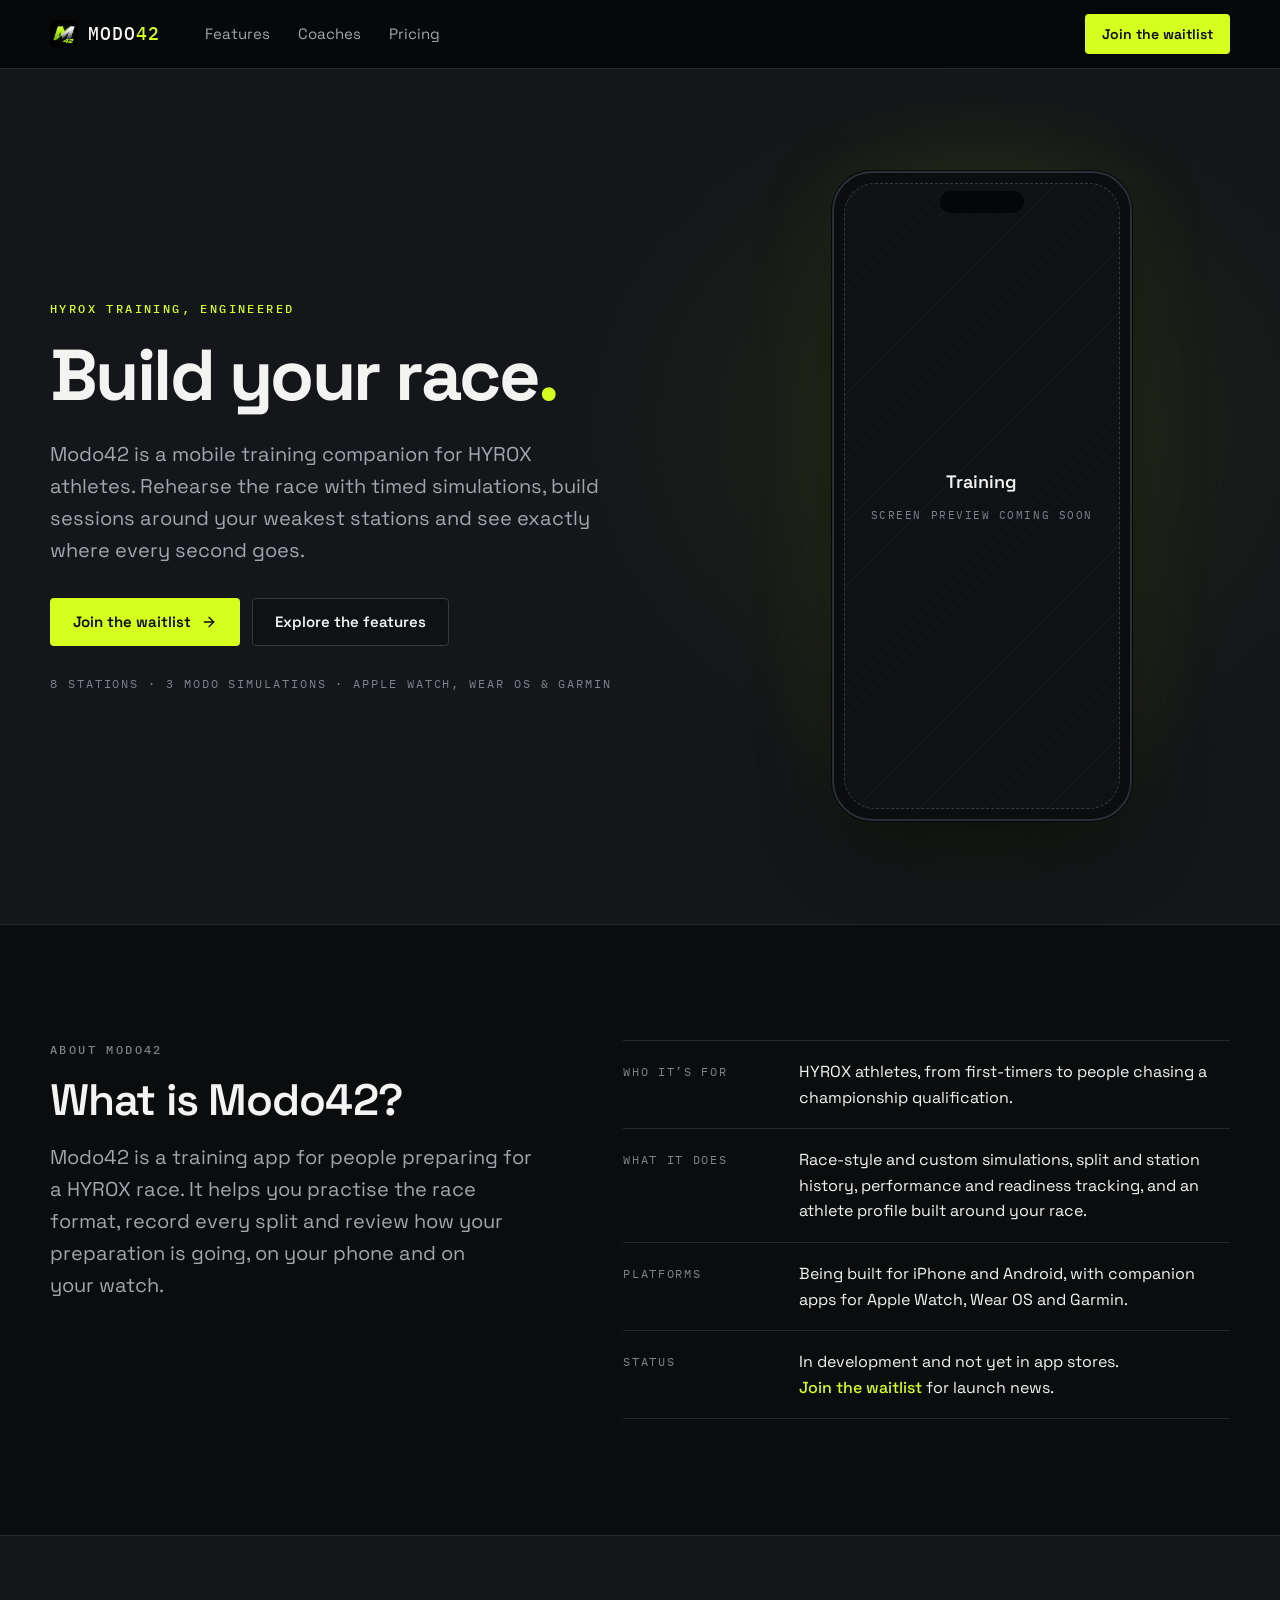
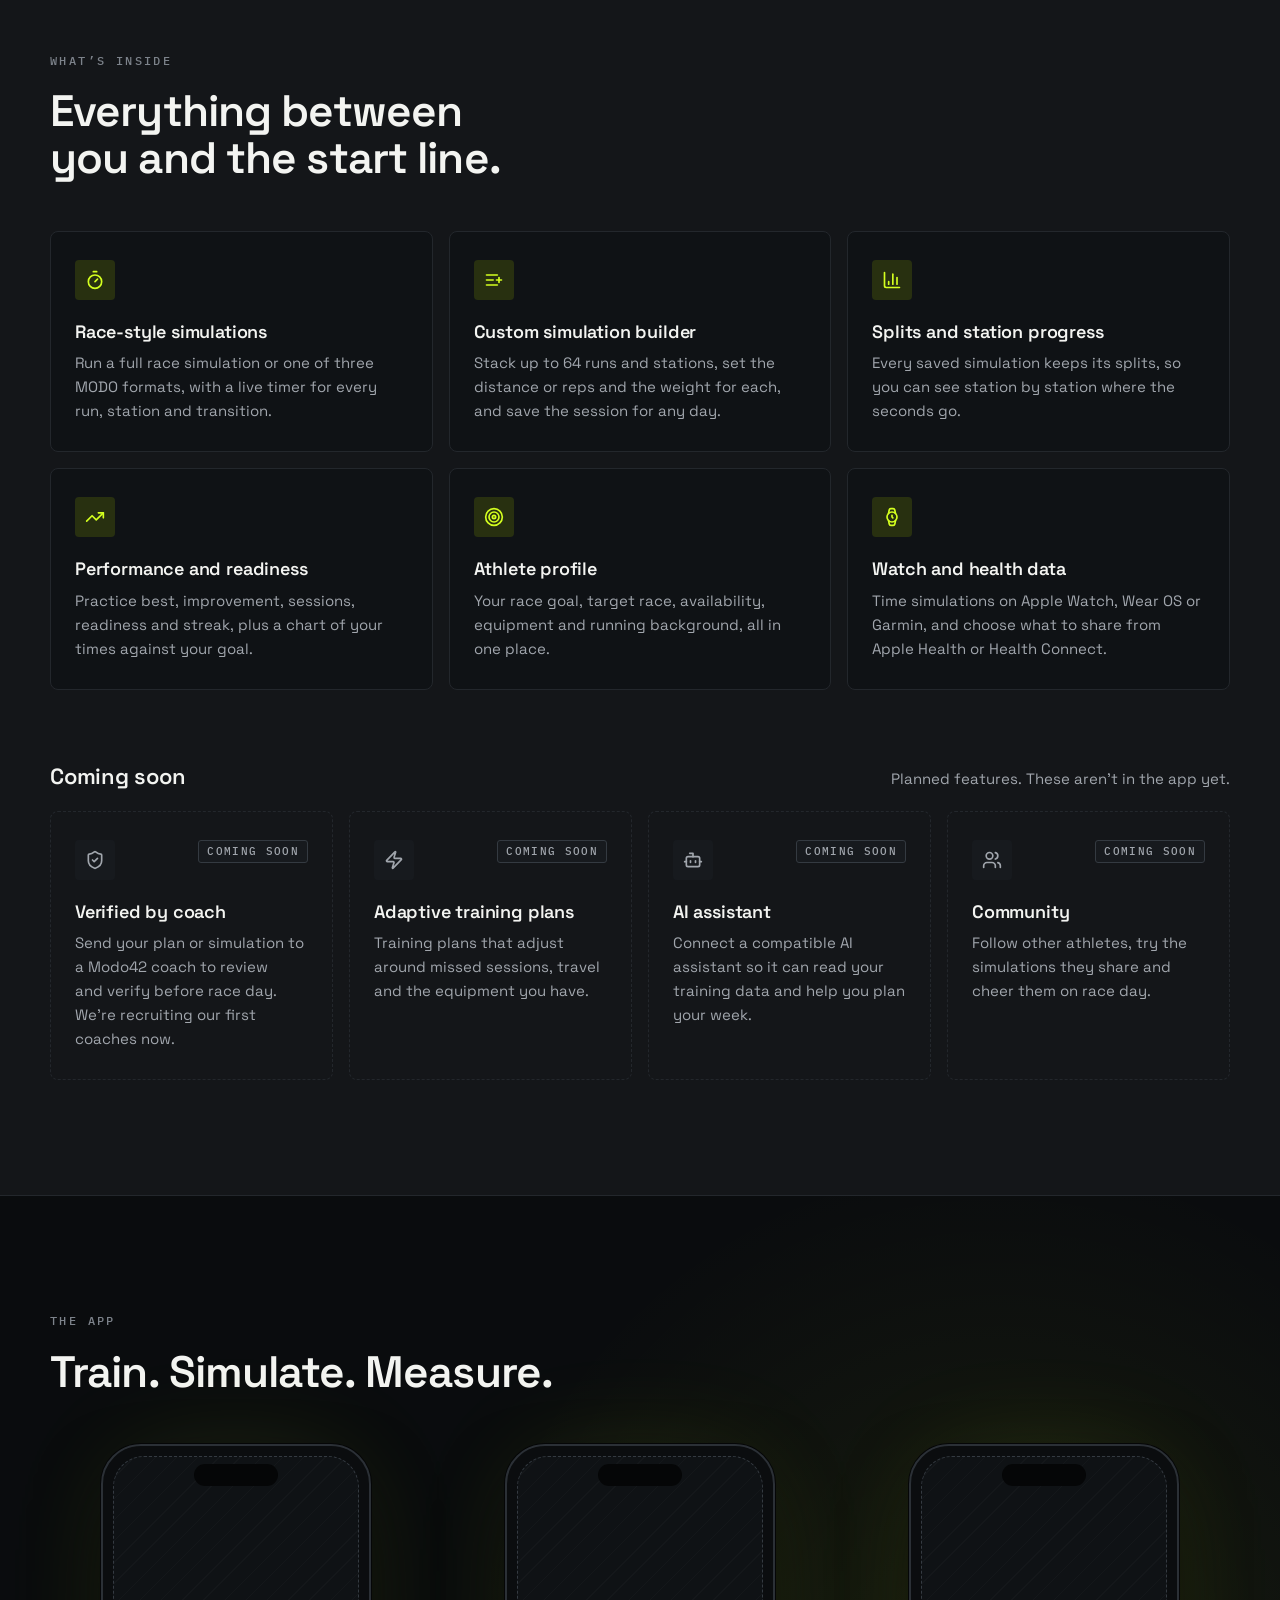
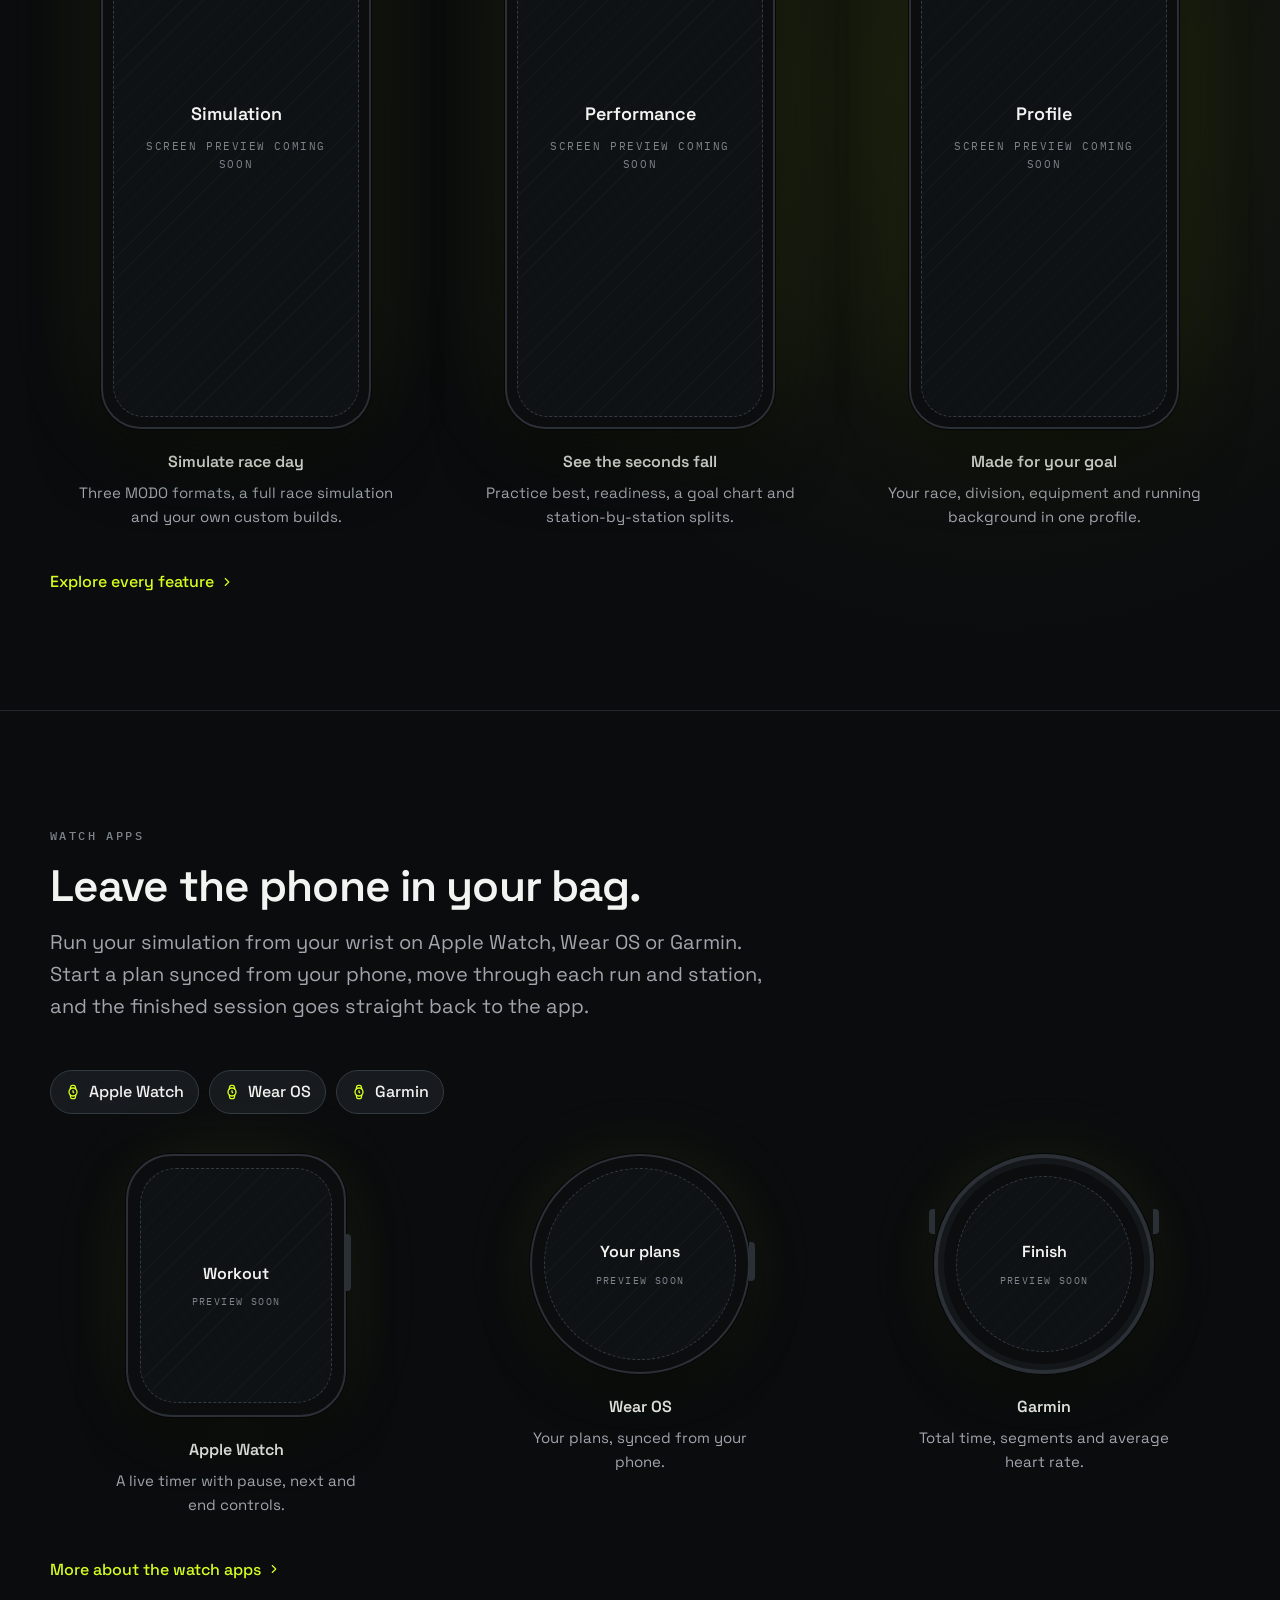
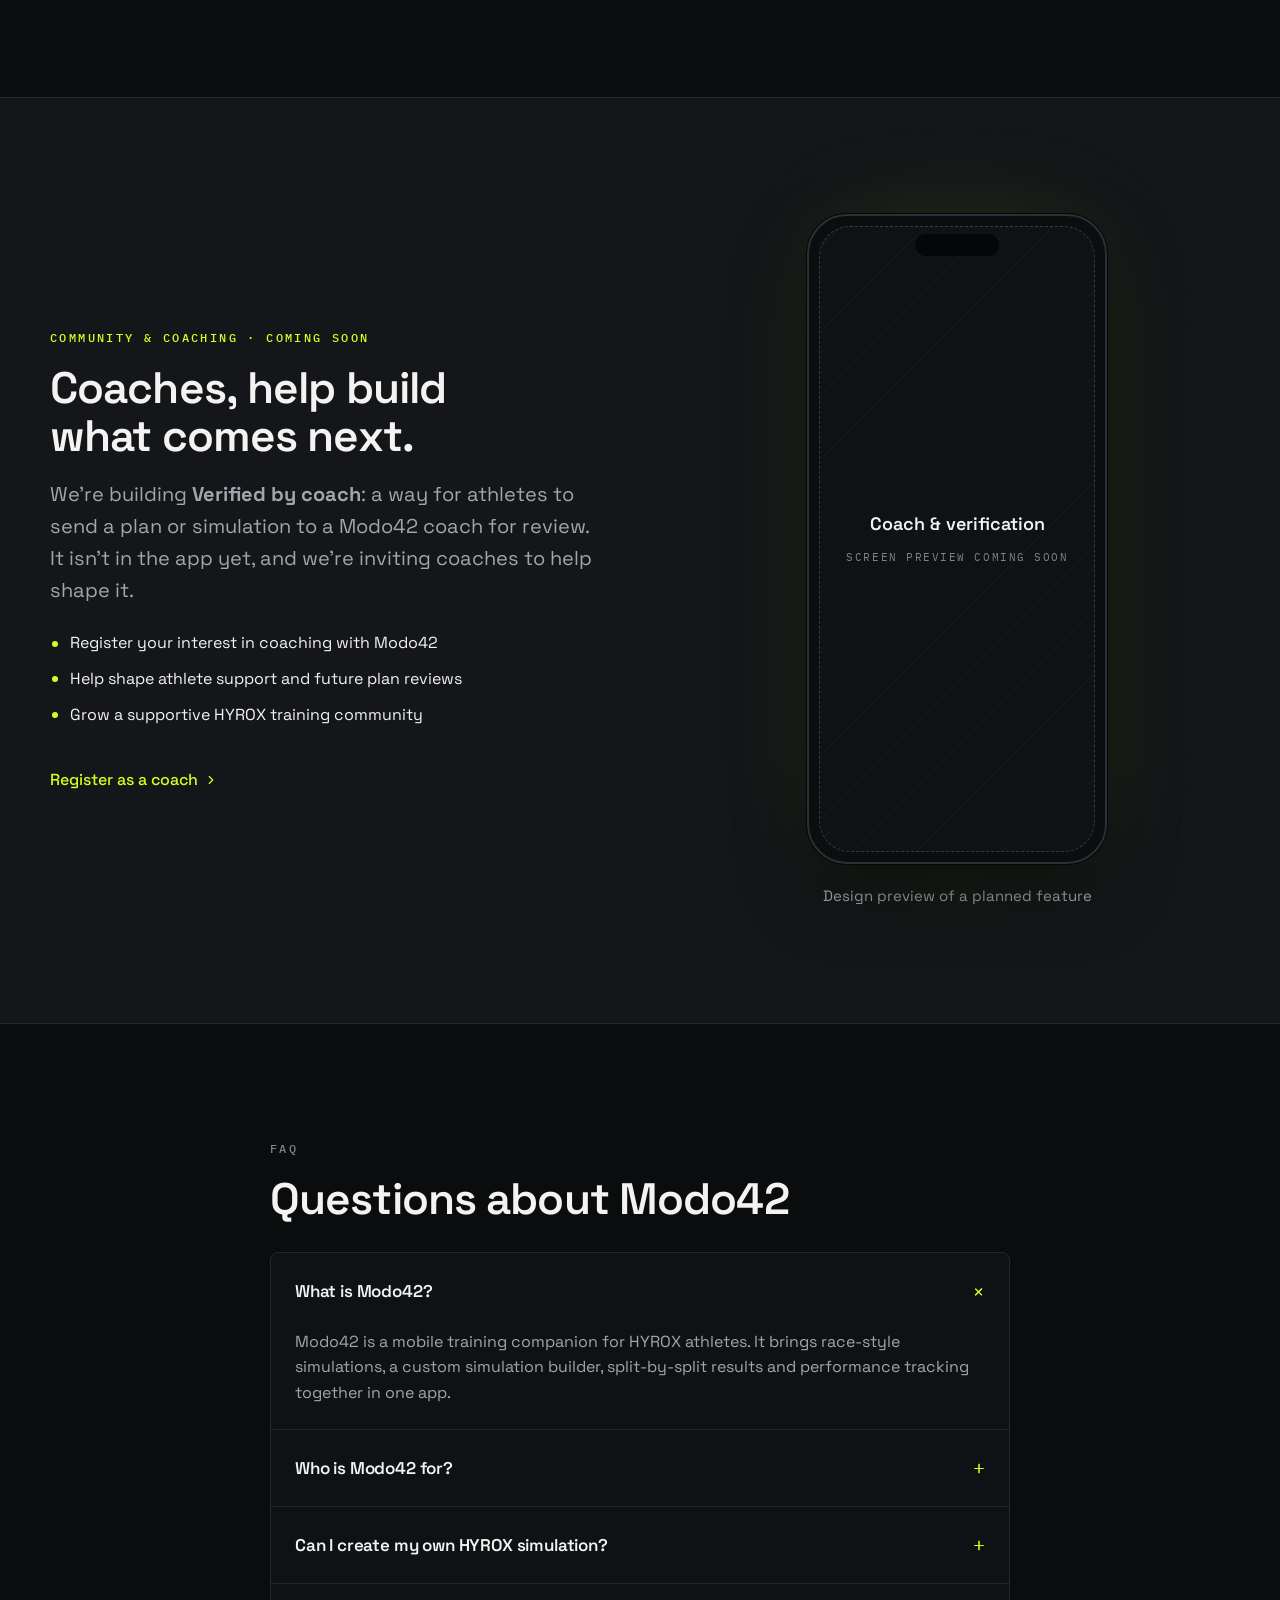
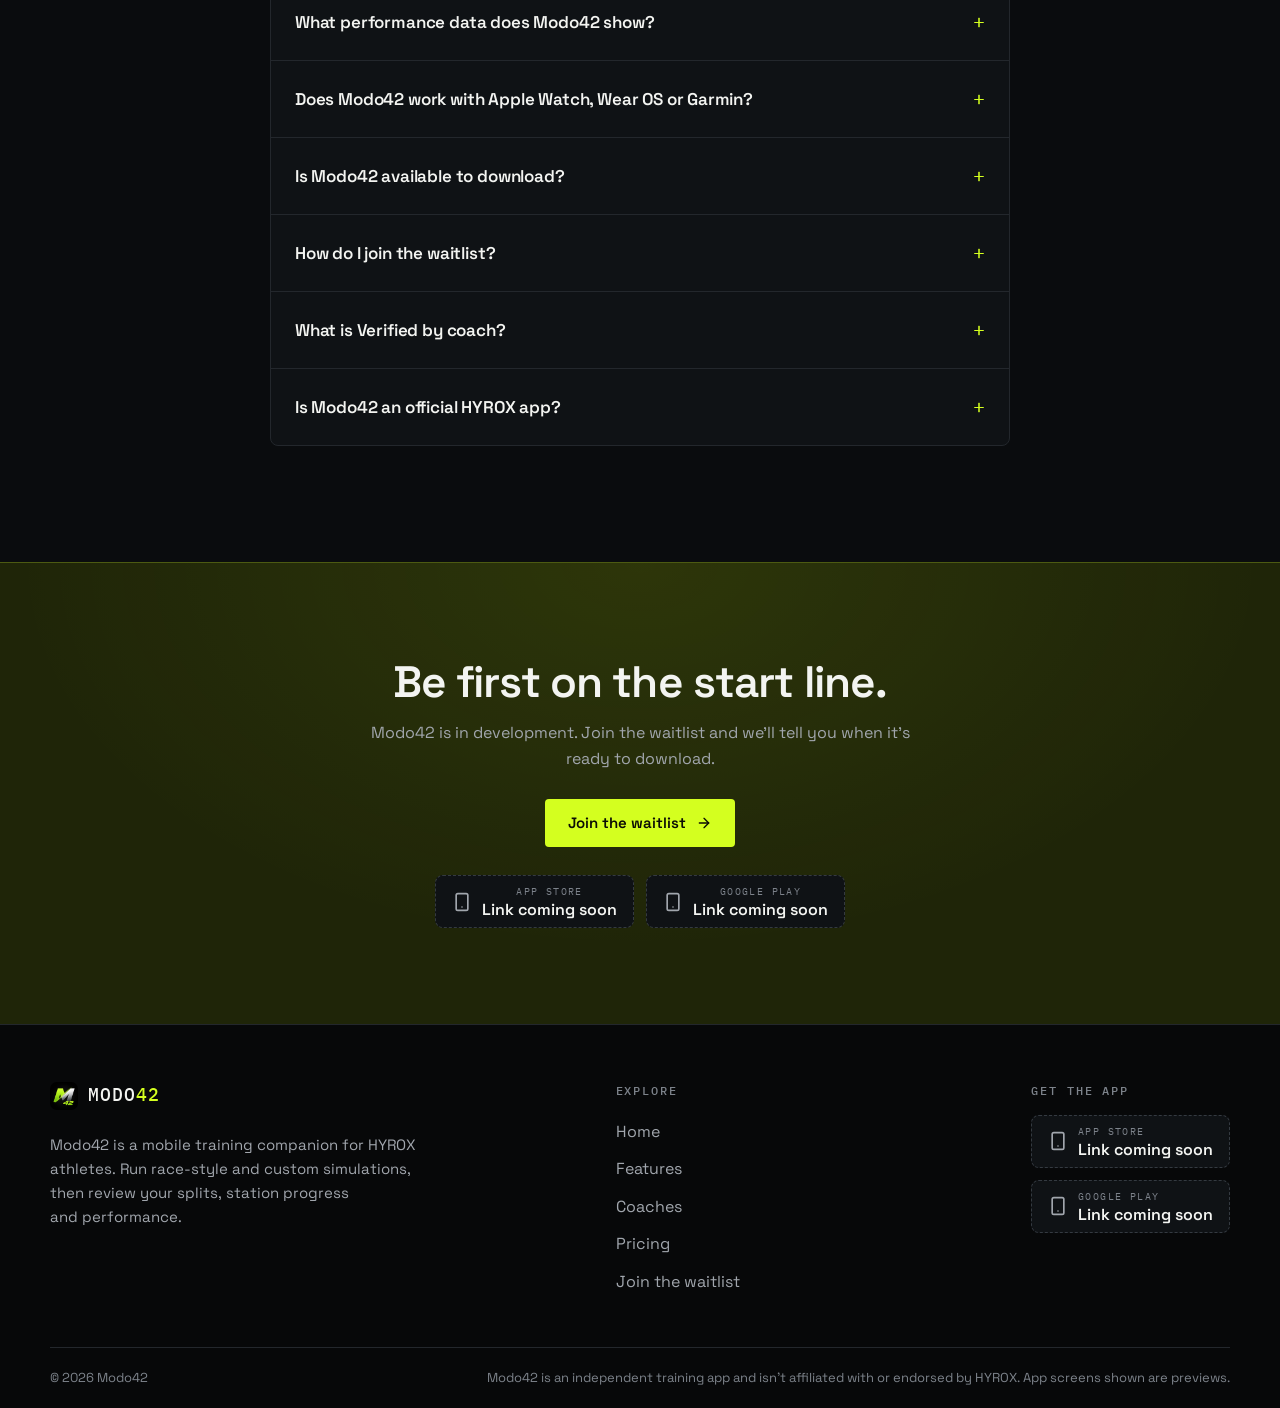
<file: index.html>
<!doctype html>
<html lang="en">
<head>
<meta charset="utf-8">
<meta name="viewport" content="width=device-width, initial-scale=1">
<title>Modo42 — HYROX training app for race simulations and splits</title>
<meta name="description" content="Modo42 is a mobile training companion for HYROX athletes. Run race-style and custom simulations, review splits and station progress, and track your performance.">

<link rel="canonical" href="https://modo42.com/">
<meta name="robots" content="index,follow,max-image-preview:large">
<meta name="theme-color" content="#070809">
<link rel="icon" href="/assets/images/favicon-32.png" sizes="32x32" type="image/png">
<link rel="apple-touch-icon" href="/assets/images/apple-touch-icon.png">
<link rel="preload" href="/assets/fonts/space-grotesk-latin-wght.woff2" as="font" type="font/woff2" crossorigin>
<link rel="stylesheet" href="/styles.css">
<script>document.documentElement.classList.add('js')</script>
<script src="/script.js" defer></script>
<meta property="og:type" content="website">
<meta property="og:site_name" content="Modo42">
<meta property="og:locale" content="en_GB">
<meta property="og:title" content="Modo42 — HYROX training app for race simulations and splits">
<meta property="og:description" content="Modo42 is a mobile training companion for HYROX athletes. Run race-style and custom simulations, review splits and station progress, and track your performance.">
<meta property="og:url" content="https://modo42.com/">
<meta property="og:image" content="https://modo42.com/assets/images/og-image.png">
<meta property="og:image:width" content="1200">
<meta property="og:image:height" content="630">
<meta property="og:image:alt" content="Modo42 — HYROX training and race simulation app">
<meta name="twitter:card" content="summary_large_image">
<meta name="twitter:title" content="Modo42 — HYROX training app for race simulations and splits">
<meta name="twitter:description" content="Modo42 is a mobile training companion for HYROX athletes. Run race-style and custom simulations, review splits and station progress, and track your performance.">
<meta name="twitter:image" content="https://modo42.com/assets/images/og-image.png">
<script type="application/ld+json">
{
  "@context": "https://schema.org",
  "@graph": [
    {
      "@type": "WebSite",
      "@id": "https://modo42.com/#website",
      "url": "https://modo42.com/",
      "name": "Modo42",
      "description": "Modo42 is a mobile training companion for HYROX athletes. Run race-style and custom simulations, then review your splits, station progress and performance.",
      "inLanguage": "en"
    },
    {
      "@type": "SoftwareApplication",
      "@id": "https://modo42.com/#app",
      "name": "Modo42",
      "applicationCategory": "HealthApplication",
      "operatingSystem": "iOS, Android",
      "description": "Modo42 is a mobile training companion for HYROX athletes. Run race-style and custom simulations, then review your splits, station progress and performance.",
      "featureList": [
        "Race-style simulations",
        "Custom simulation builder",
        "Splits and station progress",
        "Performance and readiness",
        "Athlete profile",
        "Watch and health data"
      ]
    },
    {
      "@type": "WebPage",
      "@id": "https://modo42.com/#webpage",
      "url": "https://modo42.com/",
      "name": "Modo42 — HYROX training app for race simulations and splits",
      "description": "Modo42 is a mobile training companion for HYROX athletes. Run race-style and custom simulations, review splits and station progress, and track your performance.",
      "isPartOf": {
        "@id": "https://modo42.com/#website"
      },
      "about": {
        "@id": "https://modo42.com/#app"
      },
      "inLanguage": "en"
    },
    {
      "@type": "FAQPage",
      "@id": "https://modo42.com/#faq",
      "url": "https://modo42.com/",
      "mainEntity": [
        {
          "@type": "Question",
          "name": "What is Modo42?",
          "acceptedAnswer": {
            "@type": "Answer",
            "text": "Modo42 is a mobile training companion for HYROX athletes. It brings race-style simulations, a custom simulation builder, split-by-split results and performance tracking together in one app."
          }
        },
        {
          "@type": "Question",
          "name": "Who is Modo42 for?",
          "acceptedAnswer": {
            "@type": "Answer",
            "text": "Athletes preparing for a HYROX race, whether you want to finish your first event, beat your finish time, qualify for championships or simply get HYROX fit."
          }
        },
        {
          "@type": "Question",
          "name": "Can I create my own HYROX simulation?",
          "acceptedAnswer": {
            "@type": "Answer",
            "text": "Yes. The custom simulation builder lets you add up to 64 runs and stations, set the distance or reps and the weight for each, reorder them and save the session to run later."
          }
        },
        {
          "@type": "Question",
          "name": "What performance data does Modo42 show?",
          "acceptedAnswer": {
            "@type": "Answer",
            "text": "Modo42 keeps the splits and station times from every saved simulation. The Performance view shows your practice best, improvement, session count, readiness, sessions this week and streak, with a chart that compares your times to your goal."
          }
        },
        {
          "@type": "Question",
          "name": "Does Modo42 work with Apple Watch, Wear OS or Garmin?",
          "acceptedAnswer": {
            "@type": "Answer",
            "text": "Yes. Companion apps for Apple Watch, Wear OS and Garmin let you run a simulation from your wrist with pause, next and end controls, then send the finished session back to your phone."
          }
        },
        {
          "@type": "Question",
          "name": "Is Modo42 available to download?",
          "acceptedAnswer": {
            "@type": "Answer",
            "text": "Not yet. Modo42 is in development for iPhone and Android. Join the waitlist to hear when it’s ready."
          }
        },
        {
          "@type": "Question",
          "name": "How do I join the waitlist?",
          "acceptedAnswer": {
            "@type": "Answer",
            "text": "Enter your email address on the Join the waitlist page."
          }
        },
        {
          "@type": "Question",
          "name": "What is Verified by coach?",
          "acceptedAnswer": {
            "@type": "Answer",
            "text": "Verified by coach is a planned Modo42 feature that will let you send your plan or simulation to a Modo42 coach for review. It isn’t available yet, and we’re recruiting our first coaches now."
          }
        },
        {
          "@type": "Question",
          "name": "Is Modo42 an official HYROX app?",
          "acceptedAnswer": {
            "@type": "Answer",
            "text": "No. Modo42 is an independent training app for HYROX athletes and isn’t affiliated with or endorsed by HYROX."
          }
        }
      ]
    }
  ]
}
</script>
</head>
<body>
<a class="skip-link" href="#main">Skip to content</a>
<header class="site-header">
  <div class="wrap header-inner">
    <a class="brand" href="/" aria-label="Modo42 home" aria-current="page"><img src="/assets/images/icon-192.png" alt="" width="28" height="28"><span>MODO<b>42</b></span></a>
    <button class="nav-toggle" type="button" aria-controls="site-nav" aria-expanded="false" aria-label="Open menu">
      <svg class="i icon-open" aria-hidden="true" focusable="false"><use href="/assets/icons.svg#menu"></use></svg><svg class="i icon-close" aria-hidden="true" focusable="false"><use href="/assets/icons.svg#x"></use></svg>
    </button>
    <nav id="site-nav" class="site-nav" aria-label="Main">
      <ul class="nav-links">
<li><a href="/features/">Features</a></li>
<li><a href="/coaches/">Coaches</a></li>
<li><a href="/pricing/">Pricing</a></li>
      </ul>
      <a class="button button--primary button--small nav-cta" href="/join-waitlist/">Join the waitlist</a>
    </nav>
  </div>
</header>
<main id="main">
<section class="hero" aria-labelledby="hero-title">
  <div class="wrap hero-grid">
    <div>
      <p class="eyebrow eyebrow--accent">HYROX training, engineered</p>
      <h1 id="hero-title">Build your race<span class="dot">.</span></h1>
      <p class="lead">Modo42 is a mobile training companion for HYROX athletes. Rehearse the race with timed simulations, build sessions around your weakest stations and see exactly where every second goes.</p>
      <div class="actions">
        <a class="button button--primary" href="/join-waitlist/">Join the waitlist <svg class="i" aria-hidden="true" focusable="false"><use href="/assets/icons.svg#arrow-right"></use></svg></a>
        <a class="button button--secondary" href="/features/">Explore the features</a>
      </div>
      <p class="mono-meta">8 stations · 3 MODO simulations · Apple Watch, Wear OS &amp; Garmin</p>
    </div>
    <figure class="phone">
  <!-- SCREENSHOT: replace the .phone-screen contents with <img src="/assets/images/screens/training.webp" width="..." height="..." alt="..."> -->
  <div class="phone-frame"><div class="phone-screen"><strong>Training</strong><span>Screen preview coming soon</span></div></div>
  
</figure>
  </div>
</section>

<section class="section section--deep" aria-labelledby="what-title">
  <div class="wrap facts">
    <div>
      <p class="eyebrow">About Modo42</p>
      <h2 id="what-title">What is Modo42?</h2>
      <p class="lead">Modo42 is a training app for people preparing for a HYROX race. It helps you practise the race format, record every split and review how your preparation is going, on your phone and on your watch.</p>
    </div>
    <dl class="spec">
      <div><dt>Who it’s for</dt><dd>HYROX athletes, from first-timers to people chasing a championship qualification.</dd></div>
      <div><dt>What it does</dt><dd>Race-style and custom simulations, split and station history, performance and readiness tracking, and an athlete profile built around your race.</dd></div>
      <div><dt>Platforms</dt><dd>Being built for iPhone and Android, with companion apps for Apple Watch, Wear OS and Garmin.</dd></div>
      <div><dt>Status</dt><dd>In development and not yet in app stores. <a class="text-link" href="/join-waitlist/">Join the waitlist</a> for launch news.</dd></div>
    </dl>
  </div>
</section>

<section class="section" aria-labelledby="inside-title">
  <div class="wrap">
    <div class="section-head">
      <p class="eyebrow">What’s inside</p>
      <h2 id="inside-title">Everything between you and the start line.</h2>
    </div>
    <ul class="card-grid">
<li class="card"><span class="icon-tile"><svg class="i" aria-hidden="true" focusable="false"><use href="/assets/icons.svg#timer"></use></svg></span><h3>Race-style simulations</h3><p>Run a full race simulation or one of three MODO formats, with a live timer for every run, station and transition.</p></li>
<li class="card"><span class="icon-tile"><svg class="i" aria-hidden="true" focusable="false"><use href="/assets/icons.svg#list-plus"></use></svg></span><h3>Custom simulation builder</h3><p>Stack up to 64 runs and stations, set the distance or reps and the weight for each, and save the session for any day.</p></li>
<li class="card"><span class="icon-tile"><svg class="i" aria-hidden="true" focusable="false"><use href="/assets/icons.svg#chart"></use></svg></span><h3>Splits and station progress</h3><p>Every saved simulation keeps its splits, so you can see station by station where the seconds go.</p></li>
<li class="card"><span class="icon-tile"><svg class="i" aria-hidden="true" focusable="false"><use href="/assets/icons.svg#trending-up"></use></svg></span><h3>Performance and readiness</h3><p>Practice best, improvement, sessions, readiness and streak, plus a chart of your times against your goal.</p></li>
<li class="card"><span class="icon-tile"><svg class="i" aria-hidden="true" focusable="false"><use href="/assets/icons.svg#target"></use></svg></span><h3>Athlete profile</h3><p>Your race goal, target race, availability, equipment and running background, all in one place.</p></li>
<li class="card"><span class="icon-tile"><svg class="i" aria-hidden="true" focusable="false"><use href="/assets/icons.svg#watch"></use></svg></span><h3>Watch and health data</h3><p>Time simulations on Apple Watch, Wear OS or Garmin, and choose what to share from Apple Health or Health Connect.</p></li>
    </ul>
    <div class="subhead">
      <h3>Coming soon</h3>
      <p>Planned features. These aren’t in the app yet.</p>
    </div>
    <ul class="card-grid card-grid--four">
<li class="card card--soon"><span class="icon-tile"><svg class="i" aria-hidden="true" focusable="false"><use href="/assets/icons.svg#shield-check"></use></svg></span><span class="badge badge--soon">Coming soon</span><h4>Verified by coach</h4><p>Send your plan or simulation to a Modo42 coach to review and verify before race day. We’re recruiting our first coaches now.</p></li>
<li class="card card--soon"><span class="icon-tile"><svg class="i" aria-hidden="true" focusable="false"><use href="/assets/icons.svg#zap"></use></svg></span><span class="badge badge--soon">Coming soon</span><h4>Adaptive training plans</h4><p>Training plans that adjust around missed sessions, travel and the equipment you have.</p></li>
<li class="card card--soon"><span class="icon-tile"><svg class="i" aria-hidden="true" focusable="false"><use href="/assets/icons.svg#bot"></use></svg></span><span class="badge badge--soon">Coming soon</span><h4>AI assistant</h4><p>Connect a compatible AI assistant so it can read your training data and help you plan your week.</p></li>
<li class="card card--soon"><span class="icon-tile"><svg class="i" aria-hidden="true" focusable="false"><use href="/assets/icons.svg#users"></use></svg></span><span class="badge badge--soon">Coming soon</span><h4>Community</h4><p>Follow other athletes, try the simulations they share and cheer them on race day.</p></li>
    </ul>
  </div>
</section>

<section class="section section--glow" aria-labelledby="app-title">
  <div class="wrap">
    <div class="section-head">
      <p class="eyebrow">The app</p>
      <h2 id="app-title">Train. Simulate. Measure.</h2>
    </div>
    <ul class="screen-trio">
      <li><figure class="phone">
  <!-- SCREENSHOT: replace the .phone-screen contents with <img src="/assets/images/screens/simulation.webp" width="..." height="..." alt="..."> -->
  <div class="phone-frame"><div class="phone-screen"><strong>Simulation</strong><span>Screen preview coming soon</span></div></div>
  <figcaption><strong>Simulate race day</strong><span>Three MODO formats, a full race simulation and your own custom builds.</span></figcaption>
</figure></li>
      <li><figure class="phone">
  <!-- SCREENSHOT: replace the .phone-screen contents with <img src="/assets/images/screens/performance.webp" width="..." height="..." alt="..."> -->
  <div class="phone-frame"><div class="phone-screen"><strong>Performance</strong><span>Screen preview coming soon</span></div></div>
  <figcaption><strong>See the seconds fall</strong><span>Practice best, readiness, a goal chart and station-by-station splits.</span></figcaption>
</figure></li>
      <li><figure class="phone">
  <!-- SCREENSHOT: replace the .phone-screen contents with <img src="/assets/images/screens/profile.webp" width="..." height="..." alt="..."> -->
  <div class="phone-frame"><div class="phone-screen"><strong>Profile</strong><span>Screen preview coming soon</span></div></div>
  <figcaption><strong>Made for your goal</strong><span>Your race, division, equipment and running background in one profile.</span></figcaption>
</figure></li>
    </ul>
    <p class="section-foot"><a class="text-link" href="/features/">Explore every feature <svg class="i" aria-hidden="true" focusable="false"><use href="/assets/icons.svg#chevron-right"></use></svg></a></p>
  </div>
</section>

<section class="section section--deep" id="watch" aria-labelledby="watch-title">
  <div class="wrap">
    <div class="section-head">
      <p class="eyebrow">Watch apps</p>
      <h2 id="watch-title">Leave the phone in your bag.</h2>
      <p class="lead">Run your simulation from your wrist on Apple Watch, Wear OS or Garmin. Start a plan synced from your phone, move through each run and station, and the finished session goes straight back to the app.</p>
    </div>
    <ul class="watch-platforms">
      <li><svg class="i" aria-hidden="true" focusable="false"><use href="/assets/icons.svg#watch"></use></svg>Apple Watch</li>
      <li><svg class="i" aria-hidden="true" focusable="false"><use href="/assets/icons.svg#watch"></use></svg>Wear OS</li>
      <li><svg class="i" aria-hidden="true" focusable="false"><use href="/assets/icons.svg#watch"></use></svg>Garmin</li>
    </ul>
    <ul class="watch-row">
      <li><figure class="watch">
  <!-- SCREENSHOT: replace the .watch-screen contents with <img src="/assets/images/screens/watch-apple-workout.webp" width="..." height="..." alt="..."> -->
  <div class="watch-frame watch-frame--square"><div class="watch-screen"><strong>Workout</strong><span>Preview soon</span></div></div>
  <figcaption><strong>Apple Watch</strong><span>A live timer with pause, next and end controls.</span></figcaption>
</figure></li>
      <li><figure class="watch">
  <!-- SCREENSHOT: replace the .watch-screen contents with <img src="/assets/images/screens/watch-wearos-plans.webp" width="..." height="..." alt="..."> -->
  <div class="watch-frame watch-frame--round"><div class="watch-screen"><strong>Your plans</strong><span>Preview soon</span></div></div>
  <figcaption><strong>Wear OS</strong><span>Your plans, synced from your phone.</span></figcaption>
</figure></li>
      <li><figure class="watch">
  <!-- SCREENSHOT: replace the .watch-screen contents with <img src="/assets/images/screens/watch-garmin-finish.webp" width="..." height="..." alt="..."> -->
  <div class="watch-frame watch-frame--garmin"><div class="watch-screen"><strong>Finish</strong><span>Preview soon</span></div></div>
  <figcaption><strong>Garmin</strong><span>Total time, segments and average heart rate.</span></figcaption>
</figure></li>
    </ul>
    <p class="section-foot"><a class="text-link" href="/features/#watch">More about the watch apps <svg class="i" aria-hidden="true" focusable="false"><use href="/assets/icons.svg#chevron-right"></use></svg></a></p>
  </div>
</section>

<section class="section" aria-labelledby="coach-title">
  <div class="wrap split">
    <div class="split-copy">
      <p class="eyebrow eyebrow--accent">Community &amp; coaching · Coming soon</p>
      <h2 id="coach-title">Coaches, help build what comes next.</h2>
      <p class="lead">We’re building <strong>Verified by coach</strong>: a way for athletes to send a plan or simulation to a Modo42 coach for review. It isn’t in the app yet, and we’re inviting coaches to help shape it.</p>
      <ul class="bullet-list">
        <li>Register your interest in coaching with Modo42</li>
        <li>Help shape athlete support and future plan reviews</li>
        <li>Grow a supportive HYROX training community</li>
      </ul>
      <p class="section-foot"><a class="text-link" href="/coaches/">Register as a coach <svg class="i" aria-hidden="true" focusable="false"><use href="/assets/icons.svg#chevron-right"></use></svg></a></p>
    </div>
    <div class="split-media"><figure class="phone">
  <!-- SCREENSHOT: replace the .phone-screen contents with <img src="/assets/images/screens/coach-verification.webp" width="..." height="..." alt="..."> -->
  <div class="phone-frame"><div class="phone-screen"><strong>Coach &amp; verification</strong><span>Screen preview coming soon</span></div></div>
  <figcaption><span>Design preview of a planned feature</span></figcaption>
</figure></div>
  </div>
</section>

<section class="section section--deep" aria-labelledby="faq-title">
  <div class="wrap faq">
    <p class="eyebrow">FAQ</p>
    <h2 id="faq-title">Questions about Modo42</h2>
    <div class="faq-list">
<details class="faq-item" open><summary><h3>What is Modo42?</h3></summary><div class="faq-answer"><p>Modo42 is a mobile training companion for HYROX athletes. It brings race-style simulations, a custom simulation builder, split-by-split results and performance tracking together in one app.</p></div></details>
<details class="faq-item"><summary><h3>Who is Modo42 for?</h3></summary><div class="faq-answer"><p>Athletes preparing for a HYROX race, whether you want to finish your first event, beat your finish time, qualify for championships or simply get HYROX fit.</p></div></details>
<details class="faq-item"><summary><h3>Can I create my own HYROX simulation?</h3></summary><div class="faq-answer"><p>Yes. The custom simulation builder lets you add up to 64 runs and stations, set the distance or reps and the weight for each, reorder them and save the session to run later.</p></div></details>
<details class="faq-item"><summary><h3>What performance data does Modo42 show?</h3></summary><div class="faq-answer"><p>Modo42 keeps the splits and station times from every saved simulation. The Performance view shows your practice best, improvement, session count, readiness, sessions this week and streak, with a chart that compares your times to your goal.</p></div></details>
<details class="faq-item"><summary><h3>Does Modo42 work with Apple Watch, Wear OS or Garmin?</h3></summary><div class="faq-answer"><p>Yes. Companion apps for Apple Watch, Wear OS and Garmin let you run a simulation from your wrist with pause, next and end controls, then send the finished session back to your phone.</p></div></details>
<details class="faq-item"><summary><h3>Is Modo42 available to download?</h3></summary><div class="faq-answer"><p>Not yet. Modo42 is in development for iPhone and Android. Join the waitlist to hear when it’s ready.</p></div></details>
<details class="faq-item"><summary><h3>How do I join the waitlist?</h3></summary><div class="faq-answer"><p>Enter your email address on the <a href="/join-waitlist/">Join the waitlist</a> page.</p></div></details>
<details class="faq-item"><summary><h3>What is Verified by coach?</h3></summary><div class="faq-answer"><p>Verified by coach is a planned Modo42 feature that will let you send your plan or simulation to a Modo42 coach for review. It isn’t available yet, and we’re recruiting our first coaches now.</p></div></details>
<details class="faq-item"><summary><h3>Is Modo42 an official HYROX app?</h3></summary><div class="faq-answer"><p>No. Modo42 is an independent training app for HYROX athletes and isn’t affiliated with or endorsed by HYROX.</p></div></details>
    </div>
    
  </div>
</section>

<section class="cta-band" aria-labelledby="cta-title">
  <div class="wrap">
    <h2 id="cta-title">Be first on the start line.</h2>
    <p>Modo42 is in development. Join the waitlist and we’ll tell you when it’s ready to download.</p>
    <div class="actions"><a class="button button--primary" href="/join-waitlist/">Join the waitlist <svg class="i" aria-hidden="true" focusable="false"><use href="/assets/icons.svg#arrow-right"></use></svg></a></div>
    <ul class="store-links store-links--center"><li><!-- STORE LINK: replace this span with <a href="APP-STORE_URL"> and the official badge --><span class="store-link" data-store-link="app-store"><svg class="i" aria-hidden="true" focusable="false"><use href="/assets/icons.svg#smartphone"></use></svg><span><small>App Store</small><b>Link coming soon</b></span></span></li><li><!-- STORE LINK: replace this span with <a href="GOOGLE-PLAY_URL"> and the official badge --><span class="store-link" data-store-link="google-play"><svg class="i" aria-hidden="true" focusable="false"><use href="/assets/icons.svg#smartphone"></use></svg><span><small>Google Play</small><b>Link coming soon</b></span></span></li></ul>
  </div>
</section>
</main>
<footer class="site-footer">
  <div class="wrap">
    <div class="footer-grid">
      <div class="footer-about">
        <a class="brand" href="/" aria-label="Modo42 home"><img src="/assets/images/icon-192.png" alt="" width="28" height="28" loading="lazy"><span>MODO<b>42</b></span></a>
        <p>Modo42 is a mobile training companion for HYROX athletes. Run race-style and custom simulations, then review your splits, station progress and performance.</p>
      </div>
      <nav aria-label="Footer">
        <p class="footer-heading">Explore</p>
        <ul class="footer-links">
          <li><a href="/">Home</a></li>
          <li><a href="/features/">Features</a></li>
          <li><a href="/coaches/">Coaches</a></li>
          <li><a href="/pricing/">Pricing</a></li>
          <li><a href="/join-waitlist/">Join the waitlist</a></li>
        </ul>
      </nav>
      <div>
        <p class="footer-heading">Get the app</p>
        <ul class="store-links store-links--stack"><li><!-- STORE LINK: replace this span with <a href="APP-STORE_URL"> and the official badge --><span class="store-link" data-store-link="app-store"><svg class="i" aria-hidden="true" focusable="false"><use href="/assets/icons.svg#smartphone"></use></svg><span><small>App Store</small><b>Link coming soon</b></span></span></li><li><!-- STORE LINK: replace this span with <a href="GOOGLE-PLAY_URL"> and the official badge --><span class="store-link" data-store-link="google-play"><svg class="i" aria-hidden="true" focusable="false"><use href="/assets/icons.svg#smartphone"></use></svg><span><small>Google Play</small><b>Link coming soon</b></span></span></li></ul>
      </div>
    </div>
    <div class="footer-legal">
      <span>© 2026 Modo42</span>
      <span>Modo42 is an independent training app and isn’t affiliated with or endorsed by HYROX. App screens shown are previews.</span>
    </div>
  </div>
</footer>
</body>
</html>
</file>
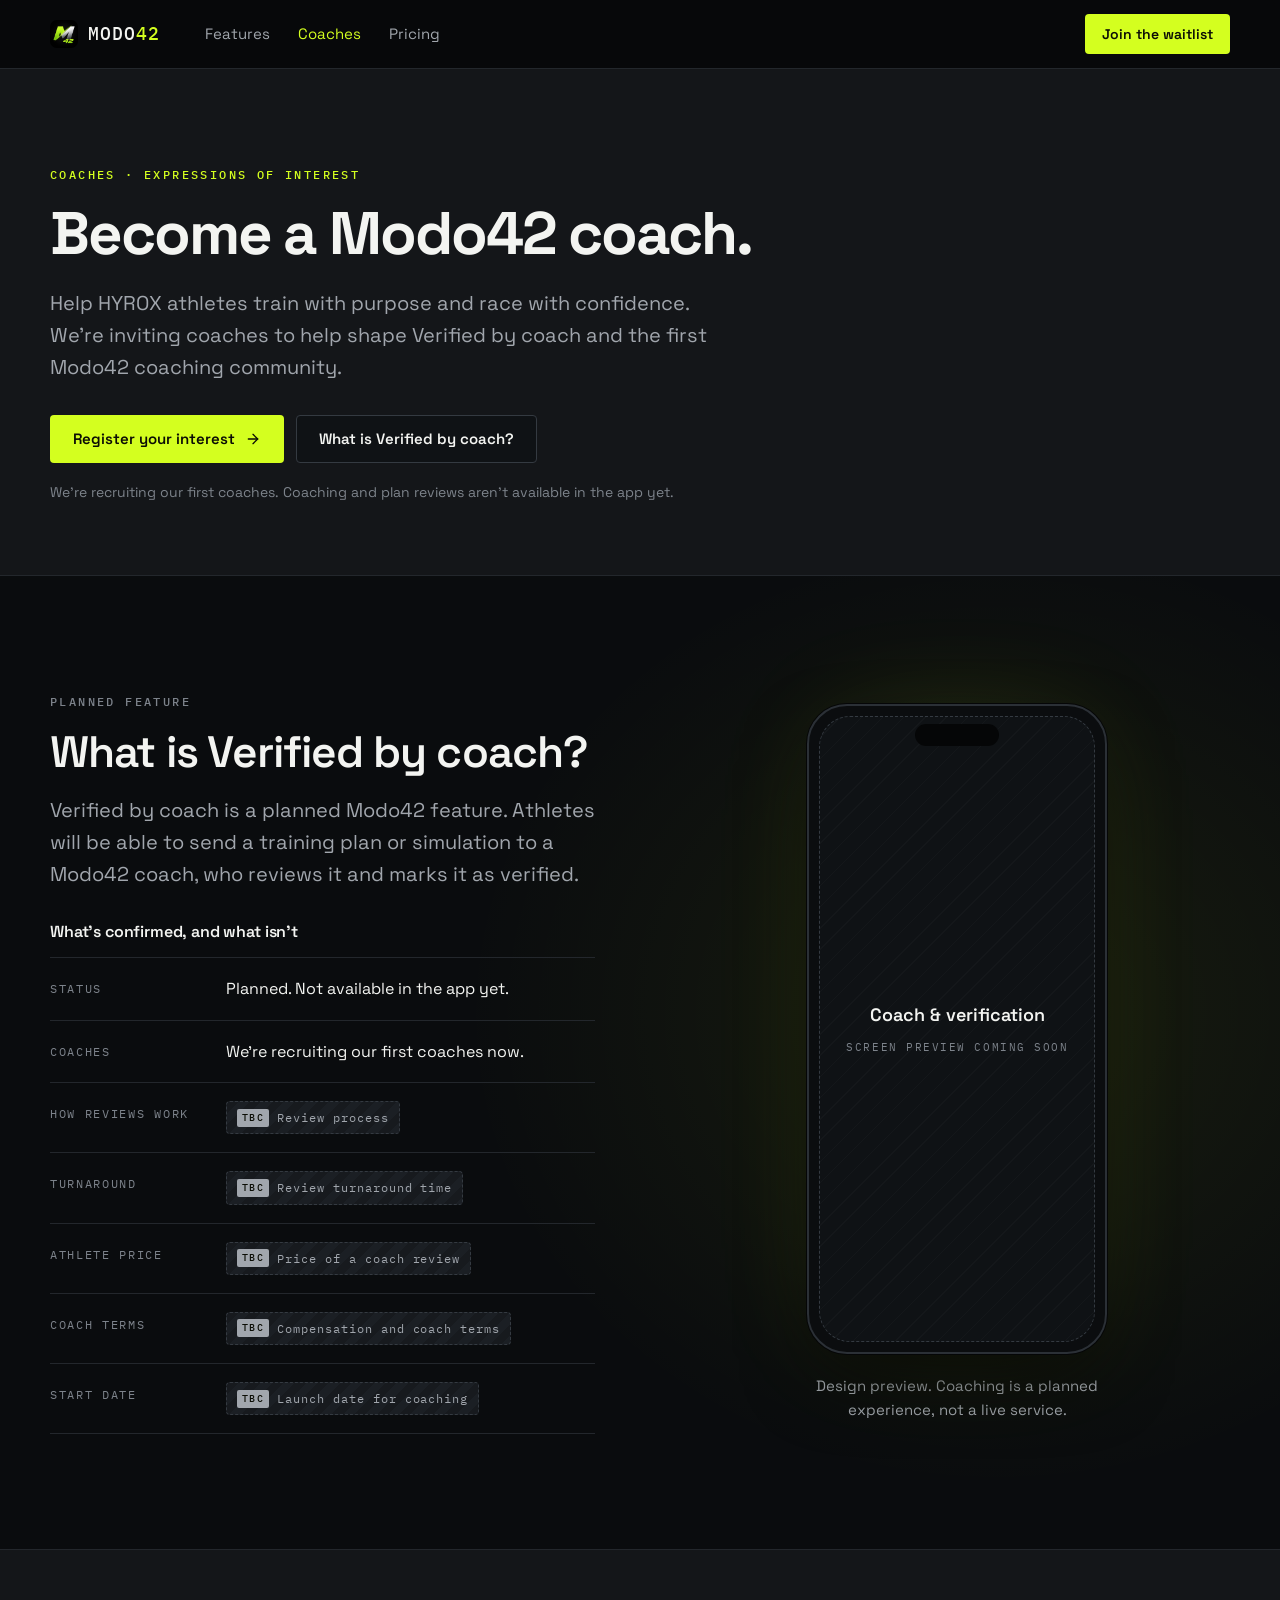
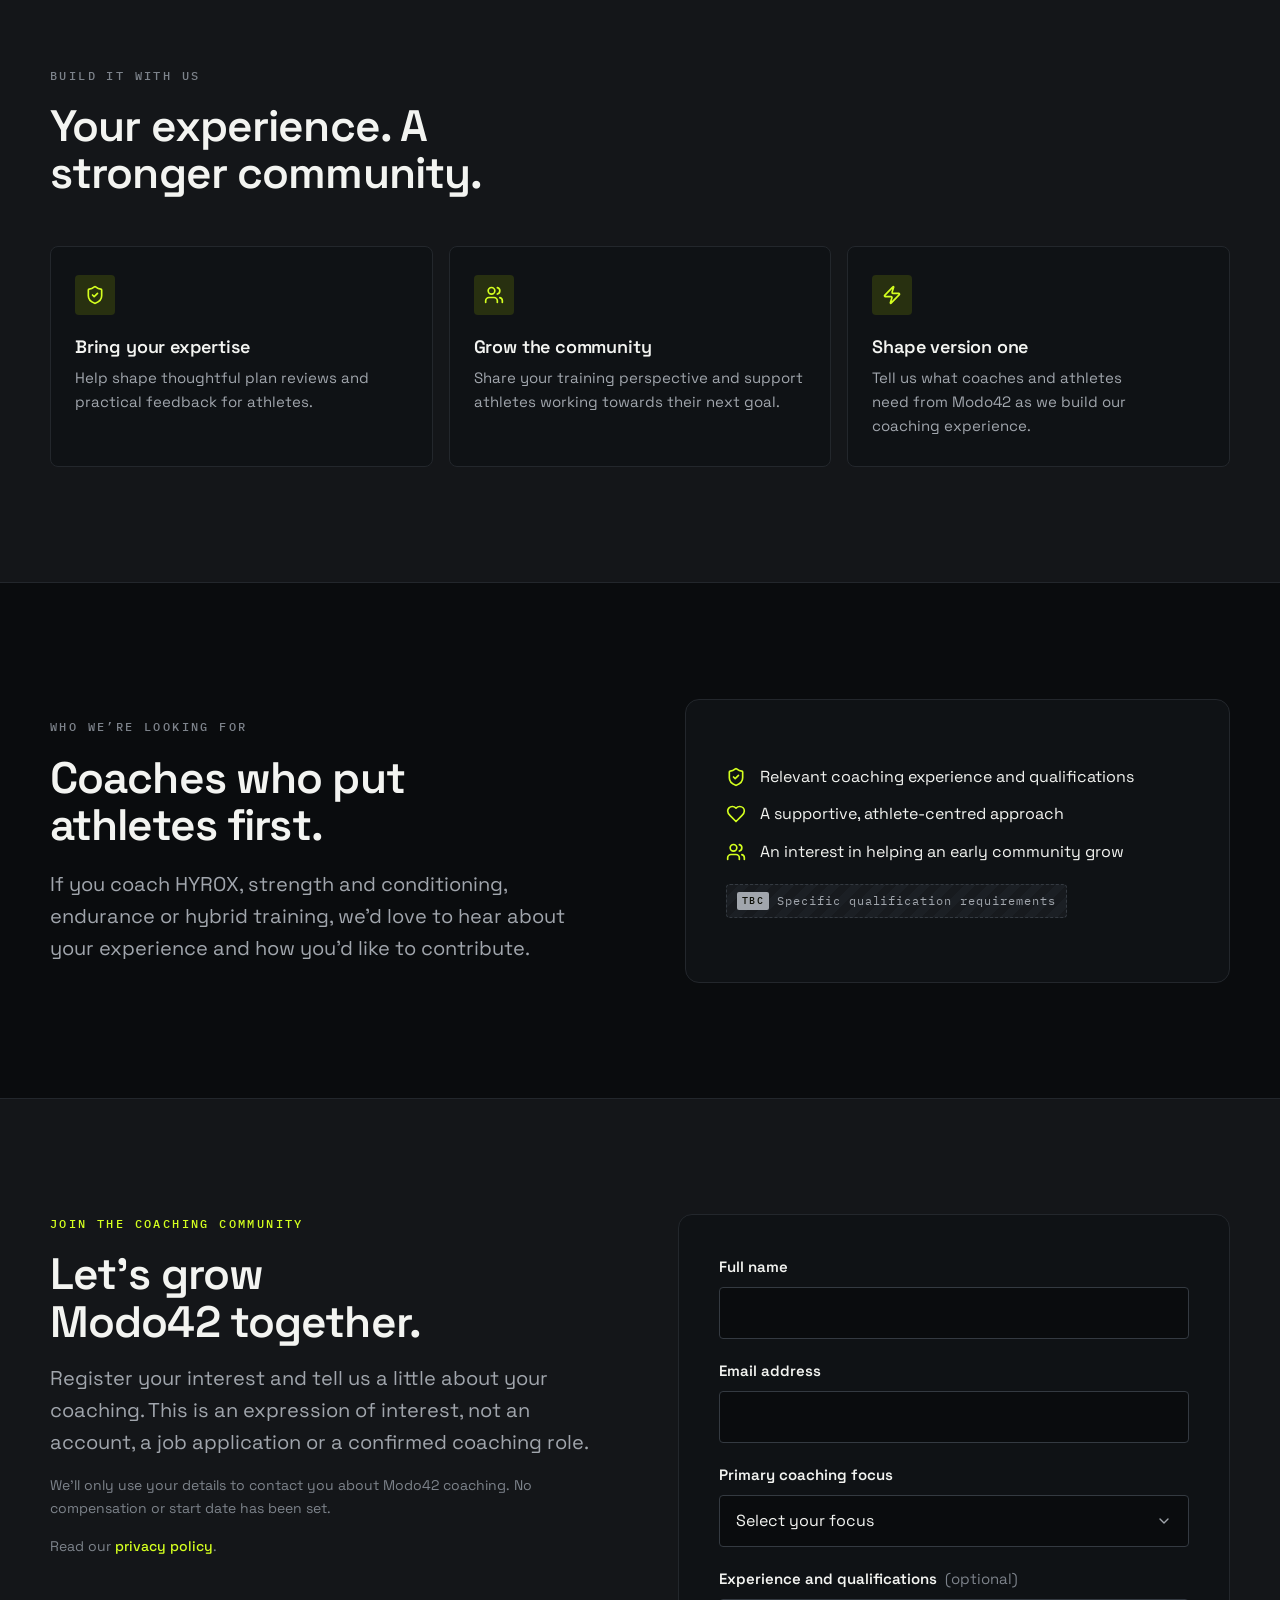
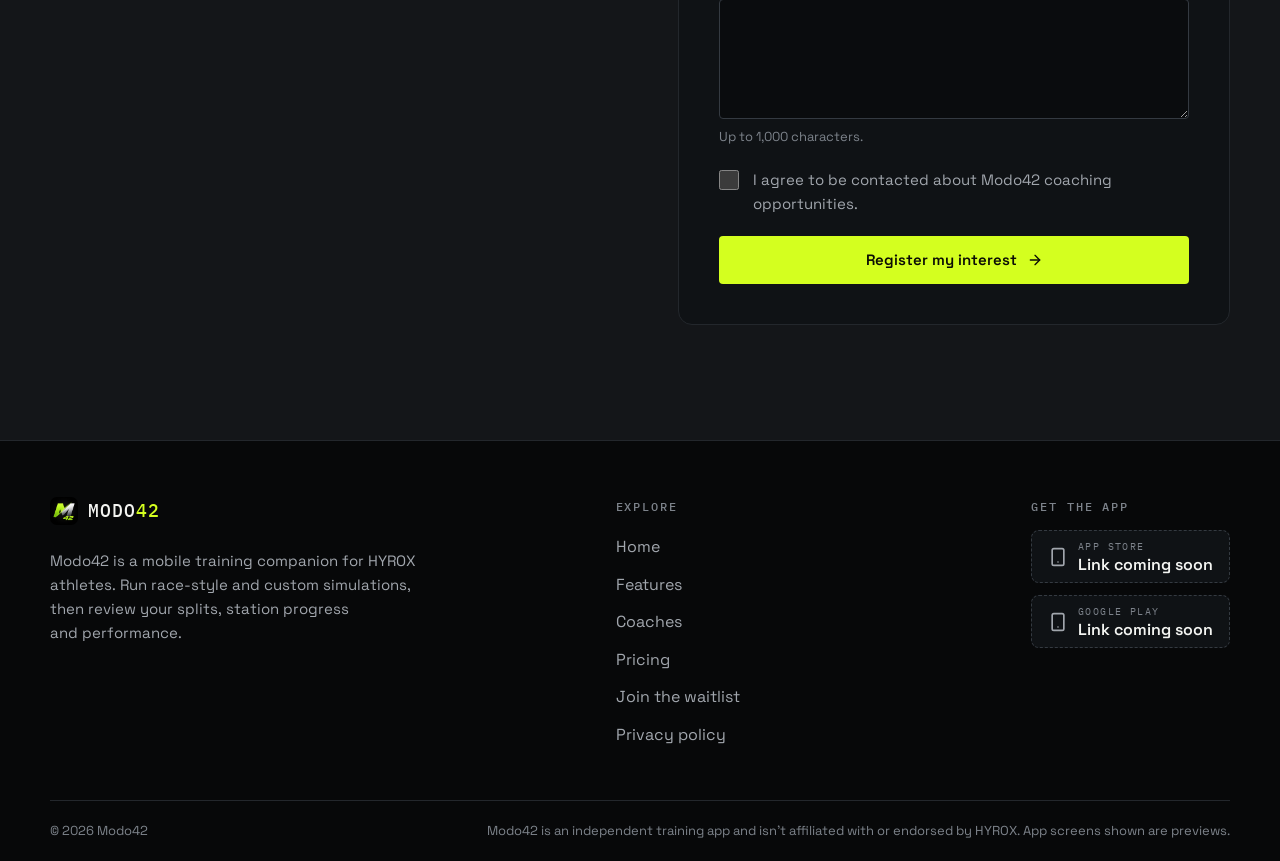
<file: coaches/index.html>
<!doctype html>
<html lang="en">
<head>
<meta charset="utf-8">
<meta name="viewport" content="width=device-width, initial-scale=1">
<title>Coaches — register your interest | Modo42</title>
<meta name="description" content="Modo42 is recruiting its first coaches to help shape Verified by coach, a planned plan-review feature for HYROX athletes. Register your interest.">

<link rel="canonical" href="https://modo42.com/coaches/">
<meta name="robots" content="index,follow,max-image-preview:large">
<meta name="theme-color" content="#070809">
<link rel="icon" href="/assets/images/favicon-32.png" sizes="32x32" type="image/png">
<link rel="apple-touch-icon" href="/assets/images/apple-touch-icon.png">
<link rel="preload" href="/assets/fonts/space-grotesk-latin-wght.woff2" as="font" type="font/woff2" crossorigin>
<link rel="stylesheet" href="/styles.css">
<script>document.documentElement.classList.add('js')</script>
<script src="/script.js" defer></script>
<meta property="og:type" content="website">
<meta property="og:site_name" content="Modo42">
<meta property="og:locale" content="en_GB">
<meta property="og:title" content="Coaches — register your interest | Modo42">
<meta property="og:description" content="Modo42 is recruiting its first coaches to help shape Verified by coach, a planned plan-review feature for HYROX athletes. Register your interest.">
<meta property="og:url" content="https://modo42.com/coaches/">
<meta property="og:image" content="https://modo42.com/assets/images/og-image.png">
<meta property="og:image:width" content="1200">
<meta property="og:image:height" content="630">
<meta property="og:image:alt" content="Modo42 — HYROX training and race simulation app">
<meta name="twitter:card" content="summary_large_image">
<meta name="twitter:title" content="Coaches — register your interest | Modo42">
<meta name="twitter:description" content="Modo42 is recruiting its first coaches to help shape Verified by coach, a planned plan-review feature for HYROX athletes. Register your interest.">
<meta name="twitter:image" content="https://modo42.com/assets/images/og-image.png">
<script type="application/ld+json">
{
  "@context": "https://schema.org",
  "@graph": [
    {
      "@type": "WebSite",
      "@id": "https://modo42.com/#website",
      "url": "https://modo42.com/",
      "name": "Modo42",
      "description": "Modo42 is a mobile training companion for HYROX athletes. Run race-style and custom simulations, then review your splits, station progress and performance.",
      "inLanguage": "en"
    },
    {
      "@type": "SoftwareApplication",
      "@id": "https://modo42.com/#app",
      "name": "Modo42",
      "applicationCategory": "HealthApplication",
      "operatingSystem": "iOS, Android",
      "description": "Modo42 is a mobile training companion for HYROX athletes. Run race-style and custom simulations, then review your splits, station progress and performance."
    },
    {
      "@type": "WebPage",
      "@id": "https://modo42.com/coaches/#webpage",
      "url": "https://modo42.com/coaches/",
      "name": "Coaches — register your interest | Modo42",
      "description": "Modo42 is recruiting its first coaches to help shape Verified by coach, a planned plan-review feature for HYROX athletes. Register your interest.",
      "isPartOf": {
        "@id": "https://modo42.com/#website"
      },
      "about": {
        "@id": "https://modo42.com/#app"
      },
      "inLanguage": "en",
      "breadcrumb": {
        "@id": "https://modo42.com/coaches/#breadcrumb"
      }
    },
    {
      "@type": "BreadcrumbList",
      "@id": "https://modo42.com/coaches/#breadcrumb",
      "itemListElement": [
        {
          "@type": "ListItem",
          "position": 1,
          "name": "Home",
          "item": "https://modo42.com/"
        },
        {
          "@type": "ListItem",
          "position": 2,
          "name": "Coaches",
          "item": "https://modo42.com/coaches/"
        }
      ]
    }
  ]
}
</script>
</head>
<body>
<a class="skip-link" href="#main">Skip to content</a>
<header class="site-header">
  <div class="wrap header-inner">
    <a class="brand" href="/" aria-label="Modo42 home"><img src="/assets/images/icon-192.png" alt="" width="28" height="28"><span>MODO<b>42</b></span></a>
    <button class="nav-toggle" type="button" aria-controls="site-nav" aria-expanded="false" aria-label="Open menu">
      <svg class="i icon-open" aria-hidden="true" focusable="false"><use href="/assets/icons.svg#menu"></use></svg><svg class="i icon-close" aria-hidden="true" focusable="false"><use href="/assets/icons.svg#x"></use></svg>
    </button>
    <nav id="site-nav" class="site-nav" aria-label="Main">
      <ul class="nav-links">
<li><a href="/features/">Features</a></li>
<li><a href="/coaches/" aria-current="page">Coaches</a></li>
<li><a href="/pricing/">Pricing</a></li>
      </ul>
      <a class="button button--primary button--small nav-cta" href="/join-waitlist/">Join the waitlist</a>
    </nav>
  </div>
</header>
<main id="main">
<section class="page-hero" aria-labelledby="page-title">
  <div class="wrap">
    <p class="eyebrow eyebrow--accent">Coaches · Expressions of interest</p>
    <h1 id="page-title">Become a Modo42 coach.</h1>
    <p class="lead">Help HYROX athletes train with purpose and race with confidence. We’re inviting coaches to help shape Verified by coach and the first Modo42 coaching community.</p>
    <div class="actions">
      <a class="button button--primary" href="#register">Register your interest <svg class="i" aria-hidden="true" focusable="false"><use href="/assets/icons.svg#arrow-right"></use></svg></a>
      <a class="button button--secondary" href="#verified">What is Verified by coach?</a>
    </div>
    <p class="note hero-note">We’re recruiting our first coaches. Coaching and plan reviews aren’t available in the app yet.</p>
  </div>
</section>

<section class="section section--glow" id="verified" aria-labelledby="verified-title">
  <div class="wrap split">
    <div class="split-copy">
      <p class="eyebrow">Planned feature</p>
      <h2 id="verified-title">What is Verified by coach?</h2>
      <p class="lead">Verified by coach is a planned Modo42 feature. Athletes will be able to send a training plan or simulation to a Modo42 coach, who reviews it and marks it as verified.</p>
      <h3 class="spec-title">What’s confirmed, and what isn’t</h3>
      <dl class="spec">
        <div><dt>Status</dt><dd>Planned. Not available in the app yet.</dd></div>
        <div><dt>Coaches</dt><dd>We’re recruiting our first coaches now.</dd></div>
        <div><dt>How reviews work</dt><dd><span class="tbc">Review process</span></dd></div>
        <div><dt>Turnaround</dt><dd><span class="tbc">Review turnaround time</span></dd></div>
        <div><dt>Athlete price</dt><dd><span class="tbc">Price of a coach review</span></dd></div>
        <div><dt>Coach terms</dt><dd><span class="tbc">Compensation and coach terms</span></dd></div>
        <div><dt>Start date</dt><dd><span class="tbc">Launch date for coaching</span></dd></div>
      </dl>
    </div>
    <div class="split-media"><figure class="phone">
  <!-- SCREENSHOT: replace the .phone-screen contents with <img src="/assets/images/screens/coach-verification.webp" width="..." height="..." alt="..."> -->
  <div class="phone-frame"><div class="phone-screen"><strong>Coach &amp; verification</strong><span>Screen preview coming soon</span></div></div>
  <figcaption><span>Design preview. Coaching is a planned experience, not a live service.</span></figcaption>
</figure></div>
  </div>
</section>

<section class="section" aria-labelledby="build-title">
  <div class="wrap">
    <div class="section-head">
      <p class="eyebrow">Build it with us</p>
      <h2 id="build-title">Your experience. A stronger community.</h2>
    </div>
    <ul class="card-grid">
<li class="card"><span class="icon-tile"><svg class="i" aria-hidden="true" focusable="false"><use href="/assets/icons.svg#shield-check"></use></svg></span><h3>Bring your expertise</h3><p>Help shape thoughtful plan reviews and practical feedback for athletes.</p></li>
<li class="card"><span class="icon-tile"><svg class="i" aria-hidden="true" focusable="false"><use href="/assets/icons.svg#users"></use></svg></span><h3>Grow the community</h3><p>Share your training perspective and support athletes working towards their next goal.</p></li>
<li class="card"><span class="icon-tile"><svg class="i" aria-hidden="true" focusable="false"><use href="/assets/icons.svg#zap"></use></svg></span><h3>Shape version one</h3><p>Tell us what coaches and athletes need from Modo42 as we build our coaching experience.</p></li>
    </ul>
  </div>
</section>

<section class="section section--deep" aria-labelledby="looking-title">
  <div class="wrap split">
    <div class="split-copy">
      <p class="eyebrow">Who we’re looking for</p>
      <h2 id="looking-title">Coaches who put athletes first.</h2>
      <p class="lead">If you coach HYROX, strength and conditioning, endurance or hybrid training, we’d love to hear about your experience and how you’d like to contribute.</p>
    </div>
    <div class="form-card">
      <ul class="checklist checklist--icons">
        <li><svg class="i" aria-hidden="true" focusable="false"><use href="/assets/icons.svg#shield-check"></use></svg><span>Relevant coaching experience and qualifications</span></li>
        <li><svg class="i" aria-hidden="true" focusable="false"><use href="/assets/icons.svg#heart"></use></svg><span>A supportive, athlete-centred approach</span></li>
        <li><svg class="i" aria-hidden="true" focusable="false"><use href="/assets/icons.svg#users"></use></svg><span>An interest in helping an early community grow</span></li>
      </ul>
      <p class="note tbc-row"><span class="tbc">Specific qualification requirements</span></p>
    </div>
  </div>
</section>

<section class="section" id="register" aria-labelledby="register-title">
  <div class="wrap form-layout">
    <div>
      <p class="eyebrow eyebrow--accent">Join the coaching community</p>
      <h2 id="register-title">Let’s grow Modo42 together.</h2>
      <p class="lead">Register your interest and tell us a little about your coaching. This is an expression of interest, not an account, a job application or a confirmed coaching role.</p>
      <p class="note form-aside">We’ll only use your details to contact you about Modo42 coaching. No compensation or start date has been set.</p>
      <p class="note form-aside">Read our <a class="text-link" href="/privacy/">privacy policy</a>.</p>
    </div>
    <div class="form-card">
      <!-- Submits to functions/api/signup.js. See README.md → Connect the forms. -->
      <form data-form="coach" data-endpoint="/api/signup" method="post" data-success="Thanks, we’ve got your details." data-success-body="We’ll be in touch about Modo42 coaching.">
        <div class="field">
          <label for="coach-name">Full name</label>
          <input class="input" id="coach-name" name="name" type="text" autocomplete="name" maxlength="120" required aria-describedby="coach-name-error">
          <p class="field-error" id="coach-name-error"></p>
        </div>
        <div class="field">
          <label for="coach-email">Email address</label>
          <input class="input" id="coach-email" name="email" type="email" autocomplete="email" inputmode="email" maxlength="254" required aria-describedby="coach-email-error">
          <p class="field-error" id="coach-email-error"></p>
        </div>
        <div class="field">
          <label for="coach-focus">Primary coaching focus</label>
          <select class="select" id="coach-focus" name="focus" required aria-describedby="coach-focus-error">
            <option value="">Select your focus</option>
            <option>HYROX</option>
            <option>Strength and conditioning</option>
            <option>Running and endurance</option>
            <option>Hybrid training</option>
            <option>Other</option>
          </select>
          <p class="field-error" id="coach-focus-error"></p>
        </div>
        <div class="field">
          <label for="coach-experience">Experience and qualifications <span class="optional">(optional)</span></label>
          <textarea class="textarea" id="coach-experience" name="experience" maxlength="1000" aria-describedby="coach-experience-hint coach-experience-error"></textarea>
          <p class="hint" id="coach-experience-hint">Up to 1,000 characters.</p>
          <p class="field-error" id="coach-experience-error"></p>
        </div>
        <div class="honeypot" aria-hidden="true">
          <label for="coach-company">Company</label>
          <input id="coach-company" name="company" type="text" tabindex="-1" autocomplete="off">
        </div>
        <label class="check">
          <input id="coach-consent" name="consent" type="checkbox" value="yes" required aria-describedby="coach-consent-error">
          <span>I agree to be contacted about Modo42 coaching opportunities.</span>
        </label>
        <p class="field-error" id="coach-consent-error"></p>
        <button class="button button--primary button--block" type="submit">Register my interest <svg class="i" aria-hidden="true" focusable="false"><use href="/assets/icons.svg#arrow-right"></use></svg></button>
        <div class="form-status" role="status" tabindex="-1"></div>
      </form>
    </div>
  </div>
</section>
</main>
<footer class="site-footer">
  <div class="wrap">
    <div class="footer-grid">
      <div class="footer-about">
        <a class="brand" href="/" aria-label="Modo42 home"><img src="/assets/images/icon-192.png" alt="" width="28" height="28" loading="lazy"><span>MODO<b>42</b></span></a>
        <p>Modo42 is a mobile training companion for HYROX athletes. Run race-style and custom simulations, then review your splits, station progress and performance.</p>
      </div>
      <nav aria-label="Footer">
        <p class="footer-heading">Explore</p>
        <ul class="footer-links">
          <li><a href="/">Home</a></li>
          <li><a href="/features/">Features</a></li>
          <li><a href="/coaches/">Coaches</a></li>
          <li><a href="/pricing/">Pricing</a></li>
          <li><a href="/join-waitlist/">Join the waitlist</a></li>
          <li><a href="/privacy/">Privacy policy</a></li>
        </ul>
      </nav>
      <div>
        <p class="footer-heading">Get the app</p>
        <ul class="store-links store-links--stack"><li><!-- STORE LINK: replace this span with <a href="APP-STORE_URL"> and the official badge --><span class="store-link" data-store-link="app-store"><svg class="i" aria-hidden="true" focusable="false"><use href="/assets/icons.svg#smartphone"></use></svg><span><small>App Store</small><b>Link coming soon</b></span></span></li><li><!-- STORE LINK: replace this span with <a href="GOOGLE-PLAY_URL"> and the official badge --><span class="store-link" data-store-link="google-play"><svg class="i" aria-hidden="true" focusable="false"><use href="/assets/icons.svg#smartphone"></use></svg><span><small>Google Play</small><b>Link coming soon</b></span></span></li></ul>
      </div>
    </div>
    <div class="footer-legal">
      <span>© 2026 Modo42</span>
      <span>Modo42 is an independent training app and isn’t affiliated with or endorsed by HYROX. App screens shown are previews.</span>
    </div>
  </div>
</footer>
</body>
</html>
</file>
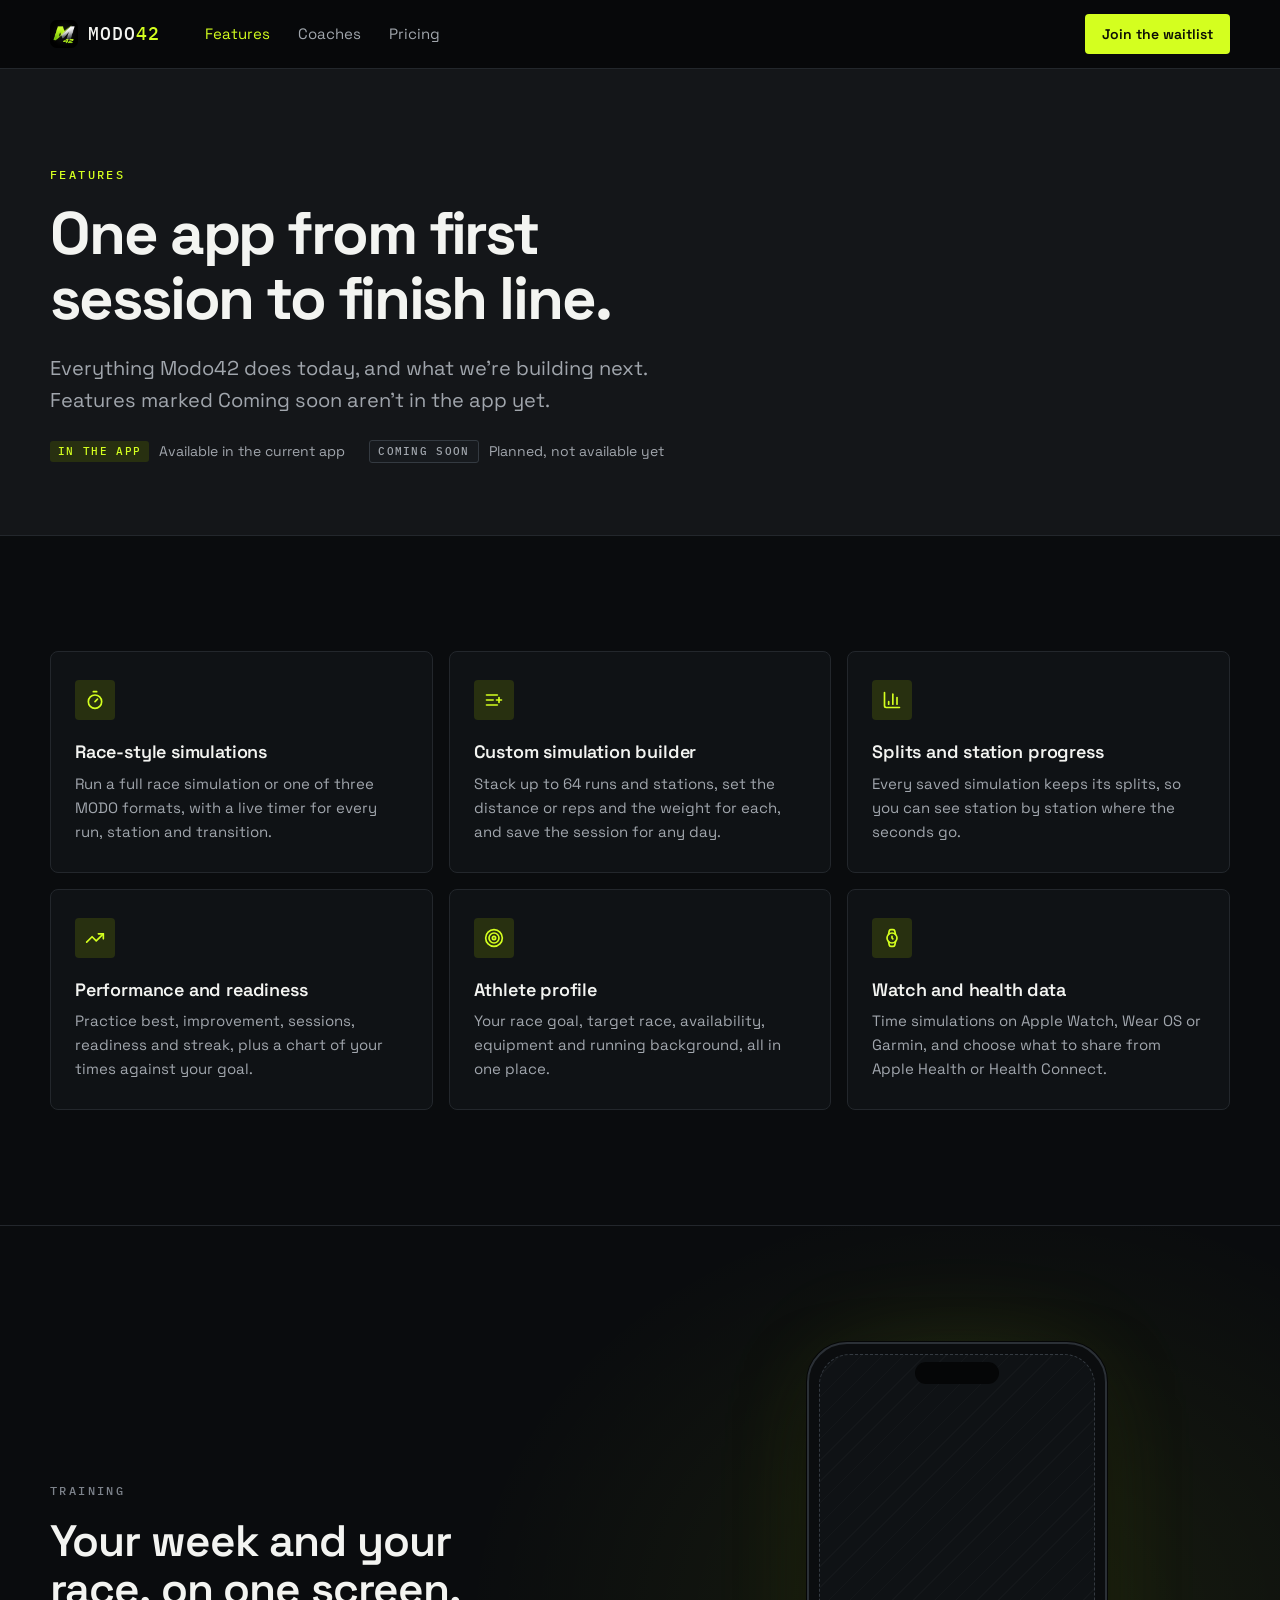
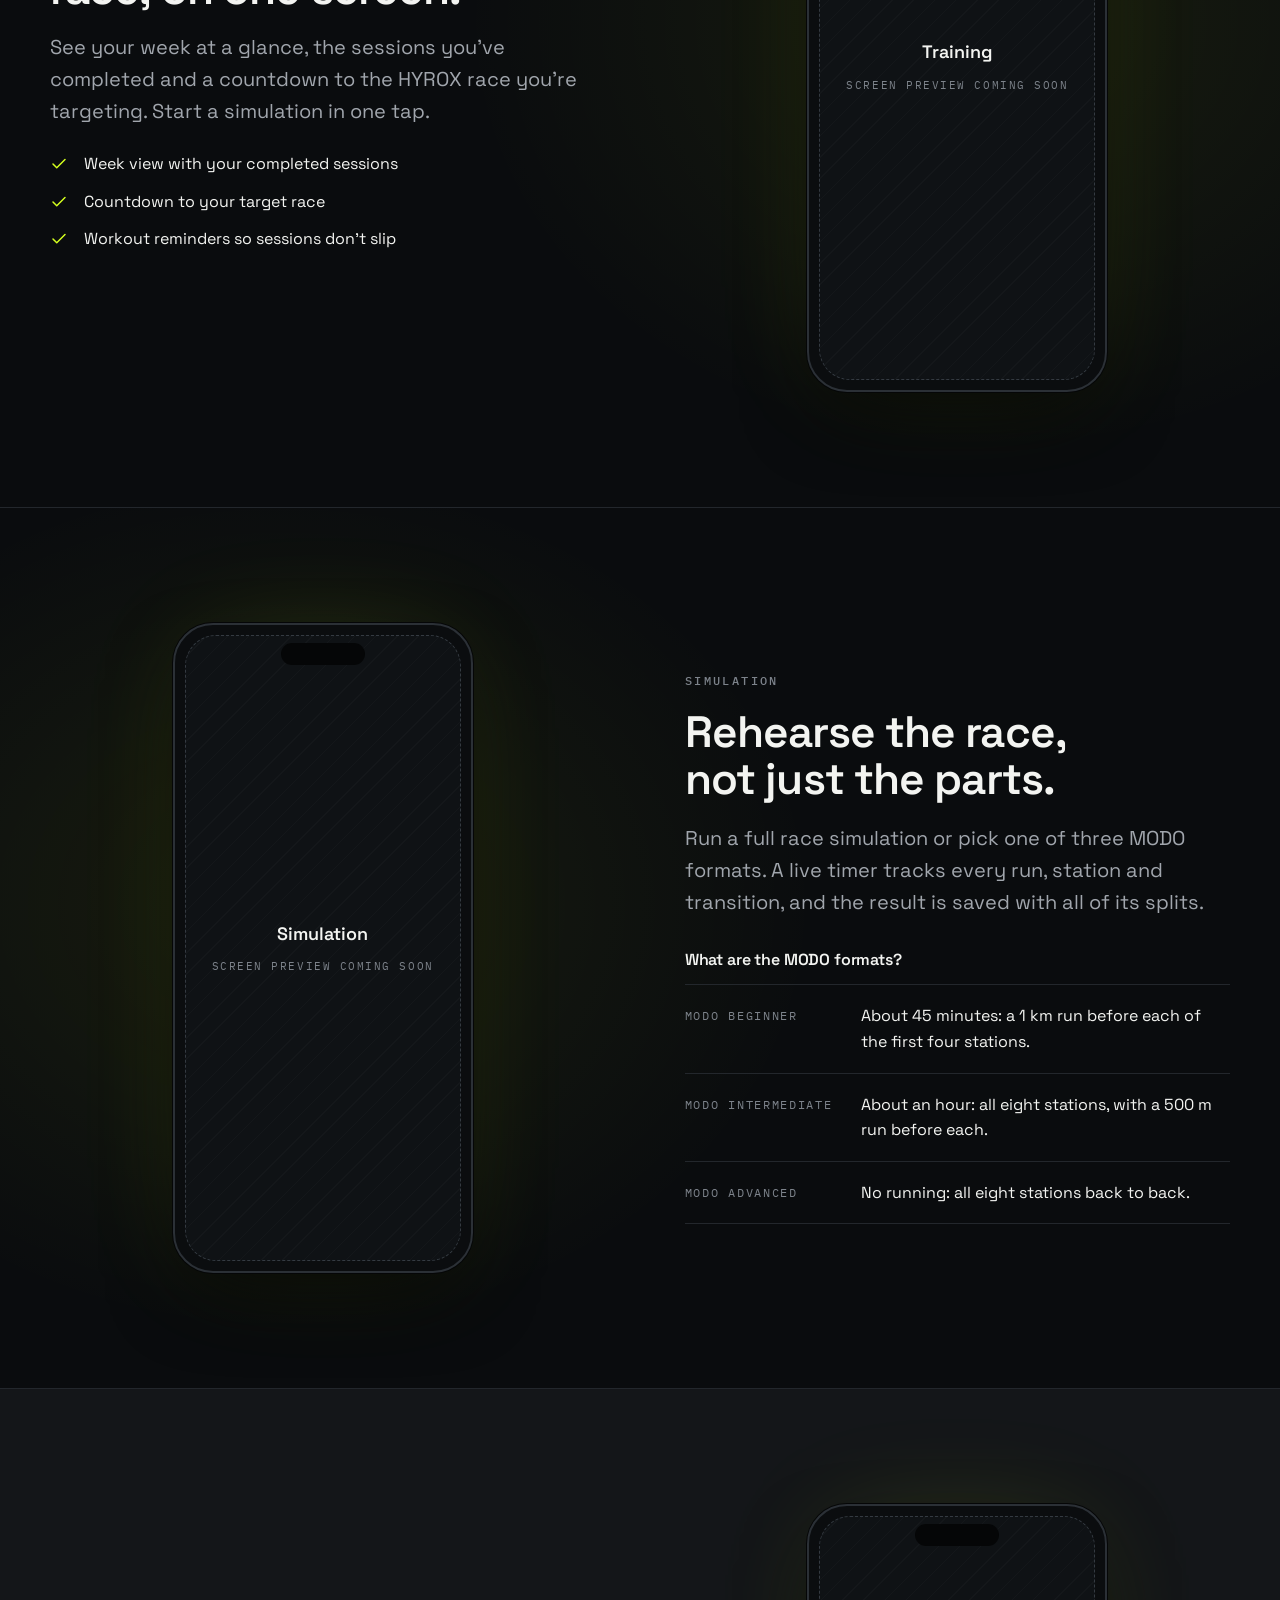
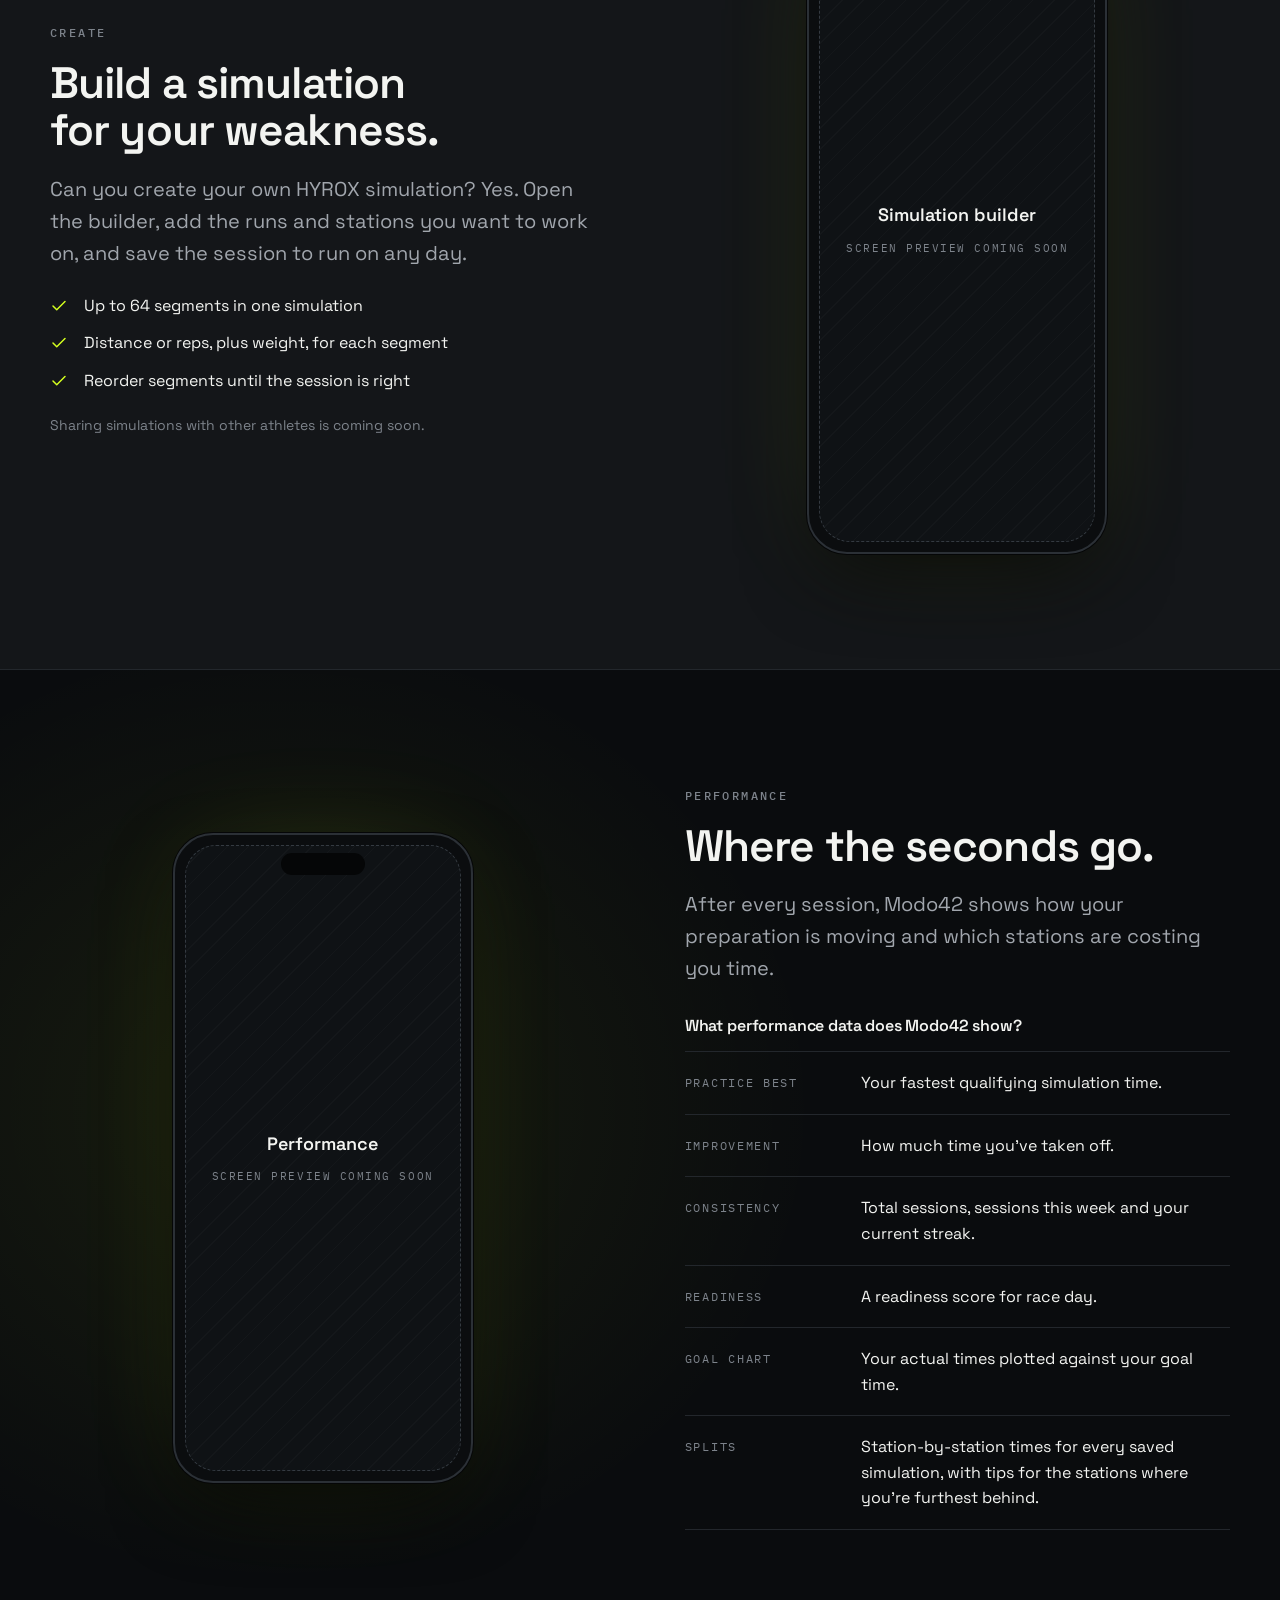
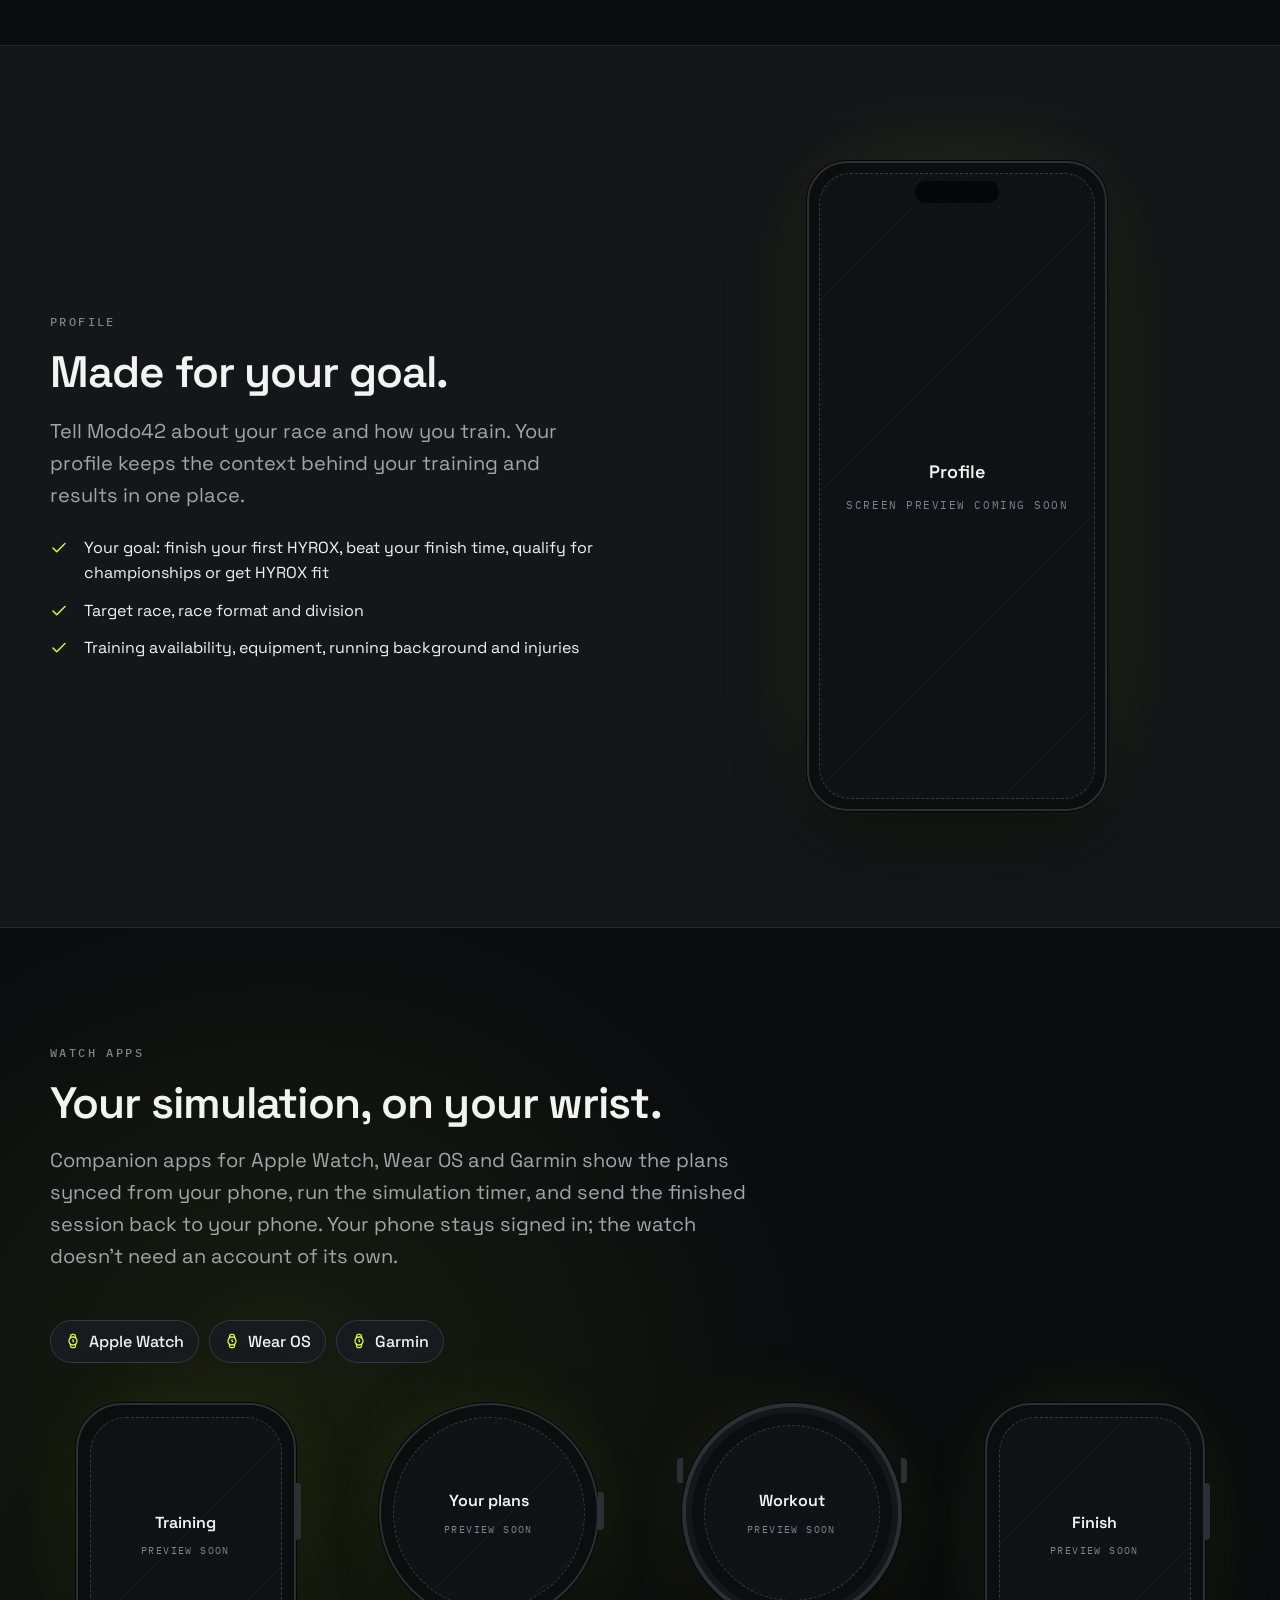
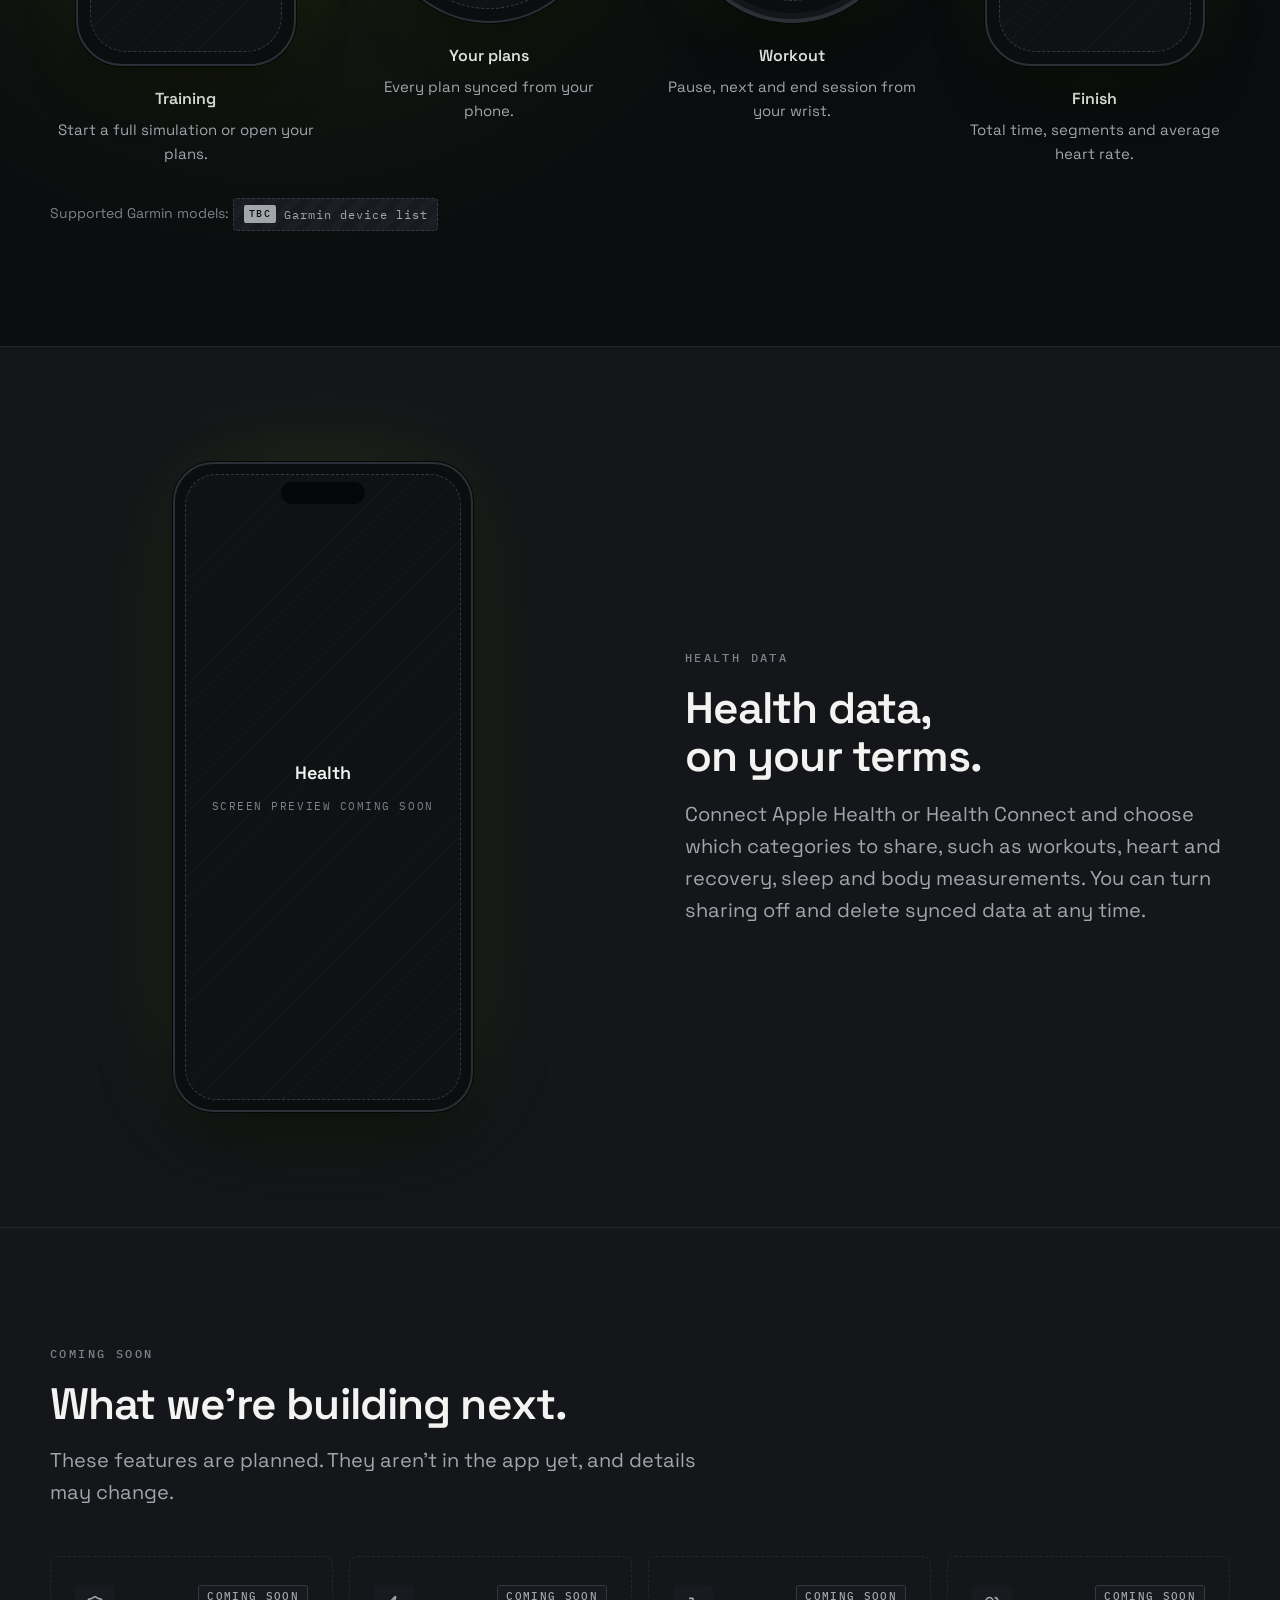
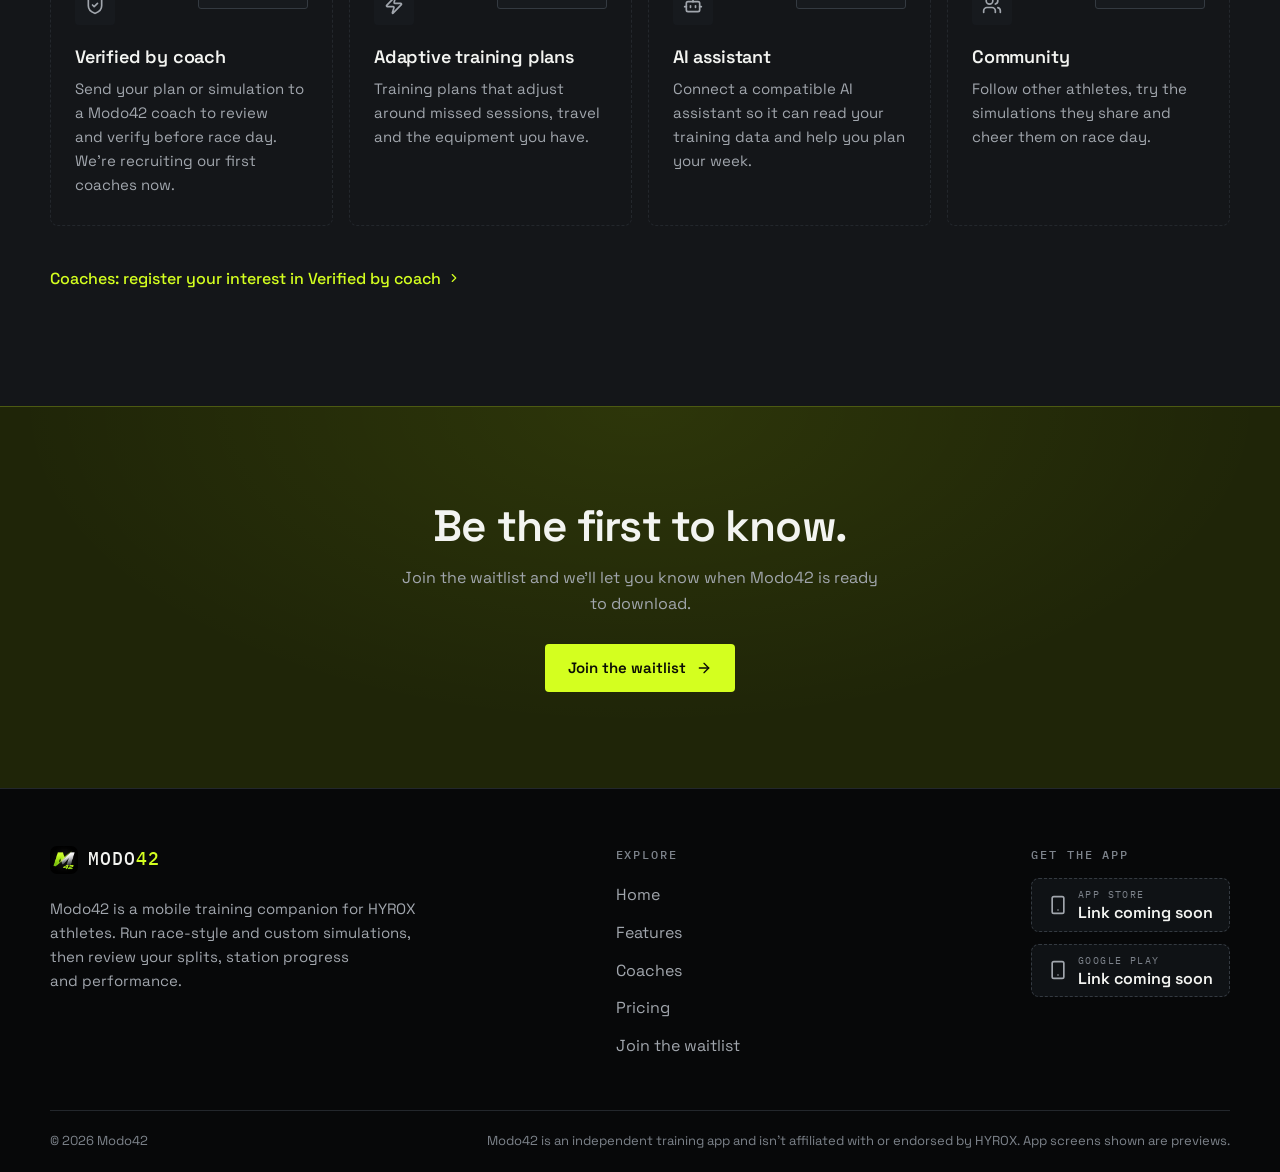
<file: features/index.html>
<!doctype html>
<html lang="en">
<head>
<meta charset="utf-8">
<meta name="viewport" content="width=device-width, initial-scale=1">
<title>Features — HYROX simulations, splits and performance | Modo42</title>
<meta name="description" content="Modo42 features: race-style and custom HYROX simulations, station-by-station splits, performance and readiness tracking, and Apple Watch, Wear OS and Garmin apps.">

<link rel="canonical" href="https://modo42.com/features/">
<meta name="robots" content="index,follow,max-image-preview:large">
<meta name="theme-color" content="#070809">
<link rel="icon" href="/assets/images/favicon-32.png" sizes="32x32" type="image/png">
<link rel="apple-touch-icon" href="/assets/images/apple-touch-icon.png">
<link rel="preload" href="/assets/fonts/space-grotesk-latin-wght.woff2" as="font" type="font/woff2" crossorigin>
<link rel="stylesheet" href="/styles.css">
<script>document.documentElement.classList.add('js')</script>
<script src="/script.js" defer></script>
<meta property="og:type" content="website">
<meta property="og:site_name" content="Modo42">
<meta property="og:locale" content="en_GB">
<meta property="og:title" content="Features — HYROX simulations, splits and performance | Modo42">
<meta property="og:description" content="Modo42 features: race-style and custom HYROX simulations, station-by-station splits, performance and readiness tracking, and Apple Watch, Wear OS and Garmin apps.">
<meta property="og:url" content="https://modo42.com/features/">
<meta property="og:image" content="https://modo42.com/assets/images/og-image.png">
<meta property="og:image:width" content="1200">
<meta property="og:image:height" content="630">
<meta property="og:image:alt" content="Modo42 — HYROX training and race simulation app">
<meta name="twitter:card" content="summary_large_image">
<meta name="twitter:title" content="Features — HYROX simulations, splits and performance | Modo42">
<meta name="twitter:description" content="Modo42 features: race-style and custom HYROX simulations, station-by-station splits, performance and readiness tracking, and Apple Watch, Wear OS and Garmin apps.">
<meta name="twitter:image" content="https://modo42.com/assets/images/og-image.png">
<script type="application/ld+json">
{
  "@context": "https://schema.org",
  "@graph": [
    {
      "@type": "WebSite",
      "@id": "https://modo42.com/#website",
      "url": "https://modo42.com/",
      "name": "Modo42",
      "description": "Modo42 is a mobile training companion for HYROX athletes. Run race-style and custom simulations, then review your splits, station progress and performance.",
      "inLanguage": "en"
    },
    {
      "@type": "SoftwareApplication",
      "@id": "https://modo42.com/#app",
      "name": "Modo42",
      "applicationCategory": "HealthApplication",
      "operatingSystem": "iOS, Android",
      "description": "Modo42 is a mobile training companion for HYROX athletes. Run race-style and custom simulations, then review your splits, station progress and performance.",
      "featureList": [
        "Race-style simulations",
        "Custom simulation builder",
        "Splits and station progress",
        "Performance and readiness",
        "Athlete profile",
        "Watch and health data"
      ]
    },
    {
      "@type": "WebPage",
      "@id": "https://modo42.com/features/#webpage",
      "url": "https://modo42.com/features/",
      "name": "Features — HYROX simulations, splits and performance | Modo42",
      "description": "Modo42 features: race-style and custom HYROX simulations, station-by-station splits, performance and readiness tracking, and Apple Watch, Wear OS and Garmin apps.",
      "isPartOf": {
        "@id": "https://modo42.com/#website"
      },
      "about": {
        "@id": "https://modo42.com/#app"
      },
      "inLanguage": "en",
      "breadcrumb": {
        "@id": "https://modo42.com/features/#breadcrumb"
      }
    },
    {
      "@type": "BreadcrumbList",
      "@id": "https://modo42.com/features/#breadcrumb",
      "itemListElement": [
        {
          "@type": "ListItem",
          "position": 1,
          "name": "Home",
          "item": "https://modo42.com/"
        },
        {
          "@type": "ListItem",
          "position": 2,
          "name": "Features",
          "item": "https://modo42.com/features/"
        }
      ]
    }
  ]
}
</script>
</head>
<body>
<a class="skip-link" href="#main">Skip to content</a>
<header class="site-header">
  <div class="wrap header-inner">
    <a class="brand" href="/" aria-label="Modo42 home"><img src="/assets/images/icon-192.png" alt="" width="28" height="28"><span>MODO<b>42</b></span></a>
    <button class="nav-toggle" type="button" aria-controls="site-nav" aria-expanded="false" aria-label="Open menu">
      <svg class="i icon-open" aria-hidden="true" focusable="false"><use href="/assets/icons.svg#menu"></use></svg><svg class="i icon-close" aria-hidden="true" focusable="false"><use href="/assets/icons.svg#x"></use></svg>
    </button>
    <nav id="site-nav" class="site-nav" aria-label="Main">
      <ul class="nav-links">
<li><a href="/features/" aria-current="page">Features</a></li>
<li><a href="/coaches/">Coaches</a></li>
<li><a href="/pricing/">Pricing</a></li>
      </ul>
      <a class="button button--primary button--small nav-cta" href="/join-waitlist/">Join the waitlist</a>
    </nav>
  </div>
</header>
<main id="main">
<section class="page-hero" aria-labelledby="page-title">
  <div class="wrap">
    <p class="eyebrow eyebrow--accent">Features</p>
    <h1 id="page-title">One app from first session to finish line.</h1>
    <p class="lead">Everything Modo42 does today, and what we’re building next. Features marked Coming soon aren’t in the app yet.</p>
    <div class="status-legend">
        <span><span class="badge badge--live">In the app</span> Available in the current app</span>
        <span><span class="badge badge--soon">Coming soon</span> Planned, not available yet</span>
      </div>
  </div>
</section>

<section class="section section--deep" aria-labelledby="overview-title">
  <div class="wrap">
    <h2 id="overview-title" class="visually-hidden">Feature overview</h2>
    <ul class="card-grid">
<li class="card"><span class="icon-tile"><svg class="i" aria-hidden="true" focusable="false"><use href="/assets/icons.svg#timer"></use></svg></span><h3>Race-style simulations</h3><p>Run a full race simulation or one of three MODO formats, with a live timer for every run, station and transition.</p></li>
<li class="card"><span class="icon-tile"><svg class="i" aria-hidden="true" focusable="false"><use href="/assets/icons.svg#list-plus"></use></svg></span><h3>Custom simulation builder</h3><p>Stack up to 64 runs and stations, set the distance or reps and the weight for each, and save the session for any day.</p></li>
<li class="card"><span class="icon-tile"><svg class="i" aria-hidden="true" focusable="false"><use href="/assets/icons.svg#chart"></use></svg></span><h3>Splits and station progress</h3><p>Every saved simulation keeps its splits, so you can see station by station where the seconds go.</p></li>
<li class="card"><span class="icon-tile"><svg class="i" aria-hidden="true" focusable="false"><use href="/assets/icons.svg#trending-up"></use></svg></span><h3>Performance and readiness</h3><p>Practice best, improvement, sessions, readiness and streak, plus a chart of your times against your goal.</p></li>
<li class="card"><span class="icon-tile"><svg class="i" aria-hidden="true" focusable="false"><use href="/assets/icons.svg#target"></use></svg></span><h3>Athlete profile</h3><p>Your race goal, target race, availability, equipment and running background, all in one place.</p></li>
<li class="card"><span class="icon-tile"><svg class="i" aria-hidden="true" focusable="false"><use href="/assets/icons.svg#watch"></use></svg></span><h3>Watch and health data</h3><p>Time simulations on Apple Watch, Wear OS or Garmin, and choose what to share from Apple Health or Health Connect.</p></li>
    </ul>
  </div>
</section>

<section class="section section--glow" id="training" aria-labelledby="training-title">
  <div class="wrap split">
    <div class="split-copy">
      <p class="eyebrow">Training</p>
      <h2 id="training-title">Your week and your race, on one screen.</h2>
      <p class="lead">See your week at a glance, the sessions you’ve completed and a countdown to the HYROX race you’re targeting. Start a simulation in one tap.</p>
      <ul class="checklist">
        <li><svg class="i" aria-hidden="true" focusable="false"><use href="/assets/icons.svg#check"></use></svg><span>Week view with your completed sessions</span></li>
        <li><svg class="i" aria-hidden="true" focusable="false"><use href="/assets/icons.svg#check"></use></svg><span>Countdown to your target race</span></li>
        <li><svg class="i" aria-hidden="true" focusable="false"><use href="/assets/icons.svg#check"></use></svg><span>Workout reminders so sessions don’t slip</span></li>
      </ul>
    </div>
    <div class="split-media"><figure class="phone">
  <!-- SCREENSHOT: replace the .phone-screen contents with <img src="/assets/images/screens/training.webp" width="..." height="..." alt="..."> -->
  <div class="phone-frame"><div class="phone-screen"><strong>Training</strong><span>Screen preview coming soon</span></div></div>
  
</figure></div>
  </div>
</section>

<section class="section section--glow-left" id="simulations" aria-labelledby="sim-title">
  <div class="wrap split split--reverse">
    <div class="split-copy">
      <p class="eyebrow">Simulation</p>
      <h2 id="sim-title">Rehearse the race, not just the parts.</h2>
      <p class="lead">Run a full race simulation or pick one of three MODO formats. A live timer tracks every run, station and transition, and the result is saved with all of its splits.</p>
      <h3 class="spec-title">What are the MODO formats?</h3>
      <dl class="spec">
        <div><dt>MODO Beginner</dt><dd>About 45 minutes: a 1 km run before each of the first four stations.</dd></div>
        <div><dt>MODO Intermediate</dt><dd>About an hour: all eight stations, with a 500 m run before each.</dd></div>
        <div><dt>MODO Advanced</dt><dd>No running: all eight stations back to back.</dd></div>
      </dl>
    </div>
    <div class="split-media"><figure class="phone">
  <!-- SCREENSHOT: replace the .phone-screen contents with <img src="/assets/images/screens/simulation.webp" width="..." height="..." alt="..."> -->
  <div class="phone-frame"><div class="phone-screen"><strong>Simulation</strong><span>Screen preview coming soon</span></div></div>
  
</figure></div>
  </div>
</section>

<section class="section" id="builder" aria-labelledby="builder-title">
  <div class="wrap split">
    <div class="split-copy">
      <p class="eyebrow">Create</p>
      <h2 id="builder-title">Build a simulation for your weakness.</h2>
      <p class="lead">Can you create your own HYROX simulation? Yes. Open the builder, add the runs and stations you want to work on, and save the session to run on any day.</p>
      <ul class="checklist">
        <li><svg class="i" aria-hidden="true" focusable="false"><use href="/assets/icons.svg#check"></use></svg><span>Up to 64 segments in one simulation</span></li>
        <li><svg class="i" aria-hidden="true" focusable="false"><use href="/assets/icons.svg#check"></use></svg><span>Distance or reps, plus weight, for each segment</span></li>
        <li><svg class="i" aria-hidden="true" focusable="false"><use href="/assets/icons.svg#check"></use></svg><span>Reorder segments until the session is right</span></li>
      </ul>
      <p class="note">Sharing simulations with other athletes is coming soon.</p>
    </div>
    <div class="split-media"><figure class="phone">
  <!-- SCREENSHOT: replace the .phone-screen contents with <img src="/assets/images/screens/builder.webp" width="..." height="..." alt="..."> -->
  <div class="phone-frame"><div class="phone-screen"><strong>Simulation builder</strong><span>Screen preview coming soon</span></div></div>
  
</figure></div>
  </div>
</section>

<section class="section section--glow-left" id="performance" aria-labelledby="perf-title">
  <div class="wrap split split--reverse">
    <div class="split-copy">
      <p class="eyebrow">Performance</p>
      <h2 id="perf-title">Where the seconds go.</h2>
      <p class="lead">After every session, Modo42 shows how your preparation is moving and which stations are costing you time.</p>
      <h3 class="spec-title">What performance data does Modo42 show?</h3>
      <dl class="spec">
        <div><dt>Practice best</dt><dd>Your fastest qualifying simulation time.</dd></div>
        <div><dt>Improvement</dt><dd>How much time you’ve taken off.</dd></div>
        <div><dt>Consistency</dt><dd>Total sessions, sessions this week and your current streak.</dd></div>
        <div><dt>Readiness</dt><dd>A readiness score for race day.</dd></div>
        <div><dt>Goal chart</dt><dd>Your actual times plotted against your goal time.</dd></div>
        <div><dt>Splits</dt><dd>Station-by-station times for every saved simulation, with tips for the stations where you’re furthest behind.</dd></div>
      </dl>
    </div>
    <div class="split-media"><figure class="phone">
  <!-- SCREENSHOT: replace the .phone-screen contents with <img src="/assets/images/screens/performance.webp" width="..." height="..." alt="..."> -->
  <div class="phone-frame"><div class="phone-screen"><strong>Performance</strong><span>Screen preview coming soon</span></div></div>
  
</figure></div>
  </div>
</section>

<section class="section" id="profile" aria-labelledby="profile-title">
  <div class="wrap split">
    <div class="split-copy">
      <p class="eyebrow">Profile</p>
      <h2 id="profile-title">Made for your goal.</h2>
      <p class="lead">Tell Modo42 about your race and how you train. Your profile keeps the context behind your training and results in one place.</p>
      <ul class="checklist">
        <li><svg class="i" aria-hidden="true" focusable="false"><use href="/assets/icons.svg#check"></use></svg><span>Your goal: finish your first HYROX, beat your finish time, qualify for championships or get HYROX fit</span></li>
        <li><svg class="i" aria-hidden="true" focusable="false"><use href="/assets/icons.svg#check"></use></svg><span>Target race, race format and division</span></li>
        <li><svg class="i" aria-hidden="true" focusable="false"><use href="/assets/icons.svg#check"></use></svg><span>Training availability, equipment, running background and injuries</span></li>
      </ul>
    </div>
    <div class="split-media"><figure class="phone">
  <!-- SCREENSHOT: replace the .phone-screen contents with <img src="/assets/images/screens/profile.webp" width="..." height="..." alt="..."> -->
  <div class="phone-frame"><div class="phone-screen"><strong>Profile</strong><span>Screen preview coming soon</span></div></div>
  
</figure></div>
  </div>
</section>

<section class="section section--glow-left" id="watch" aria-labelledby="watch-title">
  <div class="wrap">
    <div class="section-head">
      <p class="eyebrow">Watch apps</p>
      <h2 id="watch-title">Your simulation, on your wrist.</h2>
      <p class="lead">Companion apps for Apple Watch, Wear OS and Garmin show the plans synced from your phone, run the simulation timer, and send the finished session back to your phone. Your phone stays signed in; the watch doesn’t need an account of its own.</p>
    </div>
    <ul class="watch-platforms">
      <li><svg class="i" aria-hidden="true" focusable="false"><use href="/assets/icons.svg#watch"></use></svg>Apple Watch</li>
      <li><svg class="i" aria-hidden="true" focusable="false"><use href="/assets/icons.svg#watch"></use></svg>Wear OS</li>
      <li><svg class="i" aria-hidden="true" focusable="false"><use href="/assets/icons.svg#watch"></use></svg>Garmin</li>
    </ul>
    <ul class="watch-row watch-row--four">
      <li><figure class="watch">
  <!-- SCREENSHOT: replace the .watch-screen contents with <img src="/assets/images/screens/watch-training.webp" width="..." height="..." alt="..."> -->
  <div class="watch-frame watch-frame--square"><div class="watch-screen"><strong>Training</strong><span>Preview soon</span></div></div>
  <figcaption><strong>Training</strong><span>Start a full simulation or open your plans.</span></figcaption>
</figure></li>
      <li><figure class="watch">
  <!-- SCREENSHOT: replace the .watch-screen contents with <img src="/assets/images/screens/watch-plans.webp" width="..." height="..." alt="..."> -->
  <div class="watch-frame watch-frame--round"><div class="watch-screen"><strong>Your plans</strong><span>Preview soon</span></div></div>
  <figcaption><strong>Your plans</strong><span>Every plan synced from your phone.</span></figcaption>
</figure></li>
      <li><figure class="watch">
  <!-- SCREENSHOT: replace the .watch-screen contents with <img src="/assets/images/screens/watch-workout.webp" width="..." height="..." alt="..."> -->
  <div class="watch-frame watch-frame--garmin"><div class="watch-screen"><strong>Workout</strong><span>Preview soon</span></div></div>
  <figcaption><strong>Workout</strong><span>Pause, next and end session from your wrist.</span></figcaption>
</figure></li>
      <li><figure class="watch">
  <!-- SCREENSHOT: replace the .watch-screen contents with <img src="/assets/images/screens/watch-finish.webp" width="..." height="..." alt="..."> -->
  <div class="watch-frame watch-frame--square"><div class="watch-screen"><strong>Finish</strong><span>Preview soon</span></div></div>
  <figcaption><strong>Finish</strong><span>Total time, segments and average heart rate.</span></figcaption>
</figure></li>
    </ul>
    <p class="note watch-models">Supported Garmin models: <span class="tbc">Garmin device list</span></p>
  </div>
</section>

<section class="section" id="health" aria-labelledby="health-title">
  <div class="wrap split split--reverse">
    <div class="split-copy">
      <p class="eyebrow">Health data</p>
      <h2 id="health-title">Health data, on your terms.</h2>
      <p class="lead">Connect Apple Health or Health Connect and choose which categories to share, such as workouts, heart and recovery, sleep and body measurements. You can turn sharing off and delete synced data at any time.</p>
    </div>
    <div class="split-media"><figure class="phone">
  <!-- SCREENSHOT: replace the .phone-screen contents with <img src="/assets/images/screens/health.webp" width="..." height="..." alt="..."> -->
  <div class="phone-frame"><div class="phone-screen"><strong>Health</strong><span>Screen preview coming soon</span></div></div>
</figure></div>
  </div>
</section>

<section class="section" id="coming-soon" aria-labelledby="soon-title">
  <div class="wrap">
    <div class="section-head">
      <p class="eyebrow">Coming soon</p>
      <h2 id="soon-title">What we’re building next.</h2>
      <p class="lead">These features are planned. They aren’t in the app yet, and details may change.</p>
    </div>
    <ul class="card-grid card-grid--four">
<li class="card card--soon"><span class="icon-tile"><svg class="i" aria-hidden="true" focusable="false"><use href="/assets/icons.svg#shield-check"></use></svg></span><span class="badge badge--soon">Coming soon</span><h3>Verified by coach</h3><p>Send your plan or simulation to a Modo42 coach to review and verify before race day. We’re recruiting our first coaches now.</p></li>
<li class="card card--soon"><span class="icon-tile"><svg class="i" aria-hidden="true" focusable="false"><use href="/assets/icons.svg#zap"></use></svg></span><span class="badge badge--soon">Coming soon</span><h3>Adaptive training plans</h3><p>Training plans that adjust around missed sessions, travel and the equipment you have.</p></li>
<li class="card card--soon"><span class="icon-tile"><svg class="i" aria-hidden="true" focusable="false"><use href="/assets/icons.svg#bot"></use></svg></span><span class="badge badge--soon">Coming soon</span><h3>AI assistant</h3><p>Connect a compatible AI assistant so it can read your training data and help you plan your week.</p></li>
<li class="card card--soon"><span class="icon-tile"><svg class="i" aria-hidden="true" focusable="false"><use href="/assets/icons.svg#users"></use></svg></span><span class="badge badge--soon">Coming soon</span><h3>Community</h3><p>Follow other athletes, try the simulations they share and cheer them on race day.</p></li>
    </ul>
    <p class="section-foot"><a class="text-link" href="/coaches/">Coaches: register your interest in Verified by coach <svg class="i" aria-hidden="true" focusable="false"><use href="/assets/icons.svg#chevron-right"></use></svg></a></p>
  </div>
</section>

<section class="cta-band" aria-labelledby="cta-title">
  <div class="wrap">
    <h2 id="cta-title">Be the first to know.</h2>
    <p>Join the waitlist and we’ll let you know when Modo42 is ready to download.</p>
    <div class="actions"><a class="button button--primary" href="/join-waitlist/">Join the waitlist <svg class="i" aria-hidden="true" focusable="false"><use href="/assets/icons.svg#arrow-right"></use></svg></a></div>
    
  </div>
</section>
</main>
<footer class="site-footer">
  <div class="wrap">
    <div class="footer-grid">
      <div class="footer-about">
        <a class="brand" href="/" aria-label="Modo42 home"><img src="/assets/images/icon-192.png" alt="" width="28" height="28" loading="lazy"><span>MODO<b>42</b></span></a>
        <p>Modo42 is a mobile training companion for HYROX athletes. Run race-style and custom simulations, then review your splits, station progress and performance.</p>
      </div>
      <nav aria-label="Footer">
        <p class="footer-heading">Explore</p>
        <ul class="footer-links">
          <li><a href="/">Home</a></li>
          <li><a href="/features/">Features</a></li>
          <li><a href="/coaches/">Coaches</a></li>
          <li><a href="/pricing/">Pricing</a></li>
          <li><a href="/join-waitlist/">Join the waitlist</a></li>
        </ul>
      </nav>
      <div>
        <p class="footer-heading">Get the app</p>
        <ul class="store-links store-links--stack"><li><!-- STORE LINK: replace this span with <a href="APP-STORE_URL"> and the official badge --><span class="store-link" data-store-link="app-store"><svg class="i" aria-hidden="true" focusable="false"><use href="/assets/icons.svg#smartphone"></use></svg><span><small>App Store</small><b>Link coming soon</b></span></span></li><li><!-- STORE LINK: replace this span with <a href="GOOGLE-PLAY_URL"> and the official badge --><span class="store-link" data-store-link="google-play"><svg class="i" aria-hidden="true" focusable="false"><use href="/assets/icons.svg#smartphone"></use></svg><span><small>Google Play</small><b>Link coming soon</b></span></span></li></ul>
      </div>
    </div>
    <div class="footer-legal">
      <span>© 2026 Modo42</span>
      <span>Modo42 is an independent training app and isn’t affiliated with or endorsed by HYROX. App screens shown are previews.</span>
    </div>
  </div>
</footer>
</body>
</html>
</file>
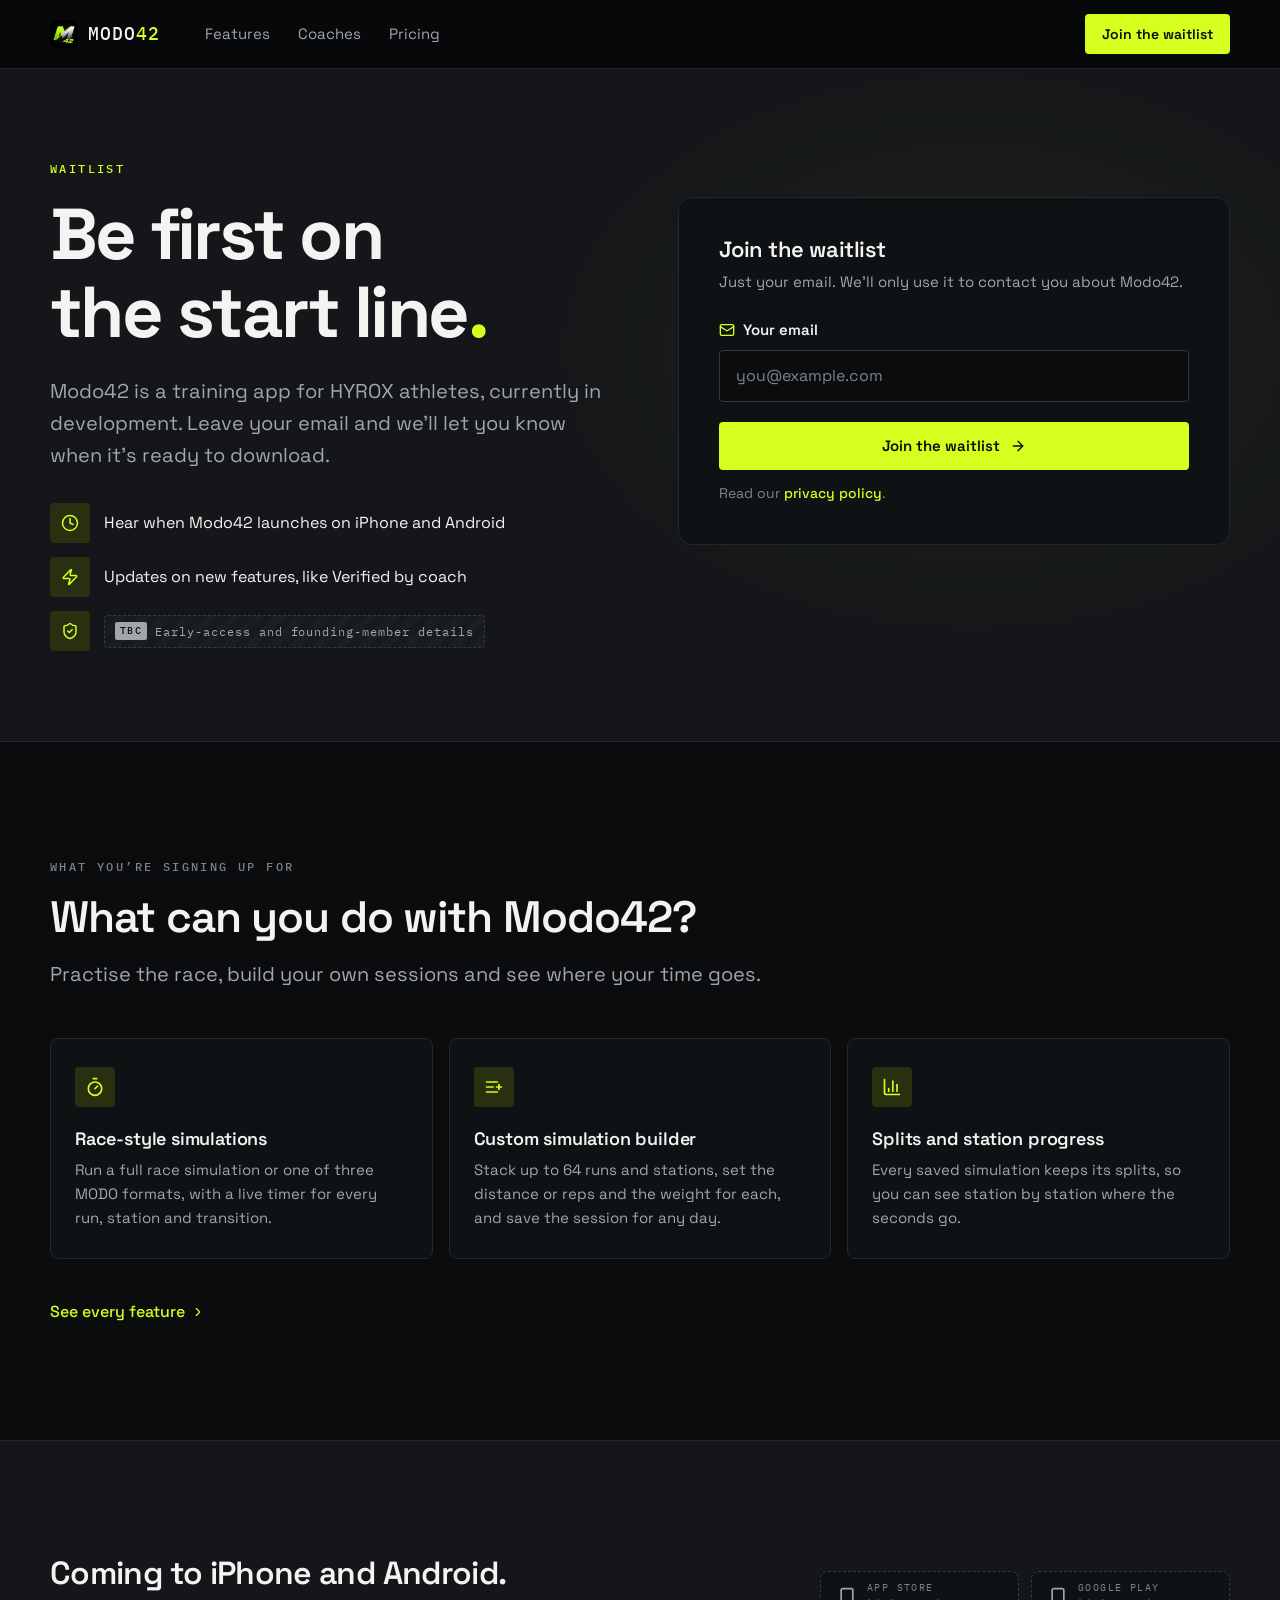
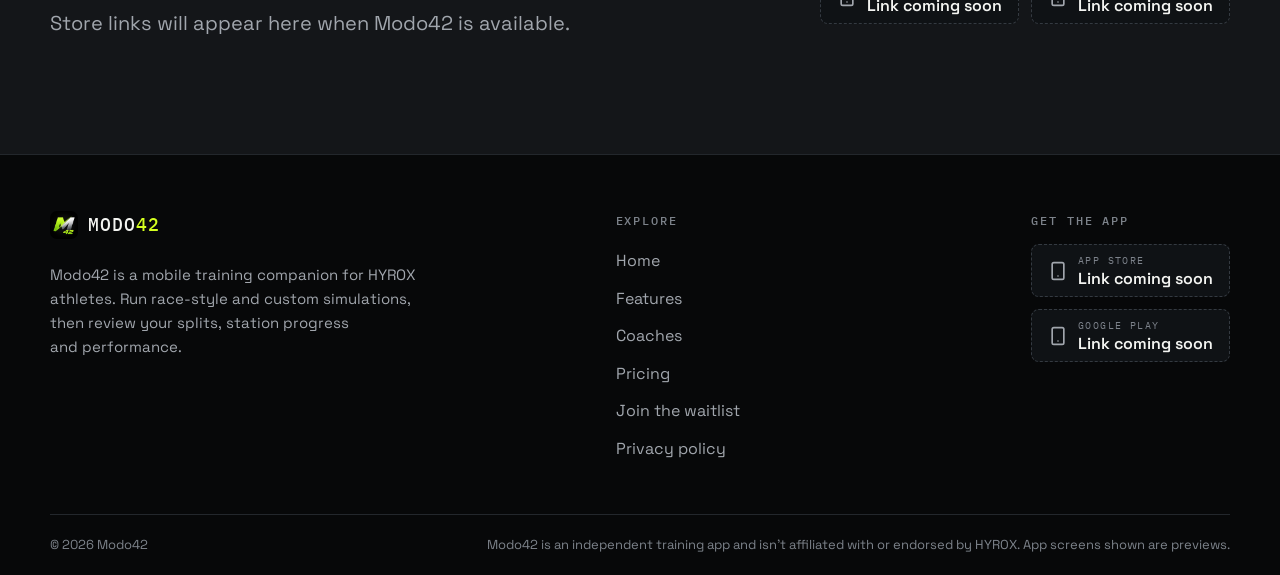
<file: join-waitlist/index.html>
<!doctype html>
<html lang="en">
<head>
<meta charset="utf-8">
<meta name="viewport" content="width=device-width, initial-scale=1">
<title>Join the waitlist | Modo42</title>
<meta name="description" content="Join the Modo42 waitlist to hear when the HYROX training app is ready for iPhone and Android.">

<link rel="canonical" href="https://modo42.com/join-waitlist/">
<meta name="robots" content="index,follow,max-image-preview:large">
<meta name="theme-color" content="#070809">
<link rel="icon" href="/assets/images/favicon-32.png" sizes="32x32" type="image/png">
<link rel="apple-touch-icon" href="/assets/images/apple-touch-icon.png">
<link rel="preload" href="/assets/fonts/space-grotesk-latin-wght.woff2" as="font" type="font/woff2" crossorigin>
<link rel="stylesheet" href="/styles.css">
<script>document.documentElement.classList.add('js')</script>
<script src="/script.js" defer></script>
<meta property="og:type" content="website">
<meta property="og:site_name" content="Modo42">
<meta property="og:locale" content="en_GB">
<meta property="og:title" content="Join the waitlist | Modo42">
<meta property="og:description" content="Join the Modo42 waitlist to hear when the HYROX training app is ready for iPhone and Android.">
<meta property="og:url" content="https://modo42.com/join-waitlist/">
<meta property="og:image" content="https://modo42.com/assets/images/og-image.png">
<meta property="og:image:width" content="1200">
<meta property="og:image:height" content="630">
<meta property="og:image:alt" content="Modo42 — HYROX training and race simulation app">
<meta name="twitter:card" content="summary_large_image">
<meta name="twitter:title" content="Join the waitlist | Modo42">
<meta name="twitter:description" content="Join the Modo42 waitlist to hear when the HYROX training app is ready for iPhone and Android.">
<meta name="twitter:image" content="https://modo42.com/assets/images/og-image.png">
<script type="application/ld+json">
{
  "@context": "https://schema.org",
  "@graph": [
    {
      "@type": "WebSite",
      "@id": "https://modo42.com/#website",
      "url": "https://modo42.com/",
      "name": "Modo42",
      "description": "Modo42 is a mobile training companion for HYROX athletes. Run race-style and custom simulations, then review your splits, station progress and performance.",
      "inLanguage": "en"
    },
    {
      "@type": "SoftwareApplication",
      "@id": "https://modo42.com/#app",
      "name": "Modo42",
      "applicationCategory": "HealthApplication",
      "operatingSystem": "iOS, Android",
      "description": "Modo42 is a mobile training companion for HYROX athletes. Run race-style and custom simulations, then review your splits, station progress and performance."
    },
    {
      "@type": "WebPage",
      "@id": "https://modo42.com/join-waitlist/#webpage",
      "url": "https://modo42.com/join-waitlist/",
      "name": "Join the waitlist | Modo42",
      "description": "Join the Modo42 waitlist to hear when the HYROX training app is ready for iPhone and Android.",
      "isPartOf": {
        "@id": "https://modo42.com/#website"
      },
      "about": {
        "@id": "https://modo42.com/#app"
      },
      "inLanguage": "en",
      "breadcrumb": {
        "@id": "https://modo42.com/join-waitlist/#breadcrumb"
      }
    },
    {
      "@type": "BreadcrumbList",
      "@id": "https://modo42.com/join-waitlist/#breadcrumb",
      "itemListElement": [
        {
          "@type": "ListItem",
          "position": 1,
          "name": "Home",
          "item": "https://modo42.com/"
        },
        {
          "@type": "ListItem",
          "position": 2,
          "name": "Join the waitlist",
          "item": "https://modo42.com/join-waitlist/"
        }
      ]
    }
  ]
}
</script>
</head>
<body>
<a class="skip-link" href="#main">Skip to content</a>
<header class="site-header">
  <div class="wrap header-inner">
    <a class="brand" href="/" aria-label="Modo42 home"><img src="/assets/images/icon-192.png" alt="" width="28" height="28"><span>MODO<b>42</b></span></a>
    <button class="nav-toggle" type="button" aria-controls="site-nav" aria-expanded="false" aria-label="Open menu">
      <svg class="i icon-open" aria-hidden="true" focusable="false"><use href="/assets/icons.svg#menu"></use></svg><svg class="i icon-close" aria-hidden="true" focusable="false"><use href="/assets/icons.svg#x"></use></svg>
    </button>
    <nav id="site-nav" class="site-nav" aria-label="Main">
      <ul class="nav-links">
<li><a href="/features/">Features</a></li>
<li><a href="/coaches/">Coaches</a></li>
<li><a href="/pricing/">Pricing</a></li>
      </ul>
      <a class="button button--primary button--small nav-cta" href="/join-waitlist/" aria-current="page">Join the waitlist</a>
    </nav>
  </div>
</header>
<main id="main">
<section class="hero hero--form" aria-labelledby="page-title">
  <div class="wrap form-layout">
    <div>
      <p class="eyebrow eyebrow--accent">Waitlist</p>
      <h1 id="page-title">Be first on the start line<span class="dot">.</span></h1>
      <p class="lead">Modo42 is a training app for HYROX athletes, currently in development. Leave your email and we’ll let you know when it’s ready to download.</p>
      <ul class="checklist checklist--tiles">
        <li><span class="icon-tile"><svg class="i" aria-hidden="true" focusable="false"><use href="/assets/icons.svg#clock"></use></svg></span><span>Hear when Modo42 launches on iPhone and Android</span></li>
        <li><span class="icon-tile"><svg class="i" aria-hidden="true" focusable="false"><use href="/assets/icons.svg#zap"></use></svg></span><span>Updates on new features, like Verified by coach</span></li>
        <li><span class="icon-tile"><svg class="i" aria-hidden="true" focusable="false"><use href="/assets/icons.svg#shield-check"></use></svg></span><span><span class="tbc">Early-access and founding-member details</span></span></li>
      </ul>
    </div>
    <div class="form-card">
      <h2>Join the waitlist</h2>
      <p>Just your email. We’ll only use it to contact you about Modo42.</p>
      <!-- Submits to functions/api/signup.js. See README.md → Connect the forms. -->
      <form data-form="waitlist" data-endpoint="/api/signup" method="post" data-success="You’re on the list." data-success-body="We’ll email you when Modo42 is ready.">
        <div class="field">
          <label for="waitlist-email"><svg class="i" aria-hidden="true" focusable="false"><use href="/assets/icons.svg#mail"></use></svg>Your email</label>
          <input class="input" id="waitlist-email" name="email" type="email" autocomplete="email" inputmode="email" maxlength="254" placeholder="you@example.com" required aria-describedby="waitlist-email-error">
          <p class="field-error" id="waitlist-email-error"></p>
        </div>
        <div class="honeypot" aria-hidden="true">
          <label for="waitlist-company">Company</label>
          <input id="waitlist-company" name="company" type="text" tabindex="-1" autocomplete="off">
        </div>
        <button class="button button--primary button--block" type="submit">Join the waitlist <svg class="i" aria-hidden="true" focusable="false"><use href="/assets/icons.svg#arrow-right"></use></svg></button>
        <div class="form-status" role="status" tabindex="-1"></div>
        <p class="note form-privacy">Read our <a class="text-link" href="/privacy/">privacy policy</a>.</p>
      </form>
    </div>
  </div>
</section>

<section class="section section--deep" aria-labelledby="why-title">
  <div class="wrap">
    <div class="section-head">
      <p class="eyebrow">What you’re signing up for</p>
      <h2 id="why-title">What can you do with Modo42?</h2>
      <p class="lead">Practise the race, build your own sessions and see where your time goes.</p>
    </div>
    <ul class="card-grid">
<li class="card"><span class="icon-tile"><svg class="i" aria-hidden="true" focusable="false"><use href="/assets/icons.svg#timer"></use></svg></span><h3>Race-style simulations</h3><p>Run a full race simulation or one of three MODO formats, with a live timer for every run, station and transition.</p></li>
<li class="card"><span class="icon-tile"><svg class="i" aria-hidden="true" focusable="false"><use href="/assets/icons.svg#list-plus"></use></svg></span><h3>Custom simulation builder</h3><p>Stack up to 64 runs and stations, set the distance or reps and the weight for each, and save the session for any day.</p></li>
<li class="card"><span class="icon-tile"><svg class="i" aria-hidden="true" focusable="false"><use href="/assets/icons.svg#chart"></use></svg></span><h3>Splits and station progress</h3><p>Every saved simulation keeps its splits, so you can see station by station where the seconds go.</p></li>
    </ul>
    <p class="section-foot"><a class="text-link" href="/features/">See every feature <svg class="i" aria-hidden="true" focusable="false"><use href="/assets/icons.svg#chevron-right"></use></svg></a></p>
  </div>
</section>

<section class="section" aria-labelledby="apps-title">
  <div class="wrap apps-row">
    <div>
      <h2 id="apps-title">Coming to iPhone and Android.</h2>
      <p class="lead">Store links will appear here when Modo42 is available.</p>
    </div>
    <ul class="store-links "><li><!-- STORE LINK: replace this span with <a href="APP-STORE_URL"> and the official badge --><span class="store-link" data-store-link="app-store"><svg class="i" aria-hidden="true" focusable="false"><use href="/assets/icons.svg#smartphone"></use></svg><span><small>App Store</small><b>Link coming soon</b></span></span></li><li><!-- STORE LINK: replace this span with <a href="GOOGLE-PLAY_URL"> and the official badge --><span class="store-link" data-store-link="google-play"><svg class="i" aria-hidden="true" focusable="false"><use href="/assets/icons.svg#smartphone"></use></svg><span><small>Google Play</small><b>Link coming soon</b></span></span></li></ul>
  </div>
</section>
</main>
<footer class="site-footer">
  <div class="wrap">
    <div class="footer-grid">
      <div class="footer-about">
        <a class="brand" href="/" aria-label="Modo42 home"><img src="/assets/images/icon-192.png" alt="" width="28" height="28" loading="lazy"><span>MODO<b>42</b></span></a>
        <p>Modo42 is a mobile training companion for HYROX athletes. Run race-style and custom simulations, then review your splits, station progress and performance.</p>
      </div>
      <nav aria-label="Footer">
        <p class="footer-heading">Explore</p>
        <ul class="footer-links">
          <li><a href="/">Home</a></li>
          <li><a href="/features/">Features</a></li>
          <li><a href="/coaches/">Coaches</a></li>
          <li><a href="/pricing/">Pricing</a></li>
          <li><a href="/join-waitlist/">Join the waitlist</a></li>
          <li><a href="/privacy/">Privacy policy</a></li>
        </ul>
      </nav>
      <div>
        <p class="footer-heading">Get the app</p>
        <ul class="store-links store-links--stack"><li><!-- STORE LINK: replace this span with <a href="APP-STORE_URL"> and the official badge --><span class="store-link" data-store-link="app-store"><svg class="i" aria-hidden="true" focusable="false"><use href="/assets/icons.svg#smartphone"></use></svg><span><small>App Store</small><b>Link coming soon</b></span></span></li><li><!-- STORE LINK: replace this span with <a href="GOOGLE-PLAY_URL"> and the official badge --><span class="store-link" data-store-link="google-play"><svg class="i" aria-hidden="true" focusable="false"><use href="/assets/icons.svg#smartphone"></use></svg><span><small>Google Play</small><b>Link coming soon</b></span></span></li></ul>
      </div>
    </div>
    <div class="footer-legal">
      <span>© 2026 Modo42</span>
      <span>Modo42 is an independent training app and isn’t affiliated with or endorsed by HYROX. App screens shown are previews.</span>
    </div>
  </div>
</footer>
</body>
</html>
</file>
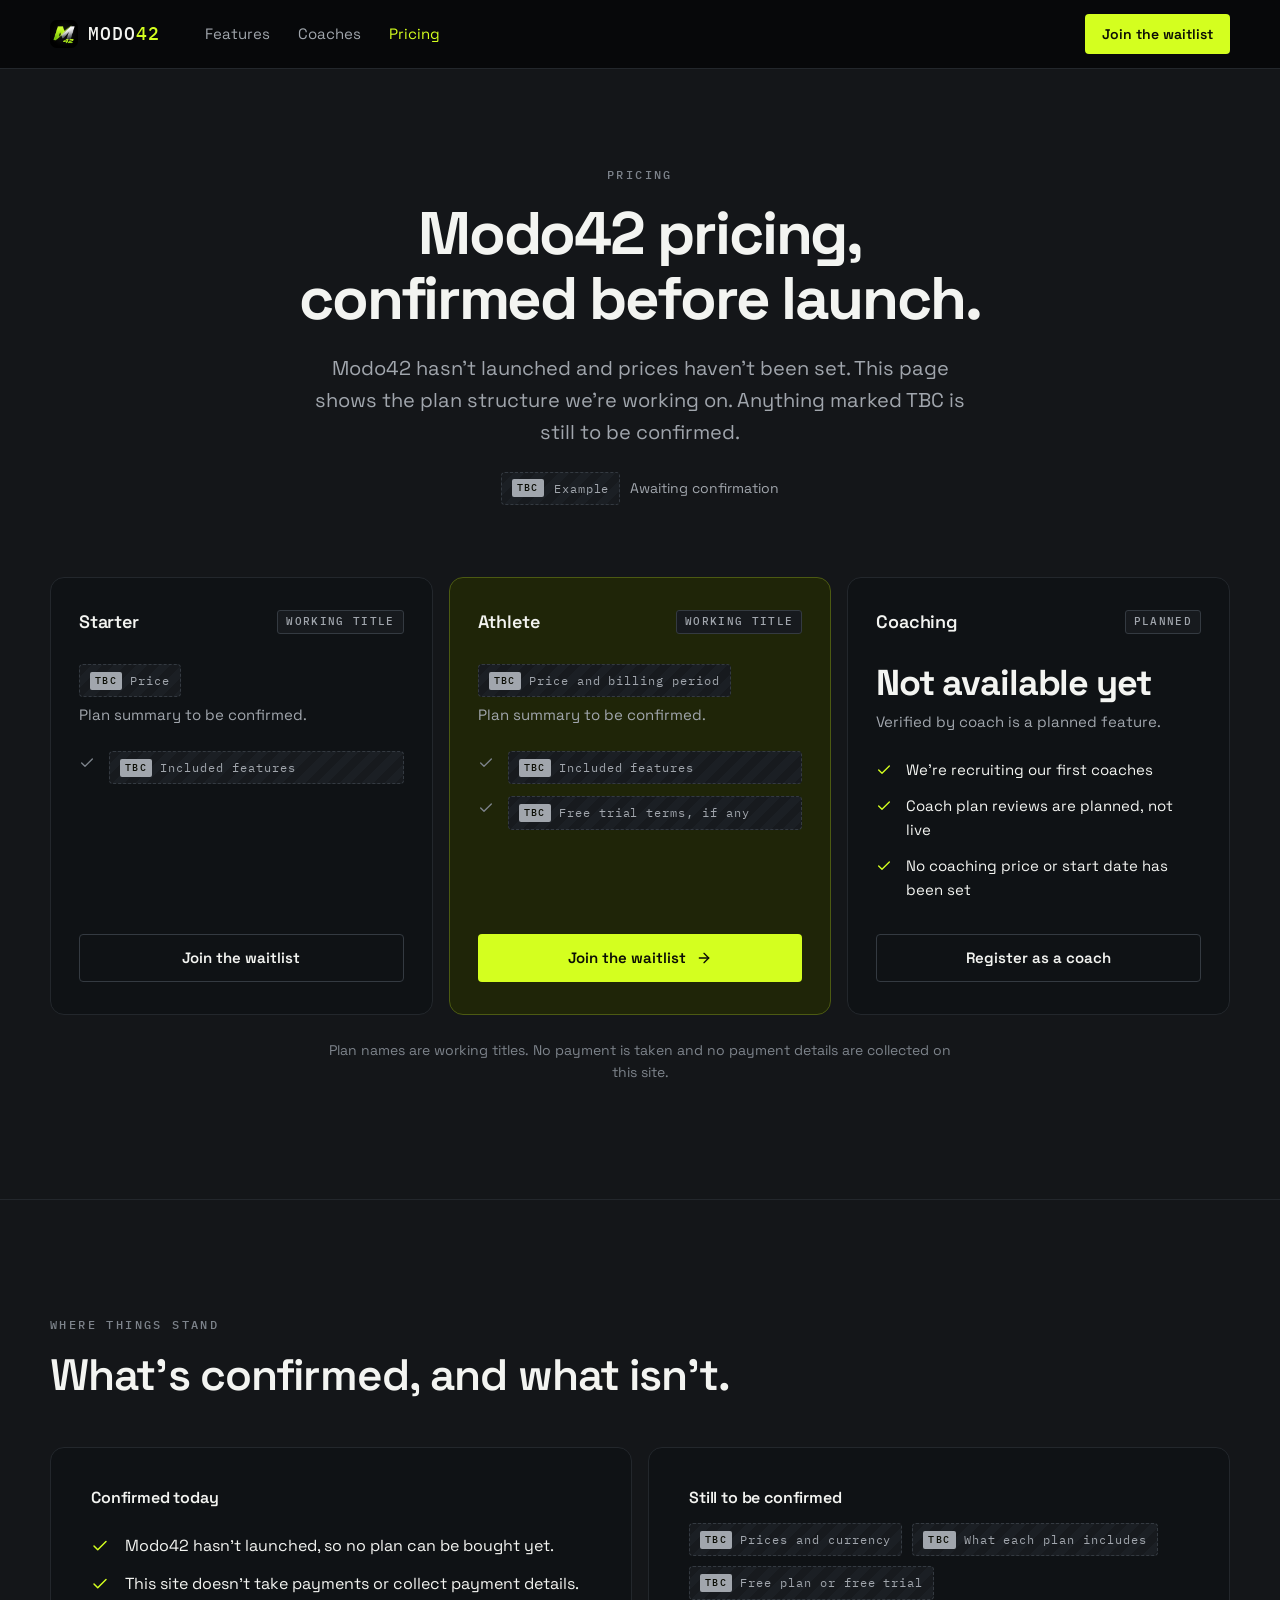
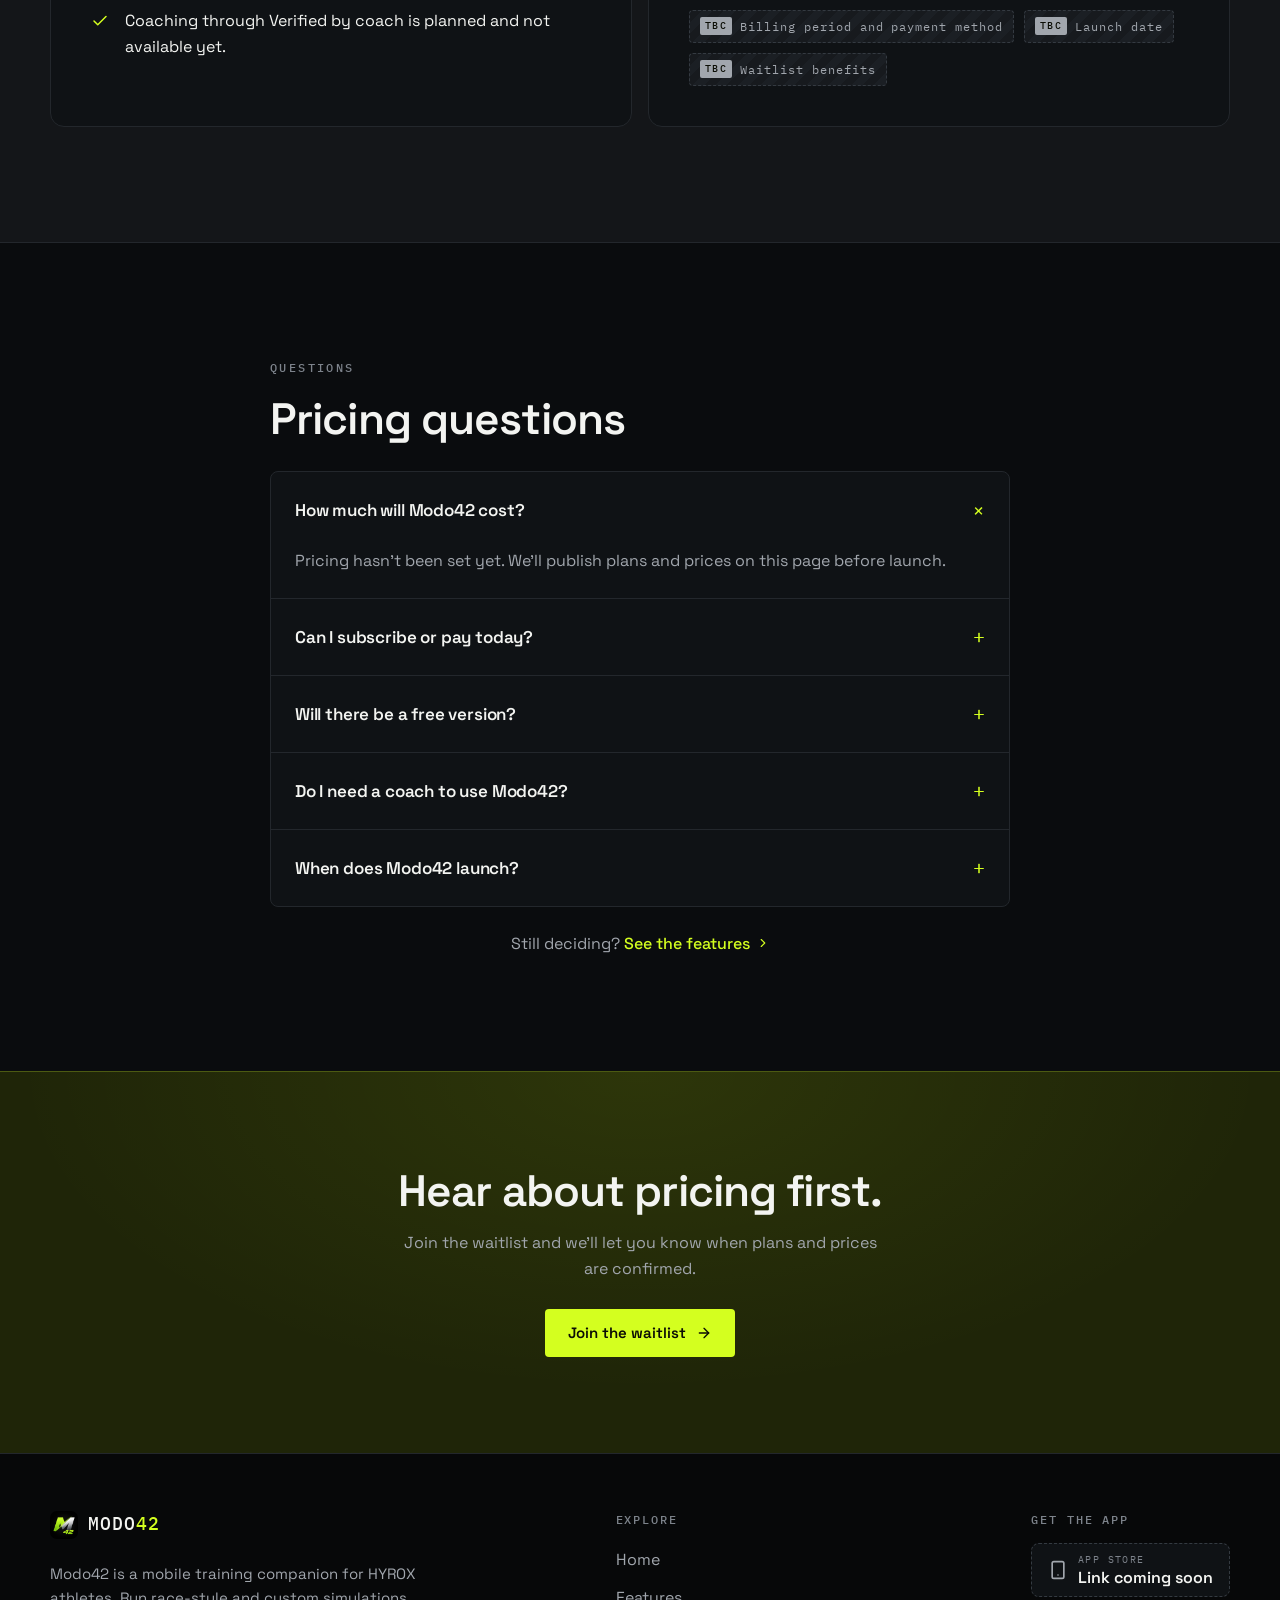
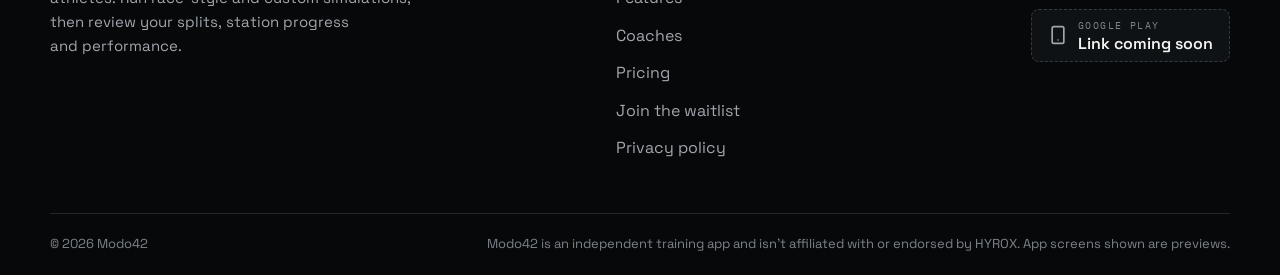
<file: pricing/index.html>
<!doctype html>
<html lang="en">
<head>
<meta charset="utf-8">
<meta name="viewport" content="width=device-width, initial-scale=1">
<title>Pricing | Modo42</title>
<meta name="description" content="Modo42 pricing: the plan structure we’re working on and what’s still to be confirmed. No prices have been set and no payments are taken yet.">

<link rel="canonical" href="https://modo42.com/pricing/">
<meta name="robots" content="index,follow,max-image-preview:large">
<meta name="theme-color" content="#070809">
<link rel="icon" href="/assets/images/favicon-32.png" sizes="32x32" type="image/png">
<link rel="apple-touch-icon" href="/assets/images/apple-touch-icon.png">
<link rel="preload" href="/assets/fonts/space-grotesk-latin-wght.woff2" as="font" type="font/woff2" crossorigin>
<link rel="stylesheet" href="/styles.css">
<script>document.documentElement.classList.add('js')</script>
<script src="/script.js" defer></script>
<meta property="og:type" content="website">
<meta property="og:site_name" content="Modo42">
<meta property="og:locale" content="en_GB">
<meta property="og:title" content="Pricing | Modo42">
<meta property="og:description" content="Modo42 pricing: the plan structure we’re working on and what’s still to be confirmed. No prices have been set and no payments are taken yet.">
<meta property="og:url" content="https://modo42.com/pricing/">
<meta property="og:image" content="https://modo42.com/assets/images/og-image.png">
<meta property="og:image:width" content="1200">
<meta property="og:image:height" content="630">
<meta property="og:image:alt" content="Modo42 — HYROX training and race simulation app">
<meta name="twitter:card" content="summary_large_image">
<meta name="twitter:title" content="Pricing | Modo42">
<meta name="twitter:description" content="Modo42 pricing: the plan structure we’re working on and what’s still to be confirmed. No prices have been set and no payments are taken yet.">
<meta name="twitter:image" content="https://modo42.com/assets/images/og-image.png">
<script type="application/ld+json">
{
  "@context": "https://schema.org",
  "@graph": [
    {
      "@type": "WebSite",
      "@id": "https://modo42.com/#website",
      "url": "https://modo42.com/",
      "name": "Modo42",
      "description": "Modo42 is a mobile training companion for HYROX athletes. Run race-style and custom simulations, then review your splits, station progress and performance.",
      "inLanguage": "en"
    },
    {
      "@type": "SoftwareApplication",
      "@id": "https://modo42.com/#app",
      "name": "Modo42",
      "applicationCategory": "HealthApplication",
      "operatingSystem": "iOS, Android",
      "description": "Modo42 is a mobile training companion for HYROX athletes. Run race-style and custom simulations, then review your splits, station progress and performance."
    },
    {
      "@type": "WebPage",
      "@id": "https://modo42.com/pricing/#webpage",
      "url": "https://modo42.com/pricing/",
      "name": "Pricing | Modo42",
      "description": "Modo42 pricing: the plan structure we’re working on and what’s still to be confirmed. No prices have been set and no payments are taken yet.",
      "isPartOf": {
        "@id": "https://modo42.com/#website"
      },
      "about": {
        "@id": "https://modo42.com/#app"
      },
      "inLanguage": "en",
      "breadcrumb": {
        "@id": "https://modo42.com/pricing/#breadcrumb"
      }
    },
    {
      "@type": "BreadcrumbList",
      "@id": "https://modo42.com/pricing/#breadcrumb",
      "itemListElement": [
        {
          "@type": "ListItem",
          "position": 1,
          "name": "Home",
          "item": "https://modo42.com/"
        },
        {
          "@type": "ListItem",
          "position": 2,
          "name": "Pricing",
          "item": "https://modo42.com/pricing/"
        }
      ]
    },
    {
      "@type": "FAQPage",
      "@id": "https://modo42.com/pricing/#faq",
      "url": "https://modo42.com/pricing/",
      "mainEntity": [
        {
          "@type": "Question",
          "name": "How much will Modo42 cost?",
          "acceptedAnswer": {
            "@type": "Answer",
            "text": "Pricing hasn’t been set yet. We’ll publish plans and prices on this page before launch."
          }
        },
        {
          "@type": "Question",
          "name": "Can I subscribe or pay today?",
          "acceptedAnswer": {
            "@type": "Answer",
            "text": "No. Modo42 hasn’t launched, and this site doesn’t take payments or collect payment details."
          }
        },
        {
          "@type": "Question",
          "name": "Will there be a free version?",
          "acceptedAnswer": {
            "@type": "Answer",
            "text": "That hasn’t been decided yet. The plan names on this page are working titles, and what each plan includes will be confirmed before launch."
          }
        },
        {
          "@type": "Question",
          "name": "Do I need a coach to use Modo42?",
          "acceptedAnswer": {
            "@type": "Answer",
            "text": "No. Everything in the app today works without a coach. Verified by coach is planned for the future and isn’t available yet."
          }
        },
        {
          "@type": "Question",
          "name": "When does Modo42 launch?",
          "acceptedAnswer": {
            "@type": "Answer",
            "text": "There’s no launch date yet. Join the waitlist to hear when Modo42 is ready."
          }
        }
      ]
    }
  ]
}
</script>
</head>
<body>
<a class="skip-link" href="#main">Skip to content</a>
<header class="site-header">
  <div class="wrap header-inner">
    <a class="brand" href="/" aria-label="Modo42 home"><img src="/assets/images/icon-192.png" alt="" width="28" height="28"><span>MODO<b>42</b></span></a>
    <button class="nav-toggle" type="button" aria-controls="site-nav" aria-expanded="false" aria-label="Open menu">
      <svg class="i icon-open" aria-hidden="true" focusable="false"><use href="/assets/icons.svg#menu"></use></svg><svg class="i icon-close" aria-hidden="true" focusable="false"><use href="/assets/icons.svg#x"></use></svg>
    </button>
    <nav id="site-nav" class="site-nav" aria-label="Main">
      <ul class="nav-links">
<li><a href="/features/">Features</a></li>
<li><a href="/coaches/">Coaches</a></li>
<li><a href="/pricing/" aria-current="page">Pricing</a></li>
      </ul>
      <a class="button button--primary button--small nav-cta" href="/join-waitlist/">Join the waitlist</a>
    </nav>
  </div>
</header>
<main id="main">
<section class="page-hero page-hero--center" aria-labelledby="page-title">
  <div class="wrap">
    <p class="eyebrow">Pricing</p>
    <h1 id="page-title">Modo42 pricing, confirmed before launch.</h1>
    <p class="lead">Modo42 hasn’t launched and prices haven’t been set. This page shows the plan structure we’re working on. Anything marked TBC is still to be confirmed.</p>
    <div class="status-legend"><span><span class="tbc">Example</span> Awaiting confirmation</span></div>
  </div>
</section>

<section class="section section--flush" aria-labelledby="plans-title">
  <div class="wrap">
    <h2 id="plans-title" class="visually-hidden">Plans</h2>
    <div class="pricing-grid">
      <article class="plan" aria-labelledby="plan-starter">
        <div class="plan-label"><h3 id="plan-starter">Starter</h3><span class="badge badge--soon">Working title</span></div>
        <div class="plan-price"><span class="tbc">Price</span></div>
        <p class="plan-summary">Plan summary to be confirmed.</p>
        <ul>
<li class="is-placeholder"><svg class="i" aria-hidden="true" focusable="false"><use href="/assets/icons.svg#check"></use></svg><span class="tbc">Included features</span></li>
        </ul>
        <a class="button button--secondary button--block" href="/join-waitlist/">Join the waitlist</a>
      </article>
      <article class="plan plan--featured" aria-labelledby="plan-athlete">
        <div class="plan-label"><h3 id="plan-athlete">Athlete</h3><span class="badge badge--soon">Working title</span></div>
        <div class="plan-price"><span class="tbc">Price and billing period</span></div>
        <p class="plan-summary">Plan summary to be confirmed.</p>
        <ul>
<li class="is-placeholder"><svg class="i" aria-hidden="true" focusable="false"><use href="/assets/icons.svg#check"></use></svg><span class="tbc">Included features</span></li>
<li class="is-placeholder"><svg class="i" aria-hidden="true" focusable="false"><use href="/assets/icons.svg#check"></use></svg><span class="tbc">Free trial terms, if any</span></li>
        </ul>
        <a class="button button--primary button--block" href="/join-waitlist/">Join the waitlist <svg class="i" aria-hidden="true" focusable="false"><use href="/assets/icons.svg#arrow-right"></use></svg></a>
      </article>
      <article class="plan" aria-labelledby="plan-coaching">
        <div class="plan-label"><h3 id="plan-coaching">Coaching</h3><span class="badge badge--soon">Planned</span></div>
        <div class="plan-price"><strong>Not available yet</strong></div>
        <p class="plan-summary">Verified by coach is a planned feature.</p>
        <ul>
          <li><svg class="i" aria-hidden="true" focusable="false"><use href="/assets/icons.svg#check"></use></svg><span>We’re recruiting our first coaches</span></li>
          <li><svg class="i" aria-hidden="true" focusable="false"><use href="/assets/icons.svg#check"></use></svg><span>Coach plan reviews are planned, not live</span></li>
          <li><svg class="i" aria-hidden="true" focusable="false"><use href="/assets/icons.svg#check"></use></svg><span>No coaching price or start date has been set</span></li>
        </ul>
        <a class="button button--secondary button--block" href="/coaches/">Register as a coach</a>
      </article>
    </div>
    <p class="pricing-note">Plan names are working titles. No payment is taken and no payment details are collected on this site.</p>
  </div>
</section>

<section class="section" aria-labelledby="status-title">
  <div class="wrap">
    <div class="section-head">
      <p class="eyebrow">Where things stand</p>
      <h2 id="status-title">What’s confirmed, and what isn’t.</h2>
    </div>
    <div class="card-grid card-grid--two">
      <div class="form-card">
        <h3 class="spec-title">Confirmed today</h3>
        <ul class="checklist">
          <li><svg class="i" aria-hidden="true" focusable="false"><use href="/assets/icons.svg#check"></use></svg><span>Modo42 hasn’t launched, so no plan can be bought yet.</span></li>
          <li><svg class="i" aria-hidden="true" focusable="false"><use href="/assets/icons.svg#check"></use></svg><span>This site doesn’t take payments or collect payment details.</span></li>
          <li><svg class="i" aria-hidden="true" focusable="false"><use href="/assets/icons.svg#check"></use></svg><span>Coaching through Verified by coach is planned and not available yet.</span></li>
        </ul>
      </div>
      <div class="form-card">
        <h3 class="spec-title">Still to be confirmed</h3>
        <ul class="tbc-list">
          <li><span class="tbc">Prices and currency</span></li>
          <li><span class="tbc">What each plan includes</span></li>
          <li><span class="tbc">Free plan or free trial</span></li>
          <li><span class="tbc">Billing period and payment method</span></li>
          <li><span class="tbc">Launch date</span></li>
          <li><span class="tbc">Waitlist benefits</span></li>
        </ul>
      </div>
    </div>
  </div>
</section>

<section class="section section--deep" aria-labelledby="faq-title">
  <div class="wrap faq">
    <p class="eyebrow">Questions</p>
    <h2 id="faq-title">Pricing questions</h2>
    <div class="faq-list">
<details class="faq-item" open><summary><h3>How much will Modo42 cost?</h3></summary><div class="faq-answer"><p>Pricing hasn’t been set yet. We’ll publish plans and prices on this page before launch.</p></div></details>
<details class="faq-item"><summary><h3>Can I subscribe or pay today?</h3></summary><div class="faq-answer"><p>No. Modo42 hasn’t launched, and this site doesn’t take payments or collect payment details.</p></div></details>
<details class="faq-item"><summary><h3>Will there be a free version?</h3></summary><div class="faq-answer"><p>That hasn’t been decided yet. The plan names on this page are working titles, and what each plan includes will be confirmed before launch.</p></div></details>
<details class="faq-item"><summary><h3>Do I need a coach to use Modo42?</h3></summary><div class="faq-answer"><p>No. Everything in the app today works without a coach. Verified by coach is planned for the future and isn’t available yet.</p></div></details>
<details class="faq-item"><summary><h3>When does Modo42 launch?</h3></summary><div class="faq-answer"><p>There’s no launch date yet. <a href="/join-waitlist/">Join the waitlist</a> to hear when Modo42 is ready.</p></div></details>
    </div>
    <p class="faq-foot">Still deciding? <a class="text-link" href="/features/">See the features <svg class="i" aria-hidden="true" focusable="false"><use href="/assets/icons.svg#chevron-right"></use></svg></a></p>
  </div>
</section>

<section class="cta-band" aria-labelledby="cta-title">
  <div class="wrap">
    <h2 id="cta-title">Hear about pricing first.</h2>
    <p>Join the waitlist and we’ll let you know when plans and prices are confirmed.</p>
    <div class="actions"><a class="button button--primary" href="/join-waitlist/">Join the waitlist <svg class="i" aria-hidden="true" focusable="false"><use href="/assets/icons.svg#arrow-right"></use></svg></a></div>
    
  </div>
</section>
</main>
<footer class="site-footer">
  <div class="wrap">
    <div class="footer-grid">
      <div class="footer-about">
        <a class="brand" href="/" aria-label="Modo42 home"><img src="/assets/images/icon-192.png" alt="" width="28" height="28" loading="lazy"><span>MODO<b>42</b></span></a>
        <p>Modo42 is a mobile training companion for HYROX athletes. Run race-style and custom simulations, then review your splits, station progress and performance.</p>
      </div>
      <nav aria-label="Footer">
        <p class="footer-heading">Explore</p>
        <ul class="footer-links">
          <li><a href="/">Home</a></li>
          <li><a href="/features/">Features</a></li>
          <li><a href="/coaches/">Coaches</a></li>
          <li><a href="/pricing/">Pricing</a></li>
          <li><a href="/join-waitlist/">Join the waitlist</a></li>
          <li><a href="/privacy/">Privacy policy</a></li>
        </ul>
      </nav>
      <div>
        <p class="footer-heading">Get the app</p>
        <ul class="store-links store-links--stack"><li><!-- STORE LINK: replace this span with <a href="APP-STORE_URL"> and the official badge --><span class="store-link" data-store-link="app-store"><svg class="i" aria-hidden="true" focusable="false"><use href="/assets/icons.svg#smartphone"></use></svg><span><small>App Store</small><b>Link coming soon</b></span></span></li><li><!-- STORE LINK: replace this span with <a href="GOOGLE-PLAY_URL"> and the official badge --><span class="store-link" data-store-link="google-play"><svg class="i" aria-hidden="true" focusable="false"><use href="/assets/icons.svg#smartphone"></use></svg><span><small>Google Play</small><b>Link coming soon</b></span></span></li></ul>
      </div>
    </div>
    <div class="footer-legal">
      <span>© 2026 Modo42</span>
      <span>Modo42 is an independent training app and isn’t affiliated with or endorsed by HYROX. App screens shown are previews.</span>
    </div>
  </div>
</footer>
</body>
</html>
</file>
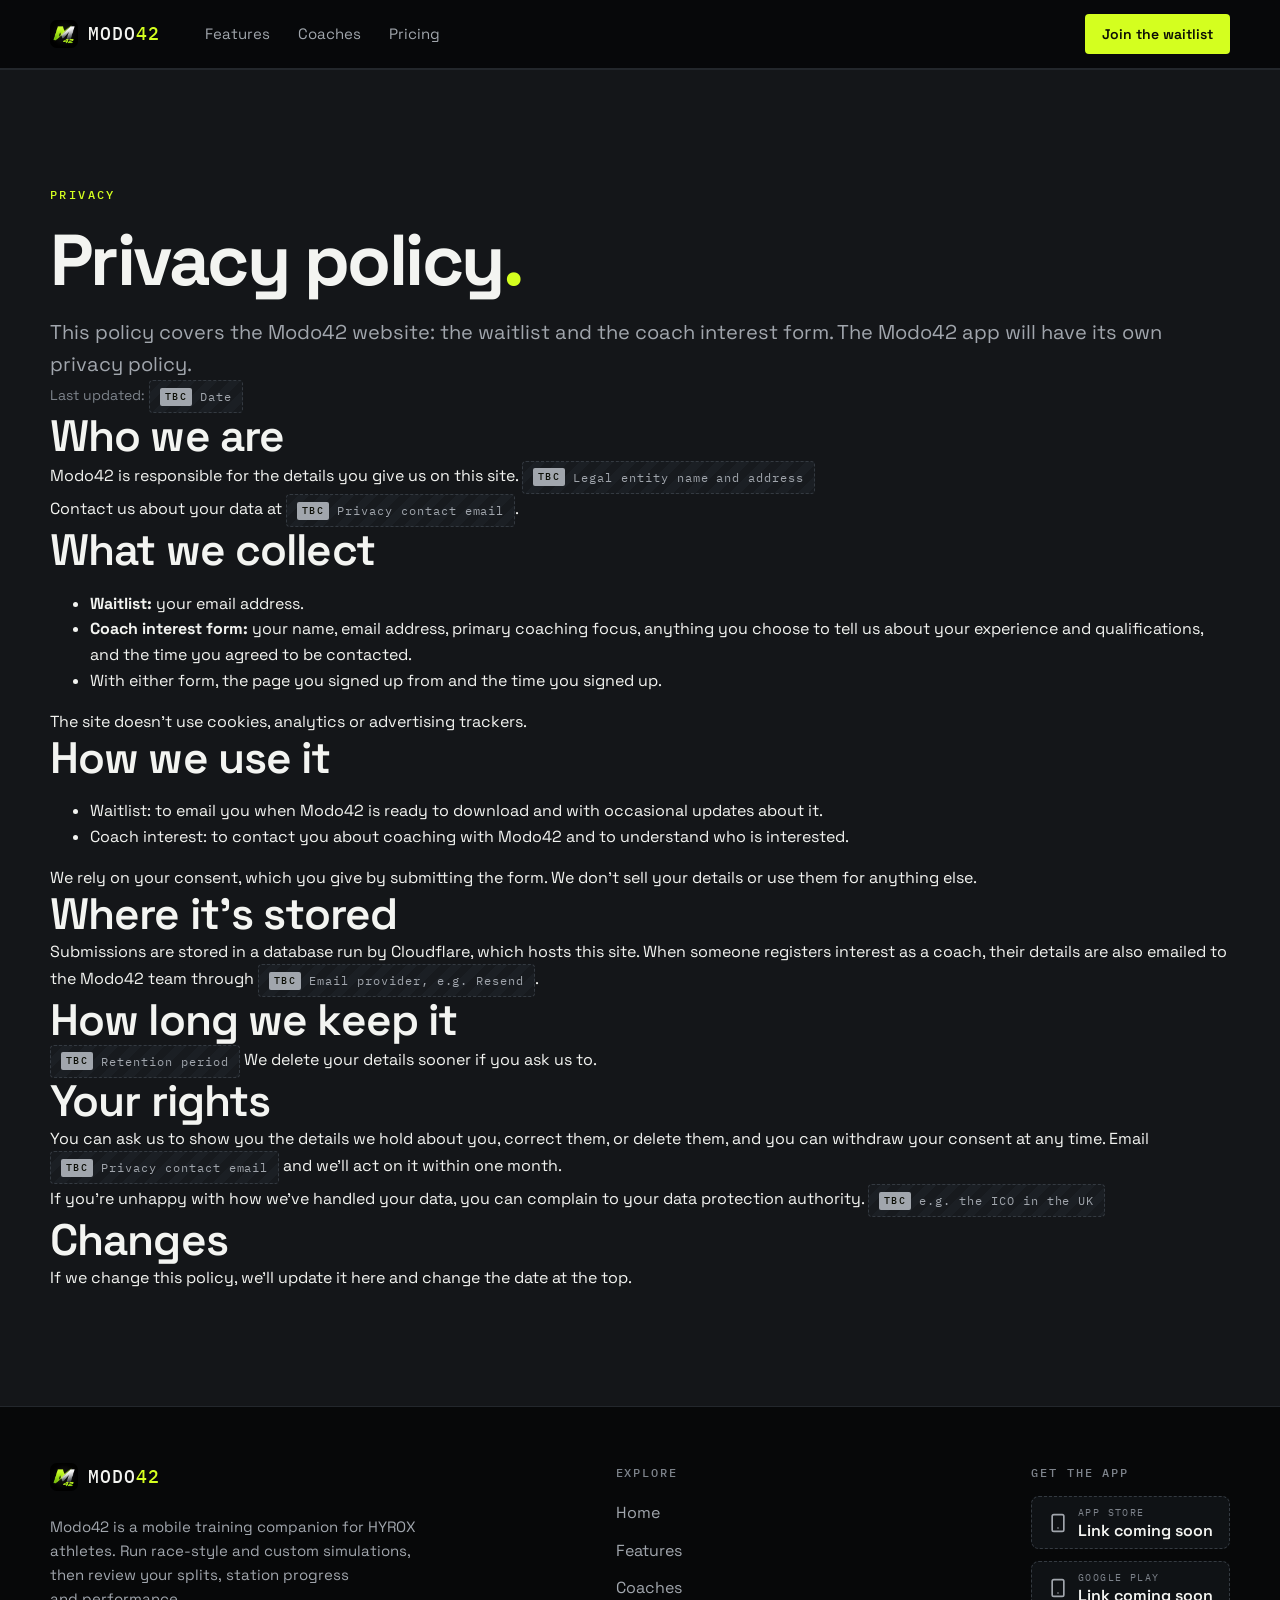
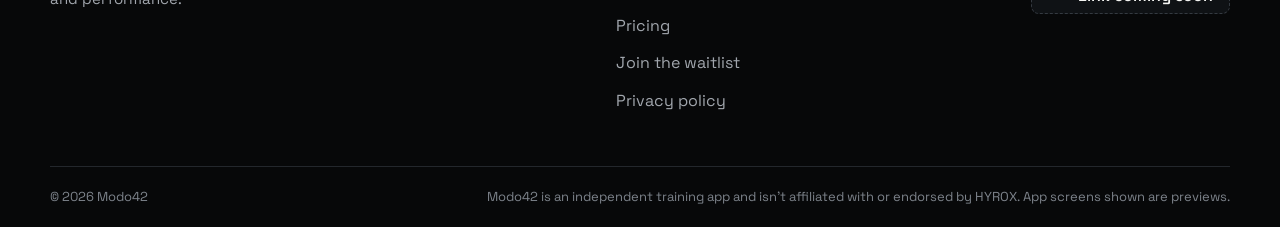
<file: privacy/index.html>
<!doctype html>
<html lang="en">
<head>
<meta charset="utf-8">
<meta name="viewport" content="width=device-width, initial-scale=1">
<title>Privacy policy | Modo42</title>
<meta name="description" content="How Modo42 handles the details you give us when you join the waitlist or register your interest as a coach.">

<link rel="canonical" href="https://modo42.com/privacy/">
<meta name="theme-color" content="#070809">
<link rel="icon" href="/assets/images/favicon-32.png" sizes="32x32" type="image/png">
<link rel="apple-touch-icon" href="/assets/images/apple-touch-icon.png">
<link rel="preload" href="/assets/fonts/space-grotesk-latin-wght.woff2" as="font" type="font/woff2" crossorigin>
<link rel="stylesheet" href="/styles.css">
<script>document.documentElement.classList.add('js')</script>
<script src="/script.js" defer></script>
<meta property="og:type" content="website">
<meta property="og:site_name" content="Modo42">
<meta property="og:locale" content="en_GB">
<meta property="og:title" content="Privacy policy | Modo42">
<meta property="og:description" content="How Modo42 handles the details you give us when you join the waitlist or register your interest as a coach.">
<meta property="og:url" content="https://modo42.com/privacy/">
<meta property="og:image" content="https://modo42.com/assets/images/og-image.png">
<meta property="og:image:width" content="1200">
<meta property="og:image:height" content="630">
<meta property="og:image:alt" content="Modo42 — HYROX training and race simulation app">
<meta name="twitter:card" content="summary_large_image">
<meta name="twitter:title" content="Privacy policy | Modo42">
<meta name="twitter:description" content="How Modo42 handles the details you give us when you join the waitlist or register your interest as a coach.">
<meta name="twitter:image" content="https://modo42.com/assets/images/og-image.png">
<script type="application/ld+json">
{
  "@context": "https://schema.org",
  "@graph": [
    {
      "@type": "WebSite",
      "@id": "https://modo42.com/#website",
      "url": "https://modo42.com/",
      "name": "Modo42",
      "description": "Modo42 is a mobile training companion for HYROX athletes. Run race-style and custom simulations, then review your splits, station progress and performance.",
      "inLanguage": "en"
    },
    {
      "@type": "SoftwareApplication",
      "@id": "https://modo42.com/#app",
      "name": "Modo42",
      "applicationCategory": "HealthApplication",
      "operatingSystem": "iOS, Android",
      "description": "Modo42 is a mobile training companion for HYROX athletes. Run race-style and custom simulations, then review your splits, station progress and performance."
    },
    {
      "@type": "WebPage",
      "@id": "https://modo42.com/privacy/#webpage",
      "url": "https://modo42.com/privacy/",
      "name": "Privacy policy | Modo42",
      "description": "How Modo42 handles the details you give us when you join the waitlist or register your interest as a coach.",
      "isPartOf": {
        "@id": "https://modo42.com/#website"
      },
      "about": {
        "@id": "https://modo42.com/#app"
      },
      "inLanguage": "en"
    }
  ]
}
</script>
</head>
<body>
<a class="skip-link" href="#main">Skip to content</a>
<header class="site-header">
  <div class="wrap header-inner">
    <a class="brand" href="/" aria-label="Modo42 home"><img src="/assets/images/icon-192.png" alt="" width="28" height="28"><span>MODO<b>42</b></span></a>
    <button class="nav-toggle" type="button" aria-controls="site-nav" aria-expanded="false" aria-label="Open menu">
      <svg class="i icon-open" aria-hidden="true" focusable="false"><use href="/assets/icons.svg#menu"></use></svg><svg class="i icon-close" aria-hidden="true" focusable="false"><use href="/assets/icons.svg#x"></use></svg>
    </button>
    <nav id="site-nav" class="site-nav" aria-label="Main">
      <ul class="nav-links">
<li><a href="/features/">Features</a></li>
<li><a href="/coaches/">Coaches</a></li>
<li><a href="/pricing/">Pricing</a></li>
      </ul>
      <a class="button button--primary button--small nav-cta" href="/join-waitlist/">Join the waitlist</a>
    </nav>
  </div>
</header>
<main id="main">
<section class="section" aria-labelledby="page-title">
  <div class="wrap legal">
    <p class="eyebrow eyebrow--accent">Privacy</p>
    <h1 id="page-title">Privacy policy<span class="dot">.</span></h1>
    <p class="lead">This policy covers the Modo42 website: the waitlist and the coach interest form. The Modo42 app will have its own privacy policy.</p>
    <p class="note">Last updated: <span class="tbc">Date</span></p>

    <h2>Who we are</h2>
    <p>Modo42 is responsible for the details you give us on this site. <span class="tbc">Legal entity name and address</span></p>
    <p>Contact us about your data at <span class="tbc">Privacy contact email</span>.</p>

    <h2>What we collect</h2>
    <ul>
      <li><strong>Waitlist:</strong> your email address.</li>
      <li><strong>Coach interest form:</strong> your name, email address, primary coaching focus, anything you choose to tell us about your experience and qualifications, and the time you agreed to be contacted.</li>
      <li>With either form, the page you signed up from and the time you signed up.</li>
    </ul>
    <p>The site doesn’t use cookies, analytics or advertising trackers.</p>

    <h2>How we use it</h2>
    <ul>
      <li>Waitlist: to email you when Modo42 is ready to download and with occasional updates about it.</li>
      <li>Coach interest: to contact you about coaching with Modo42 and to understand who is interested.</li>
    </ul>
    <p>We rely on your consent, which you give by submitting the form. We don’t sell your details or use them for anything else.</p>

    <h2>Where it’s stored</h2>
    <p>Submissions are stored in a database run by Cloudflare, which hosts this site. When someone registers interest as a coach, their details are also emailed to the Modo42 team through <span class="tbc">Email provider, e.g. Resend</span>.</p>

    <h2>How long we keep it</h2>
    <p><span class="tbc">Retention period</span> We delete your details sooner if you ask us to.</p>

    <h2>Your rights</h2>
    <p>You can ask us to show you the details we hold about you, correct them, or delete them, and you can withdraw your consent at any time. Email <span class="tbc">Privacy contact email</span> and we’ll act on it within one month.</p>
    <p>If you’re unhappy with how we’ve handled your data, you can complain to your data protection authority. <span class="tbc">e.g. the ICO in the UK</span></p>

    <h2>Changes</h2>
    <p>If we change this policy, we’ll update it here and change the date at the top.</p>
  </div>
</section>
</main>
<footer class="site-footer">
  <div class="wrap">
    <div class="footer-grid">
      <div class="footer-about">
        <a class="brand" href="/" aria-label="Modo42 home"><img src="/assets/images/icon-192.png" alt="" width="28" height="28" loading="lazy"><span>MODO<b>42</b></span></a>
        <p>Modo42 is a mobile training companion for HYROX athletes. Run race-style and custom simulations, then review your splits, station progress and performance.</p>
      </div>
      <nav aria-label="Footer">
        <p class="footer-heading">Explore</p>
        <ul class="footer-links">
          <li><a href="/">Home</a></li>
          <li><a href="/features/">Features</a></li>
          <li><a href="/coaches/">Coaches</a></li>
          <li><a href="/pricing/">Pricing</a></li>
          <li><a href="/join-waitlist/">Join the waitlist</a></li>
          <li><a href="/privacy/">Privacy policy</a></li>
        </ul>
      </nav>
      <div>
        <p class="footer-heading">Get the app</p>
        <ul class="store-links store-links--stack"><li><!-- STORE LINK: replace this span with <a href="APP-STORE_URL"> and the official badge --><span class="store-link" data-store-link="app-store"><svg class="i" aria-hidden="true" focusable="false"><use href="/assets/icons.svg#smartphone"></use></svg><span><small>App Store</small><b>Link coming soon</b></span></span></li><li><!-- STORE LINK: replace this span with <a href="GOOGLE-PLAY_URL"> and the official badge --><span class="store-link" data-store-link="google-play"><svg class="i" aria-hidden="true" focusable="false"><use href="/assets/icons.svg#smartphone"></use></svg><span><small>Google Play</small><b>Link coming soon</b></span></span></li></ul>
      </div>
    </div>
    <div class="footer-legal">
      <span>© 2026 Modo42</span>
      <span>Modo42 is an independent training app and isn’t affiliated with or endorsed by HYROX. App screens shown are previews.</span>
    </div>
  </div>
</footer>
</body>
</html>
</file>
<file: styles.css>
/* Modo42 website — shared styles. Dark-only by design (matches the app). */

@font-face {
  font-family: 'Space Grotesk';
  src: url('/assets/fonts/space-grotesk-latin-wght.woff2') format('woff2');
  font-weight: 300 700;
  font-style: normal;
  font-display: swap;
}
@font-face {
  font-family: 'IBM Plex Mono';
  src: url('/assets/fonts/ibm-plex-mono-latin-400.woff2') format('woff2');
  font-weight: 400;
  font-style: normal;
  font-display: swap;
}
@font-face {
  font-family: 'IBM Plex Mono';
  src: url('/assets/fonts/ibm-plex-mono-latin-500.woff2') format('woff2');
  font-weight: 500;
  font-style: normal;
  font-display: swap;
}

:root {
  color-scheme: dark;

  --bg: #141619;
  --bg-deep: #0a0c0e;
  --bg-nav: #070809;
  --surface: #0f1215;
  --surface-raised: #171a1e;
  --line: #23272c;
  --line-strong: #343a41;

  --text: #f3f4f1;
  --text-muted: #a1a6ad;
  --text-faint: #7d838b;

  --accent: #d4ff1f;
  --accent-hover: #e2ff5c;
  --accent-ink: #0b0d05;
  --accent-tint: #1f2508;
  --accent-tint-strong: #283010;
  --accent-line: #4c5a12;

  --danger: #ff8a7a;
  --danger-tint: #2a1512;
  --info: #7fd6ff;
  --info-tint: #0f2230;

  --font-sans: 'Space Grotesk', ui-sans-serif, system-ui, -apple-system, 'Segoe UI', sans-serif;
  --font-mono: 'IBM Plex Mono', ui-monospace, 'SF Mono', Menlo, monospace;

  --radius-sm: 4px;
  --radius: 8px;
  --radius-lg: 14px;

  --wrap: 1180px;
  --gutter: clamp(16px, 4vw, 40px);
  --section-y: clamp(64px, 9vw, 120px);

  --focus: 0 0 0 3px var(--bg-deep), 0 0 0 5px var(--accent);
}

*,
*::before,
*::after {
  box-sizing: border-box;
}

html {
  -webkit-text-size-adjust: 100%;
  text-size-adjust: 100%;
  scroll-behavior: smooth;
  scroll-padding-top: 88px;
}

body {
  margin: 0;
  background: var(--bg);
  color: var(--text);
  font-family: var(--font-sans);
  font-size: 1rem;
  line-height: 1.6;
  -webkit-font-smoothing: antialiased;
  text-rendering: optimizeLegibility;
}

img,
svg {
  display: block;
  max-width: 100%;
}

/* Sprite icons: <svg class="i"><use href="/assets/icons.svg#name"/></svg> */
.i {
  width: 20px;
  height: 20px;
  fill: none;
  stroke: currentColor;
  stroke-width: 2;
  stroke-linecap: round;
  stroke-linejoin: round;
  flex: none;
}

h1,
h2,
h3 {
  margin: 0;
  font-weight: 600;
  line-height: 1.08;
  letter-spacing: -0.02em;
  text-wrap: balance;
}

h1 {
  font-size: clamp(2.5rem, 6.4vw, 4.5rem);
  font-weight: 700;
  letter-spacing: -0.035em;
}

h2 {
  font-size: clamp(1.85rem, 3.6vw, 2.75rem);
}

h3 {
  font-size: 1.125rem;
  letter-spacing: -0.01em;
  line-height: 1.3;
}

p {
  margin: 0;
  text-wrap: pretty;
}

a {
  color: inherit;
}

:focus-visible {
  outline: none;
  box-shadow: var(--focus);
  border-radius: var(--radius-sm);
}

::selection {
  background: var(--accent);
  color: var(--accent-ink);
}

.visually-hidden {
  position: absolute !important;
  width: 1px;
  height: 1px;
  padding: 0;
  margin: -1px;
  overflow: hidden;
  clip: rect(0 0 0 0);
  white-space: nowrap;
  border: 0;
}

.skip-link {
  position: absolute;
  top: 12px;
  left: 12px;
  z-index: 100;
  padding: 10px 16px;
  background: var(--accent);
  color: var(--accent-ink);
  font-weight: 600;
  text-decoration: none;
  border-radius: var(--radius-sm);
  transform: translateY(-160%);
}
.skip-link:focus-visible {
  transform: none;
}

.wrap {
  width: 100%;
  max-width: calc(var(--wrap) + var(--gutter) * 2);
  margin-inline: auto;
  padding-inline: var(--gutter);
}

/* ---------- Type helpers ---------- */

.eyebrow {
  display: flex;
  align-items: center;
  gap: 10px;
  margin-bottom: 18px;
  font-family: var(--font-mono);
  font-size: 0.75rem;
  font-weight: 500;
  letter-spacing: 0.2em;
  text-transform: uppercase;
  color: var(--text-faint);
}
.eyebrow--accent {
  color: var(--accent);
}

.lead {
  font-size: clamp(1.0625rem, 1.6vw, 1.25rem);
  line-height: 1.6;
  color: var(--text-muted);
}

.muted {
  color: var(--text-muted);
}

.dot {
  color: var(--accent);
}

.mono-meta {
  font-family: var(--font-mono);
  font-size: 0.75rem;
  letter-spacing: 0.16em;
  text-transform: uppercase;
  color: var(--text-faint);
}

/* ---------- Buttons & links ---------- */

.button {
  display: inline-flex;
  align-items: center;
  justify-content: center;
  gap: 10px;
  min-height: 48px;
  padding: 12px 22px;
  border: 1px solid transparent;
  border-radius: var(--radius-sm);
  font: inherit;
  font-size: 0.9375rem;
  font-weight: 600;
  line-height: 1.2;
  text-decoration: none;
  cursor: pointer;
  transition:
    background-color 160ms ease,
    border-color 160ms ease,
    color 160ms ease,
    transform 160ms ease;
}
.button svg {
  width: 16px;
  height: 16px;
  flex: none;
}
.button--primary {
  background: var(--accent);
  color: var(--accent-ink);
}
.button--primary:hover {
  background: var(--accent-hover);
}
.button--secondary {
  background: var(--surface);
  border-color: var(--line-strong);
  color: var(--text);
}
.button--secondary:hover {
  border-color: var(--text-faint);
}
.button--block {
  width: 100%;
}
.button--small {
  min-height: 40px;
  padding: 8px 16px;
  font-size: 0.875rem;
}
.button[aria-disabled='true'],
.button:disabled {
  cursor: progress;
  opacity: 0.7;
}

.text-link {
  display: inline-flex;
  align-items: center;
  gap: 6px;
  color: var(--accent);
  font-weight: 500;
  text-decoration: none;
}
.text-link svg {
  width: 14px;
  height: 14px;
  transition: transform 160ms ease;
}
.text-link:hover {
  text-decoration: underline;
  text-underline-offset: 4px;
}
.text-link:hover svg {
  transform: translateX(3px);
}

.actions {
  display: flex;
  flex-wrap: wrap;
  gap: 12px;
}

/* ---------- Header ---------- */

.site-header {
  position: sticky;
  top: 0;
  z-index: 50;
  background: color-mix(in srgb, var(--bg-nav) 92%, transparent);
  border-bottom: 1px solid var(--line);
  backdrop-filter: saturate(140%) blur(10px);
  -webkit-backdrop-filter: saturate(140%) blur(10px);
}
.header-inner {
  display: flex;
  align-items: center;
  gap: 32px;
  min-height: 68px;
}

.brand {
  display: inline-flex;
  align-items: center;
  gap: 10px;
  flex: none;
  font-family: var(--font-mono);
  font-size: 1.125rem;
  font-weight: 500;
  letter-spacing: 0.06em;
  text-decoration: none;
  color: var(--text);
}
.brand img {
  width: 28px;
  height: 28px;
  border-radius: 7px;
}
.brand b {
  font-weight: 500;
  color: var(--accent);
}

.site-nav {
  display: flex;
  align-items: center;
  flex: 1;
  gap: 32px;
}
.nav-links {
  display: flex;
  gap: 4px;
  margin: 0;
  padding: 0;
  list-style: none;
}
.nav-links a {
  display: block;
  padding: 8px 12px;
  color: var(--text-muted);
  font-size: 0.9375rem;
  text-decoration: none;
  border-radius: var(--radius-sm);
  transition: color 160ms ease;
}
.nav-links a:hover {
  color: var(--text);
}
.nav-links a[aria-current='page'] {
  color: var(--accent);
}
.nav-cta {
  margin-left: auto;
}

.nav-toggle {
  display: none;
  align-items: center;
  justify-content: center;
  width: 44px;
  height: 44px;
  margin-left: auto;
  padding: 0;
  background: transparent;
  border: 1px solid var(--line-strong);
  border-radius: var(--radius-sm);
  color: var(--text);
  cursor: pointer;
}
.nav-toggle svg {
  width: 20px;
  height: 20px;
}
.nav-toggle .icon-close {
  display: none;
}
.nav-toggle[aria-expanded='true'] .icon-open {
  display: none;
}
.nav-toggle[aria-expanded='true'] .icon-close {
  display: block;
}

@media (max-width: 760px) {
  .header-inner {
    flex-wrap: wrap;
    gap: 0;
    min-height: 0;
  }
  .brand,
  .nav-toggle {
    margin-block: 12px;
  }
  .brand {
    min-height: 44px;
  }
  /* Without JS the links stay visible as a second row. */
  .site-nav {
    flex-basis: 100%;
    flex-direction: column;
    align-items: stretch;
    gap: 12px;
    padding: 4px 0 16px;
  }
  .nav-links {
    flex-direction: column;
  }
  .nav-links a {
    padding: 12px 4px;
    font-size: 1.0625rem;
    border-bottom: 1px solid var(--line);
    border-radius: 0;
  }
  .nav-cta {
    margin-left: 0;
  }
  .js .nav-toggle {
    display: inline-flex;
  }
  .js .site-nav {
    display: none;
  }
  .js .site-nav.is-open {
    display: flex;
  }
}

/* ---------- Sections ---------- */

.section {
  padding-block: var(--section-y);
  border-top: 1px solid var(--line);
}
.section--deep {
  background: var(--bg-deep);
}
.section--glow {
  position: relative;
  overflow: hidden;
  background:
    radial-gradient(60% 70% at 78% 45%, rgba(212, 255, 31, 0.07), transparent 70%),
    var(--bg-deep);
}
.section--glow-left {
  background:
    radial-gradient(60% 70% at 22% 45%, rgba(212, 255, 31, 0.07), transparent 70%),
    var(--bg-deep);
}
.section-head {
  max-width: 720px;
  margin-bottom: clamp(32px, 5vw, 48px);
}
.section-head .lead,
.facts h2 + .lead {
  margin-top: 16px;
}
.section-head--center {
  margin-inline: auto;
  text-align: center;
}
.section-head--center .eyebrow {
  justify-content: center;
}

/* ---------- Hero ---------- */

.hero {
  position: relative;
  overflow: hidden;
  padding-block: clamp(48px, 8vw, 104px);
  background:
    radial-gradient(48% 62% at 76% 42%, rgba(212, 255, 31, 0.06), transparent 70%),
    var(--bg);
}
.hero-grid {
  display: grid;
  grid-template-columns: minmax(0, 1.1fr) minmax(0, 0.9fr);
  align-items: center;
  gap: clamp(40px, 6vw, 80px);
}
.hero h1 {
  margin-bottom: 24px;
}
.hero .lead {
  max-width: 560px;
}
.hero .actions {
  margin-top: 32px;
}
.hero .mono-meta {
  margin-top: 28px;
}
.page-hero {
  padding-block: clamp(56px, 8vw, 96px) clamp(48px, 6vw, 72px);
}
.page-hero h1 {
  max-width: 820px;
  font-size: clamp(2.25rem, 5.6vw, 3.75rem);
  margin-bottom: 20px;
}
.page-hero .lead {
  max-width: 680px;
}

@media (max-width: 900px) {
  .hero-grid {
    grid-template-columns: 1fr;
  }
}

/* ---------- Phone placeholder (swap for real screenshots later) ---------- */

.phone {
  margin: 0;
}
.phone-frame {
  position: relative;
  width: min(100%, 300px);
  aspect-ratio: 9 / 19.5;
  margin-inline: auto;
  padding: 10px;
  background: #0b0d0f;
  border: 2px solid #2b3036;
  border-radius: 40px;
  box-shadow:
    0 0 0 1px #050607,
    0 30px 80px -20px rgba(0, 0, 0, 0.75),
    0 0 120px -30px rgba(212, 255, 31, 0.18);
}
.phone-frame::before {
  content: '';
  position: absolute;
  top: 18px;
  left: 50%;
  width: 84px;
  height: 22px;
  background: #050607;
  border-radius: 999px;
  transform: translateX(-50%);
}
.phone-screen {
  display: flex;
  flex-direction: column;
  align-items: center;
  justify-content: center;
  gap: 10px;
  height: 100%;
  padding: 24px;
  text-align: center;
  background:
    repeating-linear-gradient(135deg, transparent 0 14px, rgba(255, 255, 255, 0.018) 14px 15px),
    var(--surface);
  border: 1px dashed var(--line-strong);
  border-radius: 31px;
}
.phone-screen strong {
  font-size: 1.125rem;
  font-weight: 600;
}
.phone-screen span {
  font-family: var(--font-mono);
  font-size: 0.6875rem;
  letter-spacing: 0.14em;
  text-transform: uppercase;
  color: var(--text-faint);
}
.phone-screen img {
  width: 100%;
  height: 100%;
  object-fit: cover;
  border-radius: inherit;
}
.phone figcaption {
  margin-top: 20px;
  text-align: center;
}
.phone figcaption strong {
  display: block;
  font-weight: 600;
}
.phone figcaption span {
  display: block;
  max-width: 320px;
  margin: 6px auto 0;
  font-size: 0.9375rem;
  color: var(--text-muted);
}

/* ---------- Cards ---------- */

.card-grid {
  display: grid;
  grid-template-columns: repeat(3, minmax(0, 1fr));
  gap: 16px;
  margin: 0;
  padding: 0;
  list-style: none;
}
.card-grid--two {
  grid-template-columns: repeat(2, minmax(0, 1fr));
}
.card-grid--four {
  grid-template-columns: repeat(4, minmax(0, 1fr));
}
.card {
  position: relative;
  padding: 28px 24px;
  background: var(--surface);
  border: 1px solid var(--line);
  border-radius: var(--radius);
}
.card h3,
.card h4 {
  margin: 20px 0 8px;
  font-size: 1.125rem;
  font-weight: 600;
  line-height: 1.3;
  letter-spacing: -0.01em;
}
.card p {
  font-size: 0.9375rem;
  color: var(--text-muted);
}
.card--soon {
  background: transparent;
  border-style: dashed;
}
.icon-tile {
  display: inline-grid;
  place-items: center;
  width: 40px;
  height: 40px;
  background: var(--accent-tint-strong);
  border-radius: var(--radius-sm);
  color: var(--accent);
}
.icon-tile svg {
  width: 20px;
  height: 20px;
}
.card--soon .icon-tile {
  background: var(--surface-raised);
  color: var(--text-muted);
}

.badge {
  display: inline-flex;
  align-items: center;
  gap: 6px;
  padding: 3px 8px;
  font-family: var(--font-mono);
  font-size: 0.6875rem;
  font-weight: 500;
  letter-spacing: 0.12em;
  text-transform: uppercase;
  line-height: 1.4;
  border-radius: 3px;
  vertical-align: middle;
}
.badge--soon {
  background: var(--surface-raised);
  border: 1px solid var(--line-strong);
  color: var(--text-muted);
}
.badge--live {
  background: var(--accent-tint-strong);
  color: var(--accent);
}
.card .badge {
  position: absolute;
  top: 28px;
  right: 24px;
}

.subhead {
  display: flex;
  flex-wrap: wrap;
  align-items: baseline;
  justify-content: space-between;
  gap: 12px;
  margin: clamp(48px, 6vw, 72px) 0 20px;
}
.subhead h3 {
  font-size: 1.375rem;
}
.subhead p {
  font-size: 0.9375rem;
  color: var(--text-muted);
}

@media (max-width: 960px) {
  .card-grid,
  .card-grid--four {
    grid-template-columns: repeat(2, minmax(0, 1fr));
  }
}
@media (max-width: 600px) {
  .card-grid,
  .card-grid--two,
  .card-grid--four {
    grid-template-columns: 1fr;
  }
  .card {
    display: grid;
    grid-template-columns: 40px 1fr;
    column-gap: 16px;
    padding: 20px;
  }
  .card .icon-tile {
    grid-column: 1;
    grid-row: 1 / span 3;
  }
  .card > :not(.icon-tile) {
    grid-column: 2;
  }
  .card h3,
  .card h4 {
    margin: 0 0 4px;
  }
  .card .badge {
    position: static;
    justify-self: start;
    margin-bottom: 8px;
  }
}

/* ---------- Screen trio (home) ---------- */

.screen-trio {
  display: grid;
  grid-template-columns: repeat(3, minmax(0, 1fr));
  gap: clamp(20px, 3vw, 32px);
  margin: 0;
  padding: 0;
  list-style: none;
}
.screen-trio .phone-frame {
  width: min(100%, 270px);
}
.section-foot {
  margin-top: 40px;
}
@media (max-width: 860px) {
  /* Swipeable row of phones on small screens. */
  .screen-trio {
    grid-template-columns: none;
    grid-auto-flow: column;
    grid-auto-columns: min(78%, 280px);
    gap: 16px;
    margin-inline: calc(var(--gutter) * -1);
    padding: 4px var(--gutter) 12px;
    overflow-x: auto;
    scroll-snap-type: x mandatory;
    scrollbar-width: thin;
  }
  .screen-trio > li {
    scroll-snap-align: center;
  }
}

/* ---------- Split feature rows ---------- */

.split {
  display: grid;
  grid-template-columns: minmax(0, 1fr) minmax(0, 1fr);
  align-items: center;
  gap: clamp(40px, 7vw, 96px);
}
.split--reverse .split-media {
  order: -1;
}
.split-copy h2 {
  margin-bottom: 18px;
}
.split-copy .lead + .lead,
.split-copy .lead + .checklist {
  margin-top: 16px;
}
.split-copy .note {
  margin-top: 20px;
}
@media (max-width: 860px) {
  .split {
    grid-template-columns: 1fr;
  }
  .split--reverse .split-media {
    order: 0;
  }
  .split-media {
    order: 1;
  }
}

.checklist {
  display: grid;
  gap: 12px;
  margin: 24px 0 0;
  padding: 0;
  list-style: none;
}
.checklist li {
  display: grid;
  grid-template-columns: 22px 1fr;
  gap: 12px;
  align-items: start;
}
.checklist svg {
  width: 18px;
  height: 18px;
  margin-top: 4px;
  color: var(--accent);
}

.bullet-list {
  display: grid;
  gap: 10px;
  margin: 24px 0 0;
  padding: 0;
  list-style: none;
}
.bullet-list li {
  position: relative;
  padding-left: 20px;
  color: var(--text);
}
.bullet-list li::before {
  content: '';
  position: absolute;
  top: 0.65em;
  left: 2px;
  width: 6px;
  height: 6px;
  background: var(--accent);
  border-radius: 50%;
}

.note {
  font-size: 0.875rem;
  color: var(--text-faint);
}

/* ---------- Definition block (AEO) ---------- */

.facts {
  display: grid;
  grid-template-columns: minmax(0, 0.9fr) minmax(0, 1.1fr);
  gap: clamp(32px, 6vw, 80px);
}
.spec {
  display: grid;
  gap: 0;
  margin: 0;
  border-top: 1px solid var(--line);
}
.spec > div {
  display: grid;
  grid-template-columns: 160px 1fr;
  gap: 16px;
  padding: 18px 0;
  border-bottom: 1px solid var(--line);
}
.spec dt {
  font-family: var(--font-mono);
  font-size: 0.75rem;
  letter-spacing: 0.14em;
  text-transform: uppercase;
  color: var(--text-faint);
  padding-top: 3px;
}
.spec dd {
  margin: 0;
  color: var(--text);
}
@media (max-width: 860px) {
  .facts {
    grid-template-columns: 1fr;
  }
}
@media (max-width: 520px) {
  .spec > div {
    grid-template-columns: 1fr;
    gap: 4px;
  }
}

/* ---------- FAQ ---------- */

.faq {
  max-width: 820px;
  margin-inline: auto;
}
.faq h2 {
  margin-bottom: 28px;
}
.faq-list {
  background: var(--surface);
  border: 1px solid var(--line);
  border-radius: var(--radius);
}
.faq-item + .faq-item {
  border-top: 1px solid var(--line);
}
.faq-item summary {
  display: flex;
  align-items: center;
  justify-content: space-between;
  gap: 16px;
  padding: 22px 24px;
  font-size: 1.0625rem;
  font-weight: 600;
  list-style: none;
  cursor: pointer;
}
.faq-item summary::-webkit-details-marker {
  display: none;
}
.faq-item summary::after {
  content: '+';
  flex: none;
  font-family: var(--font-mono);
  font-size: 1.25rem;
  font-weight: 400;
  color: var(--accent);
  transition: transform 200ms ease;
}
.faq-item[open] summary::after {
  transform: rotate(45deg);
}
.faq-item summary:focus-visible {
  border-radius: var(--radius);
}
.faq-item h3 {
  font-size: inherit;
  font-weight: inherit;
  letter-spacing: -0.01em;
}
.faq-answer {
  padding: 0 24px 24px;
  color: var(--text-muted);
}
.faq-answer p + p {
  margin-top: 10px;
}
.faq-answer a {
  color: var(--accent);
}
.faq-foot {
  margin-top: 24px;
  text-align: center;
  color: var(--text-muted);
}

/* ---------- CTA band ---------- */

.cta-band {
  padding-block: clamp(64px, 8vw, 96px);
  text-align: center;
  background:
    radial-gradient(70% 120% at 50% 0%, rgba(212, 255, 31, 0.08), transparent 70%),
    var(--accent-tint);
  border-top: 1px solid var(--accent-line);
}
.cta-band h2 {
  margin-bottom: 14px;
}
.cta-band p {
  max-width: 560px;
  margin: 0 auto 28px;
  color: var(--text-muted);
}
.cta-band .actions {
  justify-content: center;
}

/* ---------- Placeholders awaiting content ---------- */

.tbc {
  display: inline-flex;
  align-items: center;
  gap: 8px;
  padding: 6px 10px;
  font-family: var(--font-mono);
  font-size: 0.75rem;
  letter-spacing: 0.08em;
  color: var(--text-muted);
  background: repeating-linear-gradient(
    135deg,
    var(--surface-raised) 0 8px,
    #1b1f24 8px 16px
  );
  border: 1px dashed var(--line-strong);
  border-radius: var(--radius-sm);
}
.tbc::before {
  content: 'TBC';
  padding: 1px 5px;
  font-size: 0.625rem;
  font-weight: 500;
  letter-spacing: 0.14em;
  color: var(--accent-ink);
  background: var(--text-muted);
  border-radius: 2px;
}

.status-legend {
  display: flex;
  flex-wrap: wrap;
  gap: 12px 24px;
  margin-top: 24px;
  font-size: 0.875rem;
  color: var(--text-muted);
}
.status-legend span {
  display: inline-flex;
  align-items: center;
  gap: 10px;
}

/* ---------- Pricing ---------- */

.pricing-grid {
  display: grid;
  grid-template-columns: repeat(3, minmax(0, 1fr));
  gap: 16px;
  align-items: stretch;
}
.plan {
  display: flex;
  flex-direction: column;
  padding: 32px 28px;
  background: var(--surface);
  border: 1px solid var(--line);
  border-radius: var(--radius-lg);
}
.plan--featured {
  background: var(--accent-tint);
  border-color: var(--accent-line);
}
.plan-label {
  display: flex;
  align-items: center;
  justify-content: space-between;
  gap: 8px;
  min-height: 24px;
  margin-bottom: 12px;
}
.plan h2,
.plan h3 {
  font-size: 1.125rem;
  letter-spacing: -0.01em;
}
.plan-price {
  margin: 18px 0 6px;
}
.plan-price strong {
  display: block;
  font-size: clamp(1.75rem, 3vw, 2.25rem);
  font-weight: 700;
  letter-spacing: -0.03em;
  line-height: 1.1;
}
.plan-summary {
  font-size: 0.9375rem;
  color: var(--text-muted);
}
.plan ul {
  display: grid;
  gap: 12px;
  margin: 24px 0 32px;
  padding: 0;
  list-style: none;
  font-size: 0.9375rem;
}
.plan li {
  display: grid;
  grid-template-columns: 20px 1fr;
  gap: 10px;
  align-items: start;
}
.plan li svg {
  width: 16px;
  height: 16px;
  margin-top: 4px;
  color: var(--accent);
}
.plan li.is-placeholder svg {
  color: var(--text-faint);
}
.plan .button {
  margin-top: auto;
}
.pricing-note {
  max-width: 640px;
  margin: 24px auto 0;
  text-align: center;
  font-size: 0.875rem;
  color: var(--text-faint);
}
@media (max-width: 960px) {
  .pricing-grid {
    grid-template-columns: 1fr;
    max-width: 520px;
    margin-inline: auto;
  }
  .plan--featured {
    order: -1;
  }
}

/* ---------- Forms ---------- */

.form-layout {
  display: grid;
  grid-template-columns: minmax(0, 1fr) minmax(0, 1fr);
  gap: clamp(40px, 6vw, 80px);
  align-items: start;
}
@media (max-width: 860px) {
  .form-layout {
    grid-template-columns: 1fr;
  }
}

.form-card {
  padding: clamp(24px, 4vw, 40px);
  background: var(--surface);
  border: 1px solid var(--line);
  border-radius: var(--radius-lg);
}
.form-card h2 {
  margin-bottom: 8px;
  font-size: 1.375rem;
}
.form-card > p {
  margin-bottom: 24px;
  font-size: 0.9375rem;
  color: var(--text-muted);
}

.field {
  display: grid;
  gap: 8px;
  margin-bottom: 20px;
}
.field label,
.field legend {
  display: inline-flex;
  align-items: center;
  gap: 8px;
  font-size: 0.9375rem;
  font-weight: 600;
}
.field label svg {
  width: 16px;
  height: 16px;
  color: var(--accent);
}
.field .optional {
  font-weight: 400;
  color: var(--text-faint);
}
.hint {
  font-size: 0.8125rem;
  color: var(--text-faint);
}

.input,
.select,
.textarea {
  width: 100%;
  min-height: 52px;
  padding: 12px 16px;
  font: inherit;
  font-size: 1rem;
  color: var(--text);
  background: var(--bg-deep);
  border: 1px solid var(--line-strong);
  border-radius: var(--radius-sm);
  transition: border-color 160ms ease;
}
.textarea {
  min-height: 120px;
  resize: vertical;
}
.select {
  appearance: none;
  -webkit-appearance: none;
  padding-right: 44px;
  background-image: url("data:image/svg+xml,%3Csvg xmlns='http://www.w3.org/2000/svg' width='16' height='16' fill='none' stroke='%23a1a6ad' stroke-width='2' stroke-linecap='round' stroke-linejoin='round' viewBox='0 0 24 24'%3E%3Cpath d='m6 9 6 6 6-6'/%3E%3C/svg%3E");
  background-repeat: no-repeat;
  background-position: right 16px center;
}
.input::placeholder,
.textarea::placeholder {
  color: var(--text-faint);
}
.input:hover,
.select:hover,
.textarea:hover {
  border-color: var(--text-faint);
}
.input:focus-visible,
.select:focus-visible,
.textarea:focus-visible {
  border-color: var(--accent);
  box-shadow: 0 0 0 3px rgba(212, 255, 31, 0.22);
  border-radius: var(--radius-sm);
}
[aria-invalid='true'] {
  border-color: var(--danger);
}

.check {
  display: grid;
  grid-template-columns: 22px 1fr;
  gap: 12px;
  align-items: start;
  margin-bottom: 20px;
  font-size: 0.9375rem;
  color: var(--text-muted);
}
.check input {
  width: 20px;
  height: 20px;
  margin: 2px 0 0;
  accent-color: var(--accent);
}

.field-error {
  display: flex;
  align-items: center;
  gap: 6px;
  font-size: 0.875rem;
  color: var(--danger);
}
.field-error:empty {
  display: none;
}
.field-error::before {
  content: '!';
  display: inline-grid;
  place-items: center;
  width: 16px;
  height: 16px;
  flex: none;
  font-size: 0.6875rem;
  font-weight: 700;
  color: var(--bg-deep);
  background: var(--danger);
  border-radius: 50%;
}
.check + .field-error {
  margin: -12px 0 20px 34px;
}

.honeypot {
  position: absolute;
  left: -9999px;
  width: 1px;
  height: 1px;
  overflow: hidden;
}

.form-status {
  margin-top: 20px;
  padding: 16px 18px;
  font-size: 0.9375rem;
  border-radius: var(--radius-sm);
  border: 1px solid transparent;
}
.form-status:empty {
  display: none;
}
.form-status strong {
  display: block;
  margin-bottom: 2px;
  color: var(--text);
}
.form-status[data-state='success'] {
  background: var(--accent-tint);
  border-color: var(--accent-line);
  color: var(--text-muted);
}
.form-status[data-state='error'] {
  background: var(--danger-tint);
  border-color: #5a2a24;
  color: var(--text-muted);
}
.form-status[data-state='info'] {
  background: var(--info-tint);
  border-color: #1d4157;
  color: var(--text-muted);
}

.integration-notice {
  display: grid;
  grid-template-columns: 18px 1fr;
  gap: 10px;
  margin-top: 16px;
  font-size: 0.8125rem;
  color: var(--text-faint);
}
.integration-notice svg {
  width: 16px;
  height: 16px;
  margin-top: 2px;
}

/* ---------- Store badges (placeholders) ---------- */

.store-links {
  display: flex;
  flex-wrap: wrap;
  gap: 12px;
  margin: 0;
  padding: 0;
  list-style: none;
}
.store-link {
  display: inline-flex;
  align-items: center;
  gap: 10px;
  min-height: 48px;
  padding: 8px 16px;
  color: var(--text-muted);
  background: var(--surface);
  border: 1px dashed var(--line-strong);
  border-radius: var(--radius);
  text-decoration: none;
}
.store-link svg {
  width: 20px;
  height: 20px;
}
.store-link small {
  display: block;
  font-family: var(--font-mono);
  font-size: 0.625rem;
  letter-spacing: 0.14em;
  text-transform: uppercase;
  color: var(--text-faint);
}
.store-link b {
  display: block;
  font-weight: 600;
  line-height: 1.2;
  color: var(--text);
}

/* ---------- Footer ---------- */

.site-footer {
  padding-block: 56px 0;
  background: var(--bg-nav);
  border-top: 1px solid var(--line);
}
.footer-grid {
  display: grid;
  grid-template-columns: minmax(0, 1.4fr) minmax(0, 1fr) auto;
  gap: 40px;
}
.footer-about p {
  max-width: 380px;
  margin-top: 16px;
  color: var(--text-muted);
  font-size: 0.9375rem;
}
.footer-heading {
  margin-bottom: 14px;
  font-family: var(--font-mono);
  font-size: 0.75rem;
  font-weight: 500;
  letter-spacing: 0.16em;
  text-transform: uppercase;
  color: var(--text-faint);
}
.footer-links {
  display: grid;
  gap: 4px;
  margin: 0;
  padding: 0;
  list-style: none;
}
.footer-links a {
  display: inline-block;
  padding: 4px 0;
  color: var(--text-muted);
  text-decoration: none;
}
.footer-links a:hover {
  color: var(--text);
}
.footer-legal {
  display: flex;
  flex-wrap: wrap;
  justify-content: space-between;
  gap: 8px 24px;
  margin-top: 48px;
  padding-block: 20px;
  border-top: 1px solid var(--line);
  font-size: 0.8125rem;
  color: var(--text-faint);
}
@media (max-width: 860px) {
  .footer-grid {
    grid-template-columns: 1fr 1fr;
  }
  .footer-about {
    grid-column: 1 / -1;
  }
}
@media (max-width: 480px) {
  .footer-grid {
    grid-template-columns: 1fr;
  }
}

/* ---------- 404 ---------- */

.not-found {
  display: grid;
  place-items: center;
  min-height: 60vh;
  padding-block: 80px;
  text-align: center;
}
.not-found .big {
  font-family: var(--font-mono);
  font-size: clamp(4rem, 14vw, 9rem);
  font-weight: 500;
  line-height: 1;
  color: var(--accent);
}
.not-found h1 {
  margin: 16px 0 12px;
  font-size: clamp(2rem, 5vw, 3rem);
}
.not-found .actions {
  justify-content: center;
  margin-top: 28px;
}

/* ---------- Motion ---------- */

@media (prefers-reduced-motion: reduce) {
  html {
    scroll-behavior: auto;
  }
  *,
  *::before,
  *::after {
    transition-duration: 0.01ms !important;
    animation-duration: 0.01ms !important;
  }
}

/* ---------- Page-specific helpers ---------- */

.spec-title {
  margin: 32px 0 14px;
  font-size: 1rem;
  font-weight: 600;
  color: var(--text);
}
.form-card .spec-title:first-child {
  margin-top: 0;
}
.split-copy .spec,
.split-copy .checklist {
  margin-top: 8px;
}
.split-copy .lead + .checklist {
  margin-top: 24px;
}

.page-hero--center {
  text-align: center;
}
.page-hero--center .eyebrow,
.page-hero--center .status-legend {
  justify-content: center;
}
.page-hero--center h1,
.page-hero--center .lead {
  margin-inline: auto;
}
.page-hero .actions {
  margin-top: 32px;
}
.hero-note {
  margin-top: 18px;
}
.section--flush {
  padding-top: 0;
  border-top: 0;
}

.checklist--icons svg {
  width: 20px;
  height: 20px;
  margin-top: 3px;
}
.checklist--tiles {
  gap: 14px;
  margin-top: 32px;
}
.checklist--tiles li {
  grid-template-columns: 40px 1fr;
  gap: 14px;
  align-items: center;
}
.checklist--tiles .icon-tile svg {
  width: 18px;
  height: 18px;
  margin: 0;
}
.tbc-row {
  margin-top: 20px;
}
.tbc-list {
  display: flex;
  flex-wrap: wrap;
  gap: 10px;
  margin: 0;
  padding: 0;
  list-style: none;
}

.form-aside {
  margin-top: 16px;
}
.form-privacy {
  margin-top: 12px;
}
.hero--form {
  padding-block: clamp(48px, 7vw, 96px);
}
.hero--form .form-card {
  margin-top: clamp(0px, 3vw, 40px);
}

.store-links--stack {
  flex-direction: column;
  align-items: flex-start;
}
.store-links--center {
  justify-content: center;
  margin-top: 28px;
}
.apps-row {
  display: flex;
  flex-wrap: wrap;
  align-items: center;
  justify-content: space-between;
  gap: 24px;
}
.apps-row h2 {
  margin-bottom: 10px;
  font-size: clamp(1.5rem, 2.6vw, 2rem);
}

@media (max-width: 860px) {
  .hero .phone-frame,
  .split-media .phone-frame {
    width: min(100%, 240px);
  }
}

h1 + .lead,
h2 + .lead {
  margin-top: 16px;
}

/* ---------- Watch apps (swap placeholders for real screenshots later) ---------- */

.watch-platforms {
  display: flex;
  flex-wrap: wrap;
  gap: 10px;
  margin: 0 0 40px;
  padding: 0;
  list-style: none;
}
.watch-platforms li {
  display: inline-flex;
  align-items: center;
  gap: 8px;
  padding: 8px 14px;
  font-weight: 500;
  background: var(--surface-raised);
  border: 1px solid var(--line-strong);
  border-radius: 999px;
}
.watch-platforms svg {
  width: 16px;
  height: 16px;
  color: var(--accent);
}
.watch-row {
  display: grid;
  grid-template-columns: repeat(3, minmax(0, 1fr));
  gap: clamp(20px, 3vw, 32px);
  margin: 0;
  padding: 0;
  list-style: none;
}
.watch-row--four {
  grid-template-columns: repeat(4, minmax(0, 1fr));
}
.watch {
  margin: 0;
}
.watch-frame {
  position: relative;
  width: min(100%, 220px);
  aspect-ratio: 41 / 49;
  margin-inline: auto;
  padding: 12px;
  background: #0b0d0f;
  border: 2px solid #2b3036;
  border-radius: 46px;
  box-shadow:
    0 0 0 1px #050607,
    0 24px 60px -20px rgba(0, 0, 0, 0.75),
    0 0 100px -30px rgba(212, 255, 31, 0.18);
}
/* Crown on the right edge. */
.watch-frame::after {
  content: '';
  position: absolute;
  top: 30%;
  right: -7px;
  width: 6px;
  height: 22%;
  background: #2b3036;
  border-radius: 0 4px 4px 0;
}
.watch-frame--round,
.watch-frame--garmin {
  aspect-ratio: 1;
  border-radius: 50%;
}
.watch-frame--round::after {
  top: 40%;
  height: 18%;
}
/* Garmin: thicker bezel with a button on each side. */
.watch-frame--garmin {
  padding: 18px;
  border-width: 4px;
  box-shadow:
    inset 0 0 0 6px #14171a,
    0 0 0 1px #050607,
    0 24px 60px -20px rgba(0, 0, 0, 0.75),
    0 0 100px -30px rgba(212, 255, 31, 0.18);
}
.watch-frame--garmin::after,
.watch-frame--garmin::before {
  content: '';
  position: absolute;
  width: 6px;
  height: 12%;
  background: #2b3036;
}
.watch-frame--garmin::after {
  top: 24%;
  right: -9px;
  border-radius: 0 4px 4px 0;
}
.watch-frame--garmin::before {
  top: 24%;
  left: -9px;
  border-radius: 4px 0 0 4px;
}
.watch-screen {
  display: flex;
  flex-direction: column;
  align-items: center;
  justify-content: center;
  gap: 8px;
  height: 100%;
  padding: 16px;
  overflow: hidden;
  text-align: center;
  background:
    repeating-linear-gradient(135deg, transparent 0 14px, rgba(255, 255, 255, 0.018) 14px 15px),
    var(--surface);
  border: 1px dashed var(--line-strong);
  border-radius: 36px;
}
.watch-frame--round .watch-screen,
.watch-frame--garmin .watch-screen {
  border-radius: 50%;
}
.watch-screen strong {
  font-size: 1rem;
  font-weight: 600;
}
.watch-screen span {
  font-family: var(--font-mono);
  font-size: 0.625rem;
  letter-spacing: 0.14em;
  text-transform: uppercase;
  color: var(--text-faint);
}
.watch-screen img {
  width: 100%;
  height: 100%;
  object-fit: cover;
  border-radius: inherit;
}
.watch figcaption {
  margin-top: 20px;
  text-align: center;
}
.watch figcaption strong {
  display: block;
  font-weight: 600;
}
.watch figcaption span {
  display: block;
  max-width: 260px;
  margin: 6px auto 0;
  font-size: 0.9375rem;
  color: var(--text-muted);
}
.watch-models {
  margin-top: 32px;
}
@media (max-width: 960px) {
  .watch-row--four {
    grid-template-columns: repeat(2, minmax(0, 1fr));
    row-gap: 40px;
  }
}
@media (max-width: 860px) {
  /* Swipeable row of watches on small screens. */
  .watch-row:not(.watch-row--four) {
    grid-template-columns: none;
    grid-auto-flow: column;
    grid-auto-columns: min(70%, 240px);
    gap: 16px;
    margin-inline: calc(var(--gutter) * -1);
    padding: 4px var(--gutter) 12px;
    overflow-x: auto;
    scroll-snap-type: x mandatory;
    scrollbar-width: thin;
  }
  .watch-row > li {
    scroll-snap-align: center;
  }
}
@media (max-width: 520px) {
  .watch-row--four {
    gap: 16px;
    row-gap: 32px;
  }
  .watch-frame {
    width: min(100%, 160px);
  }
}
</file>
